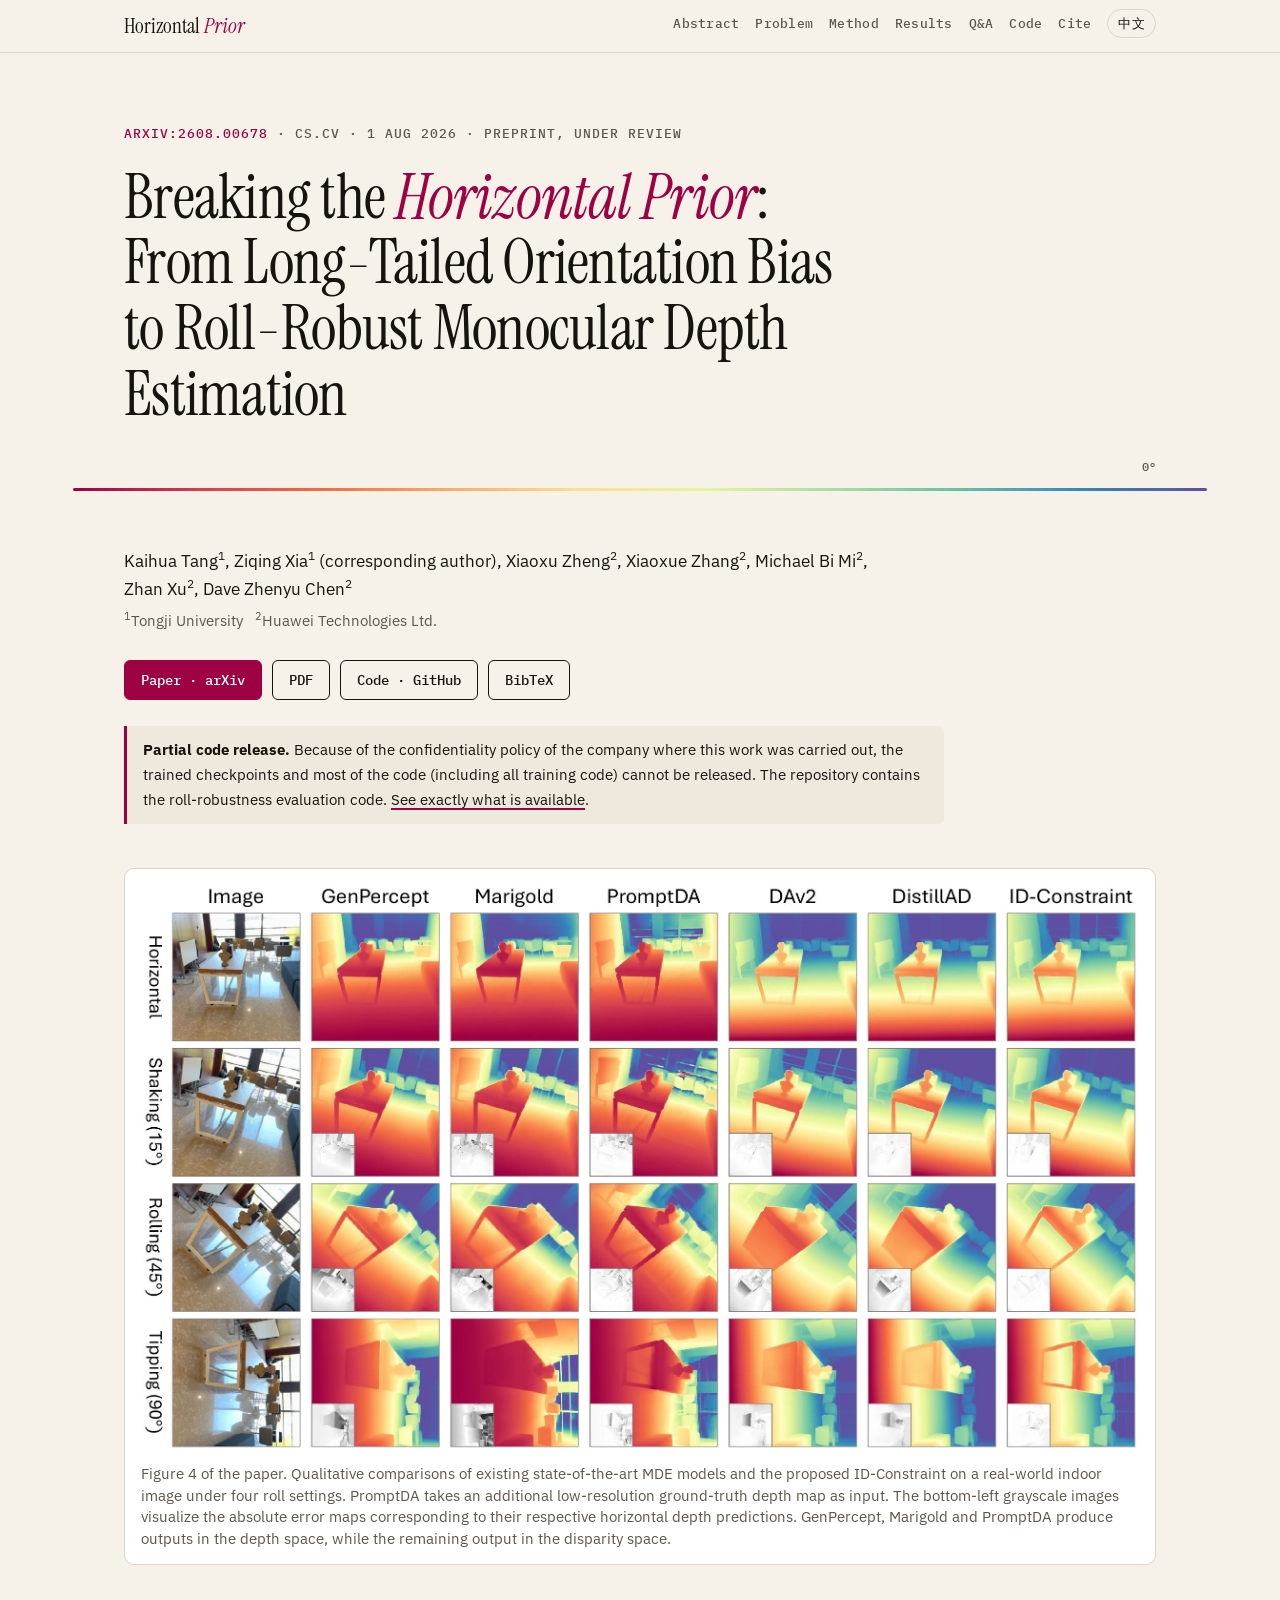
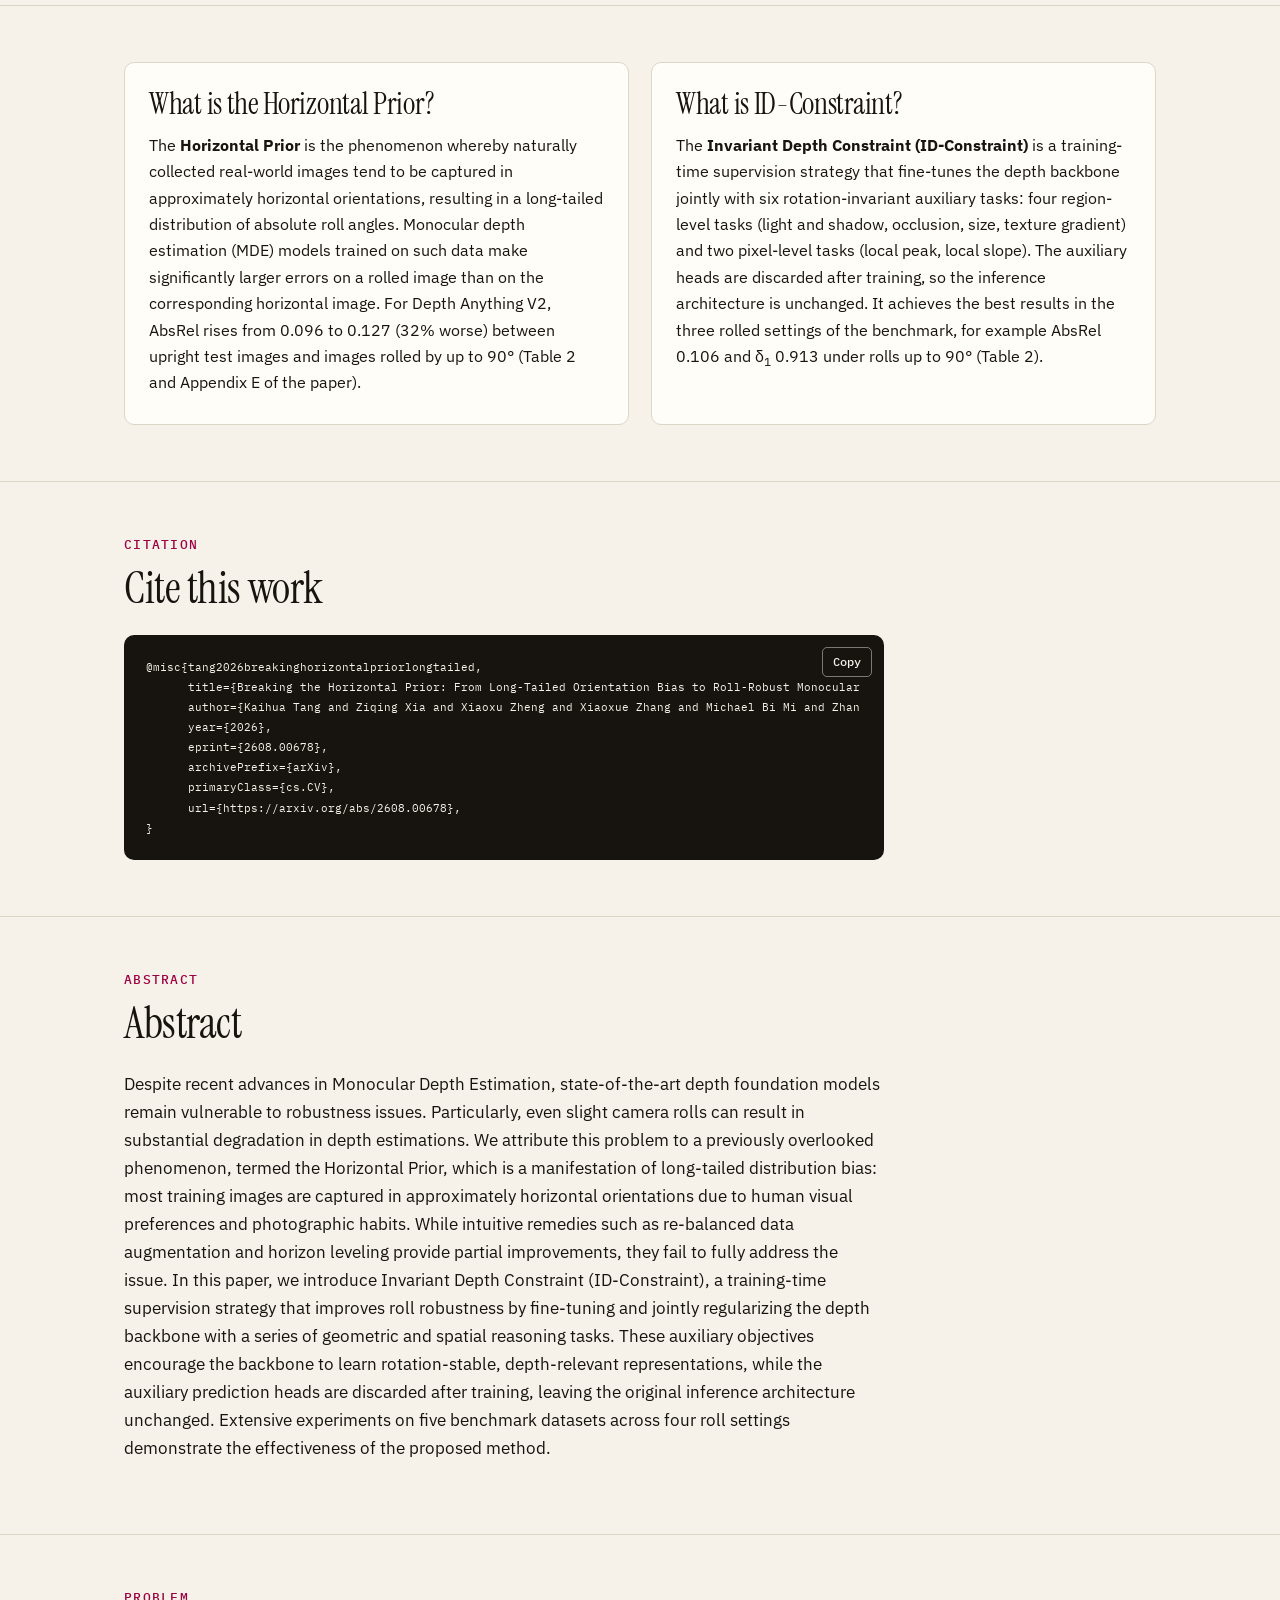
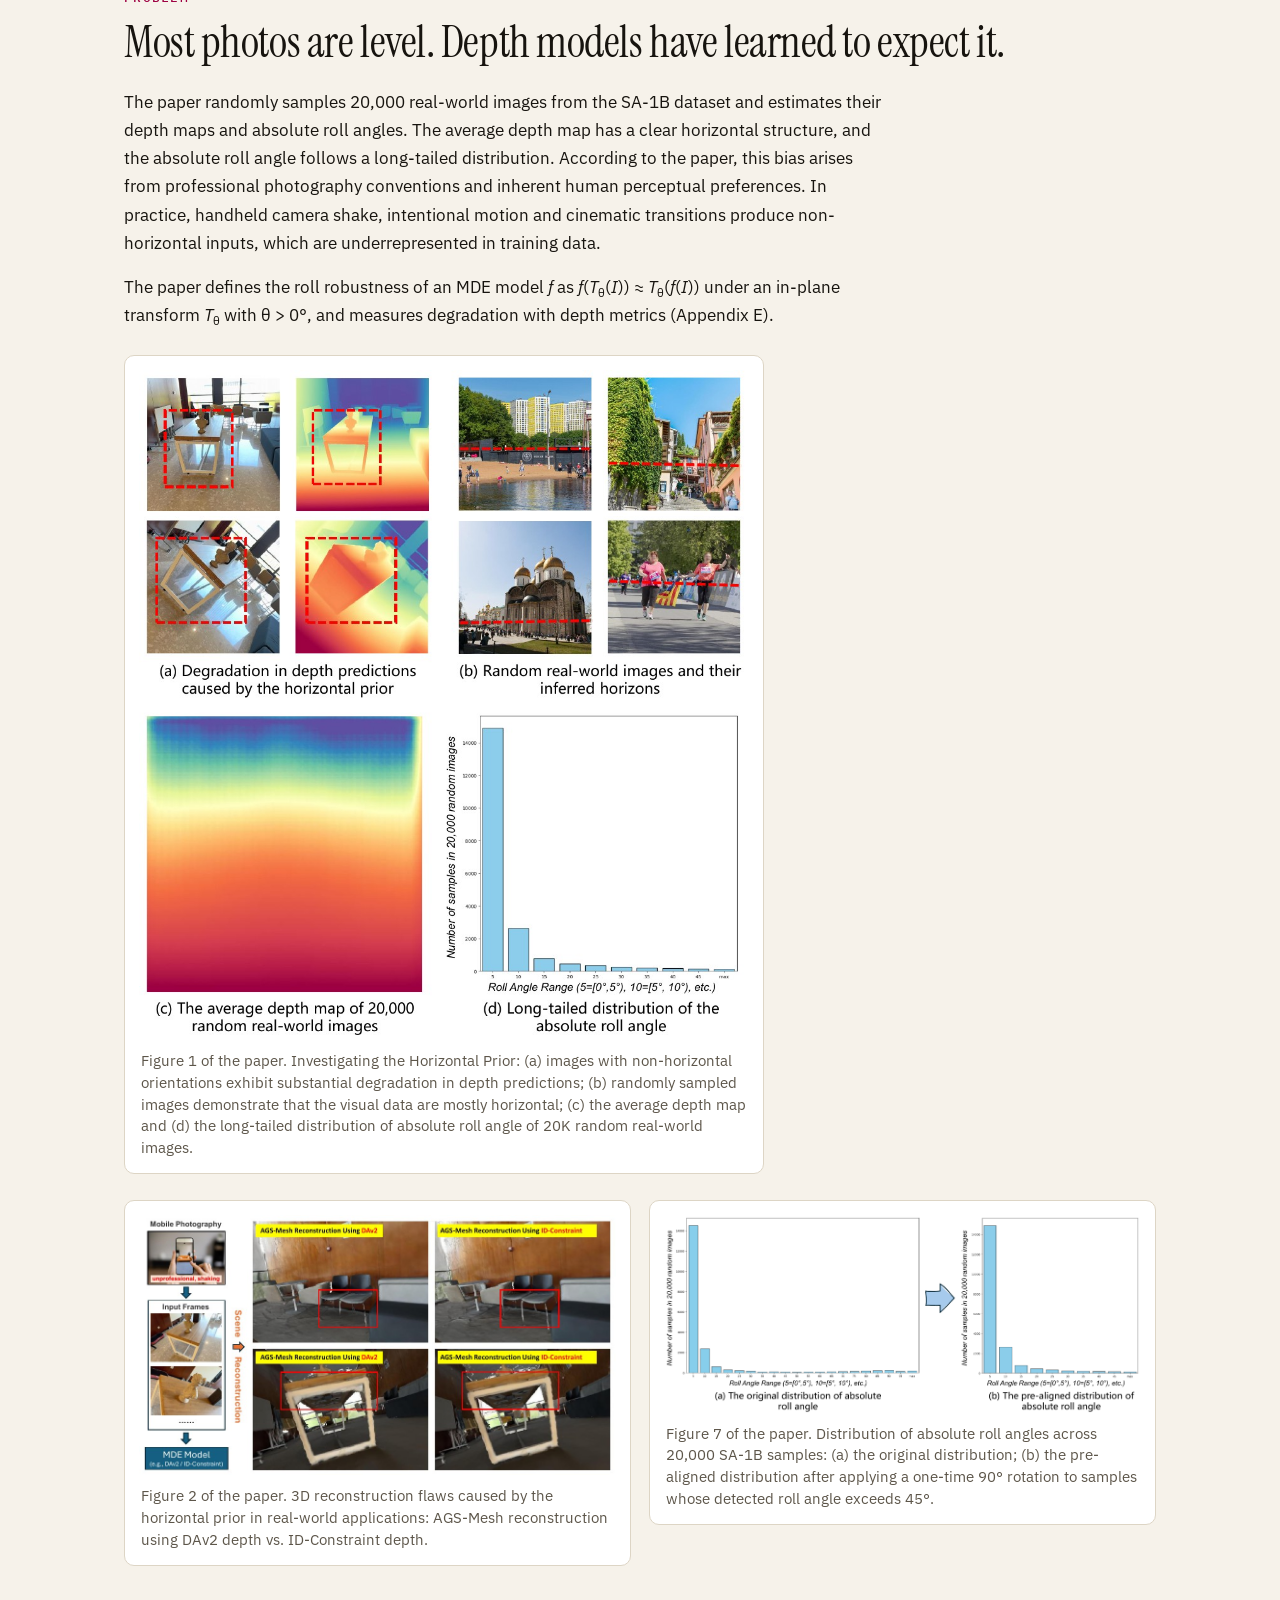
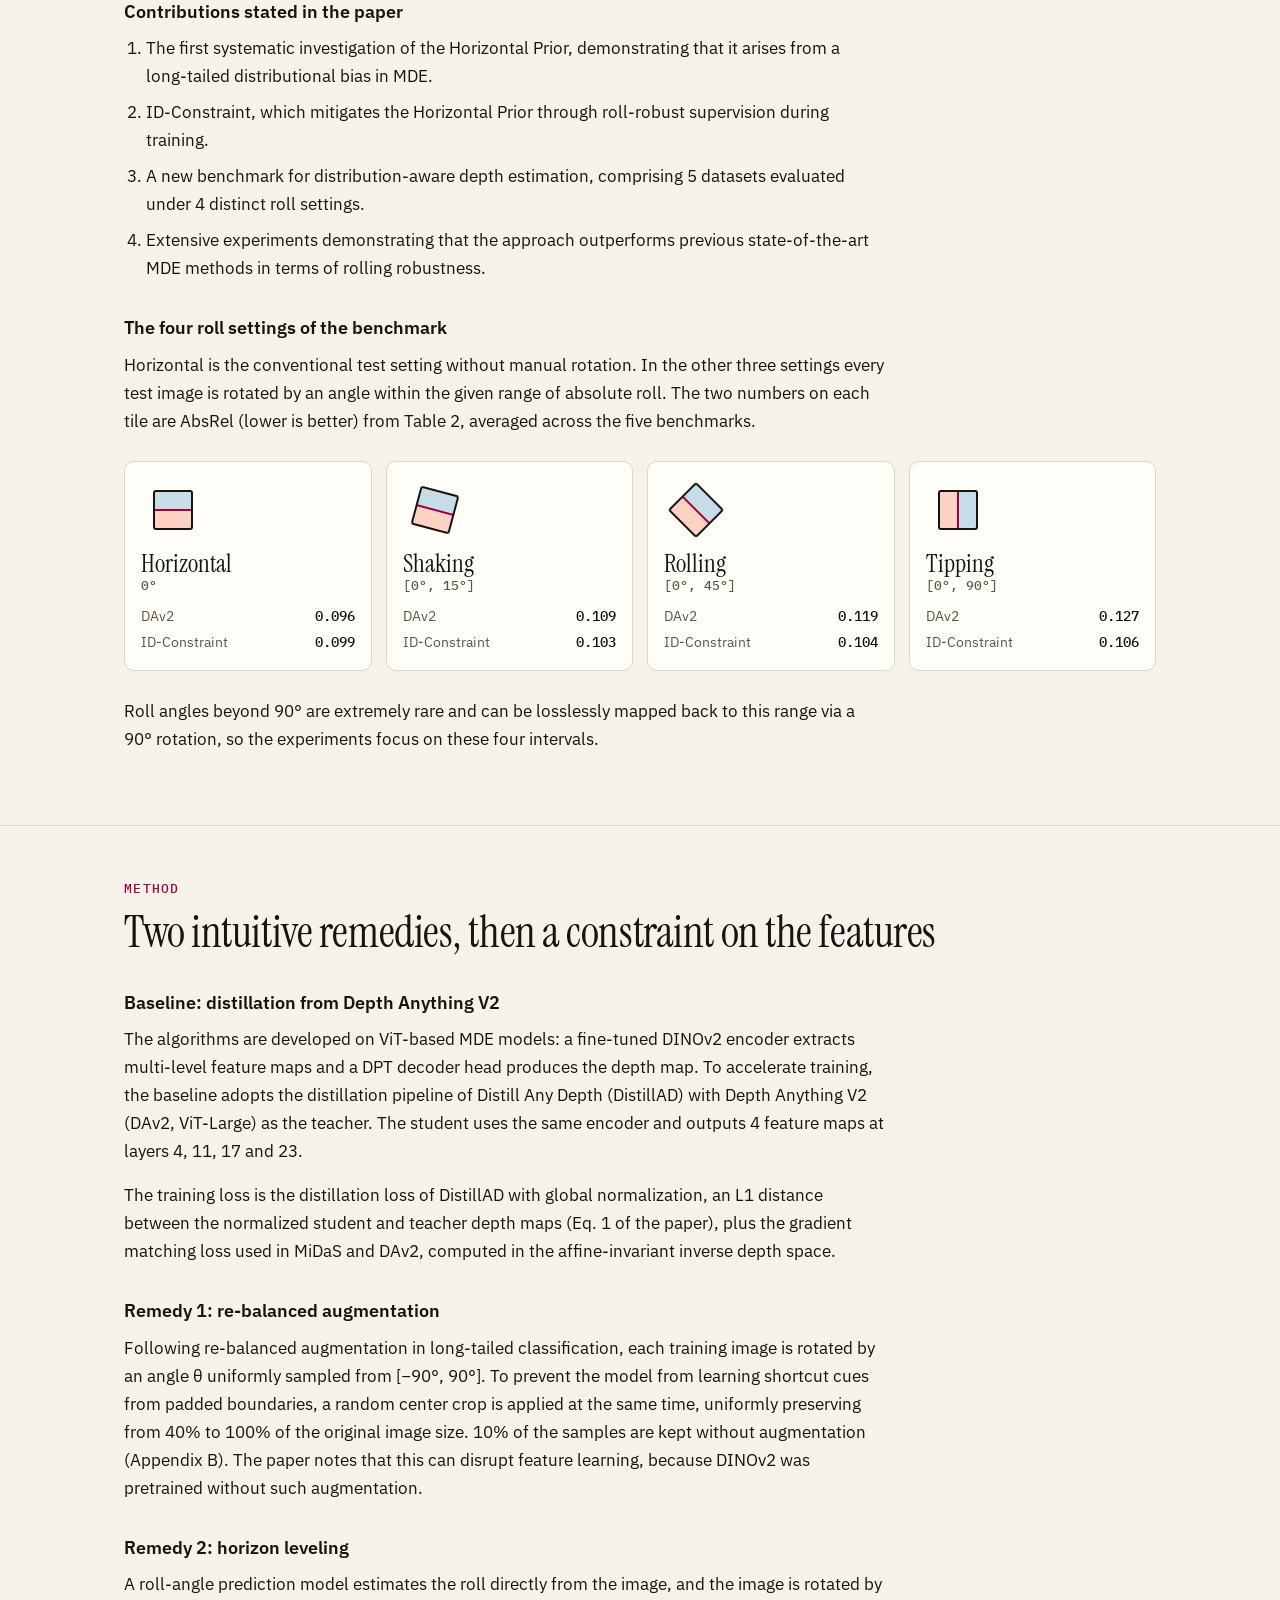
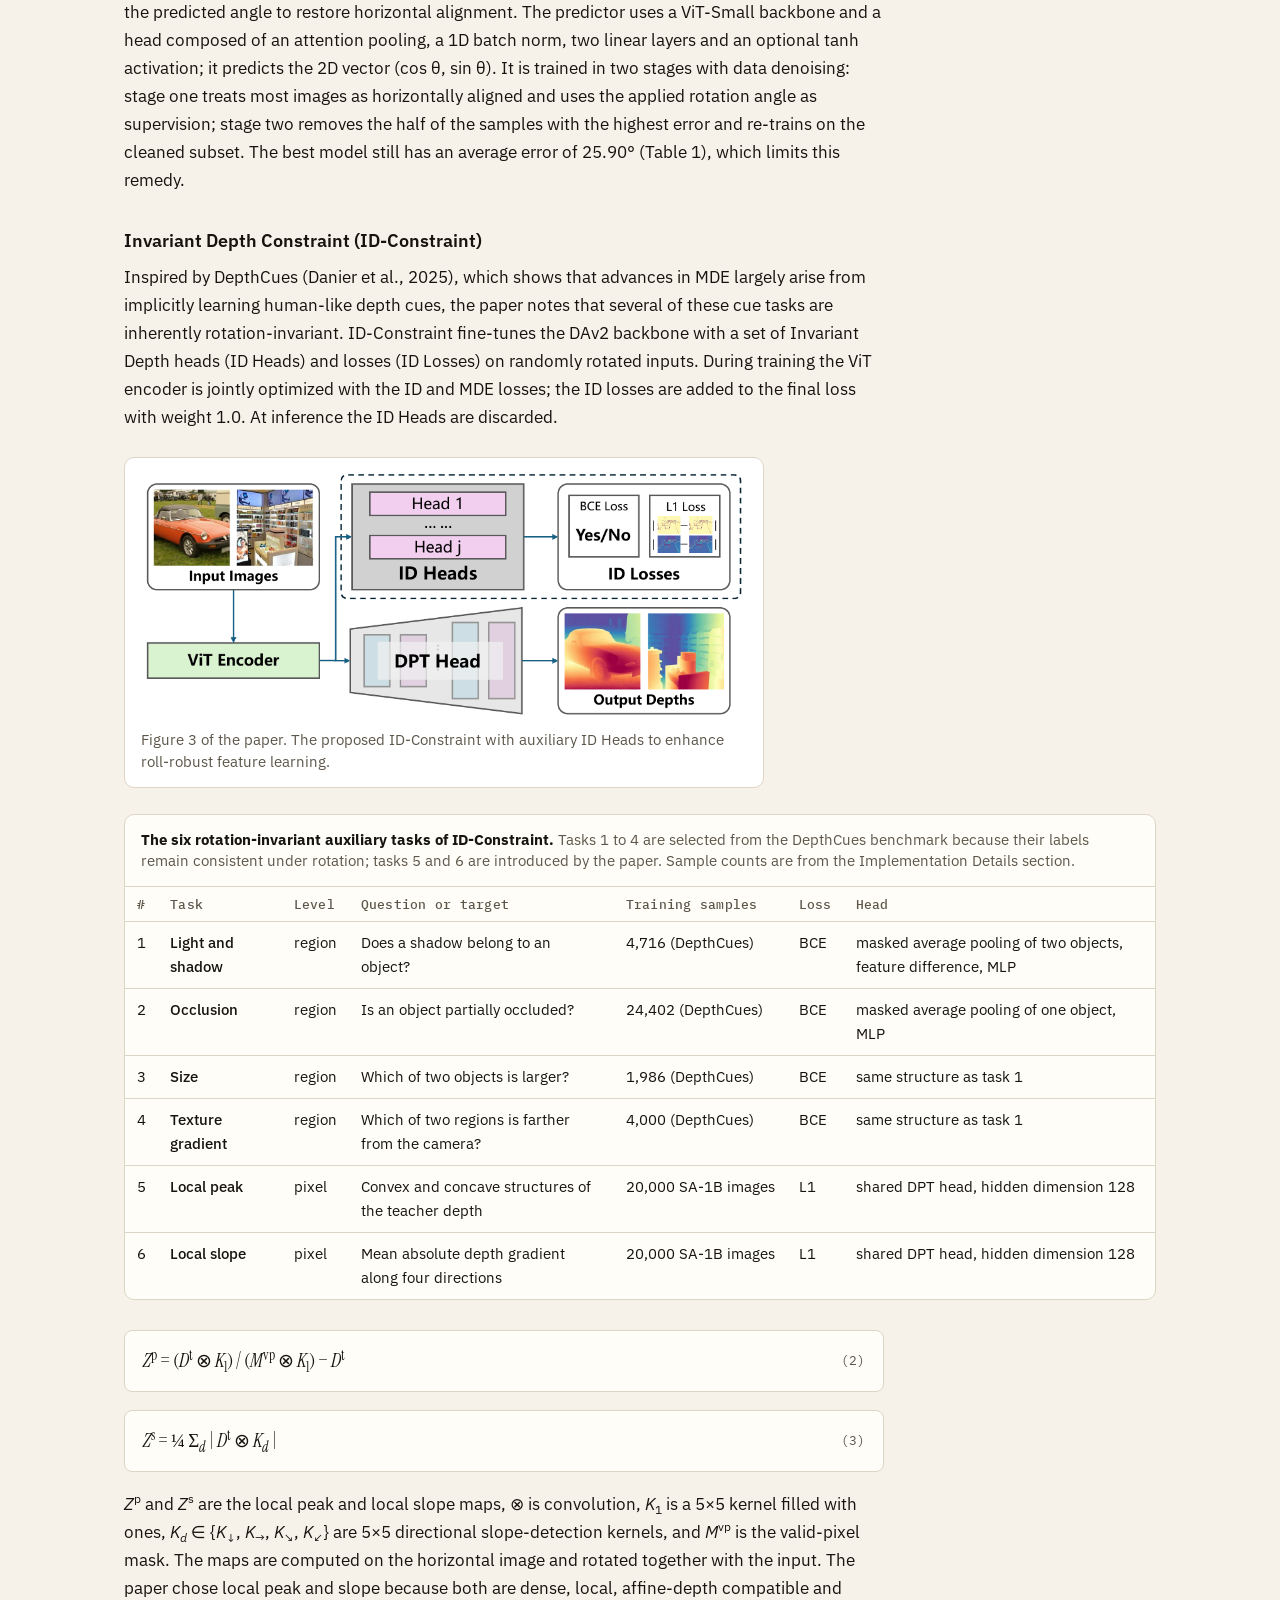
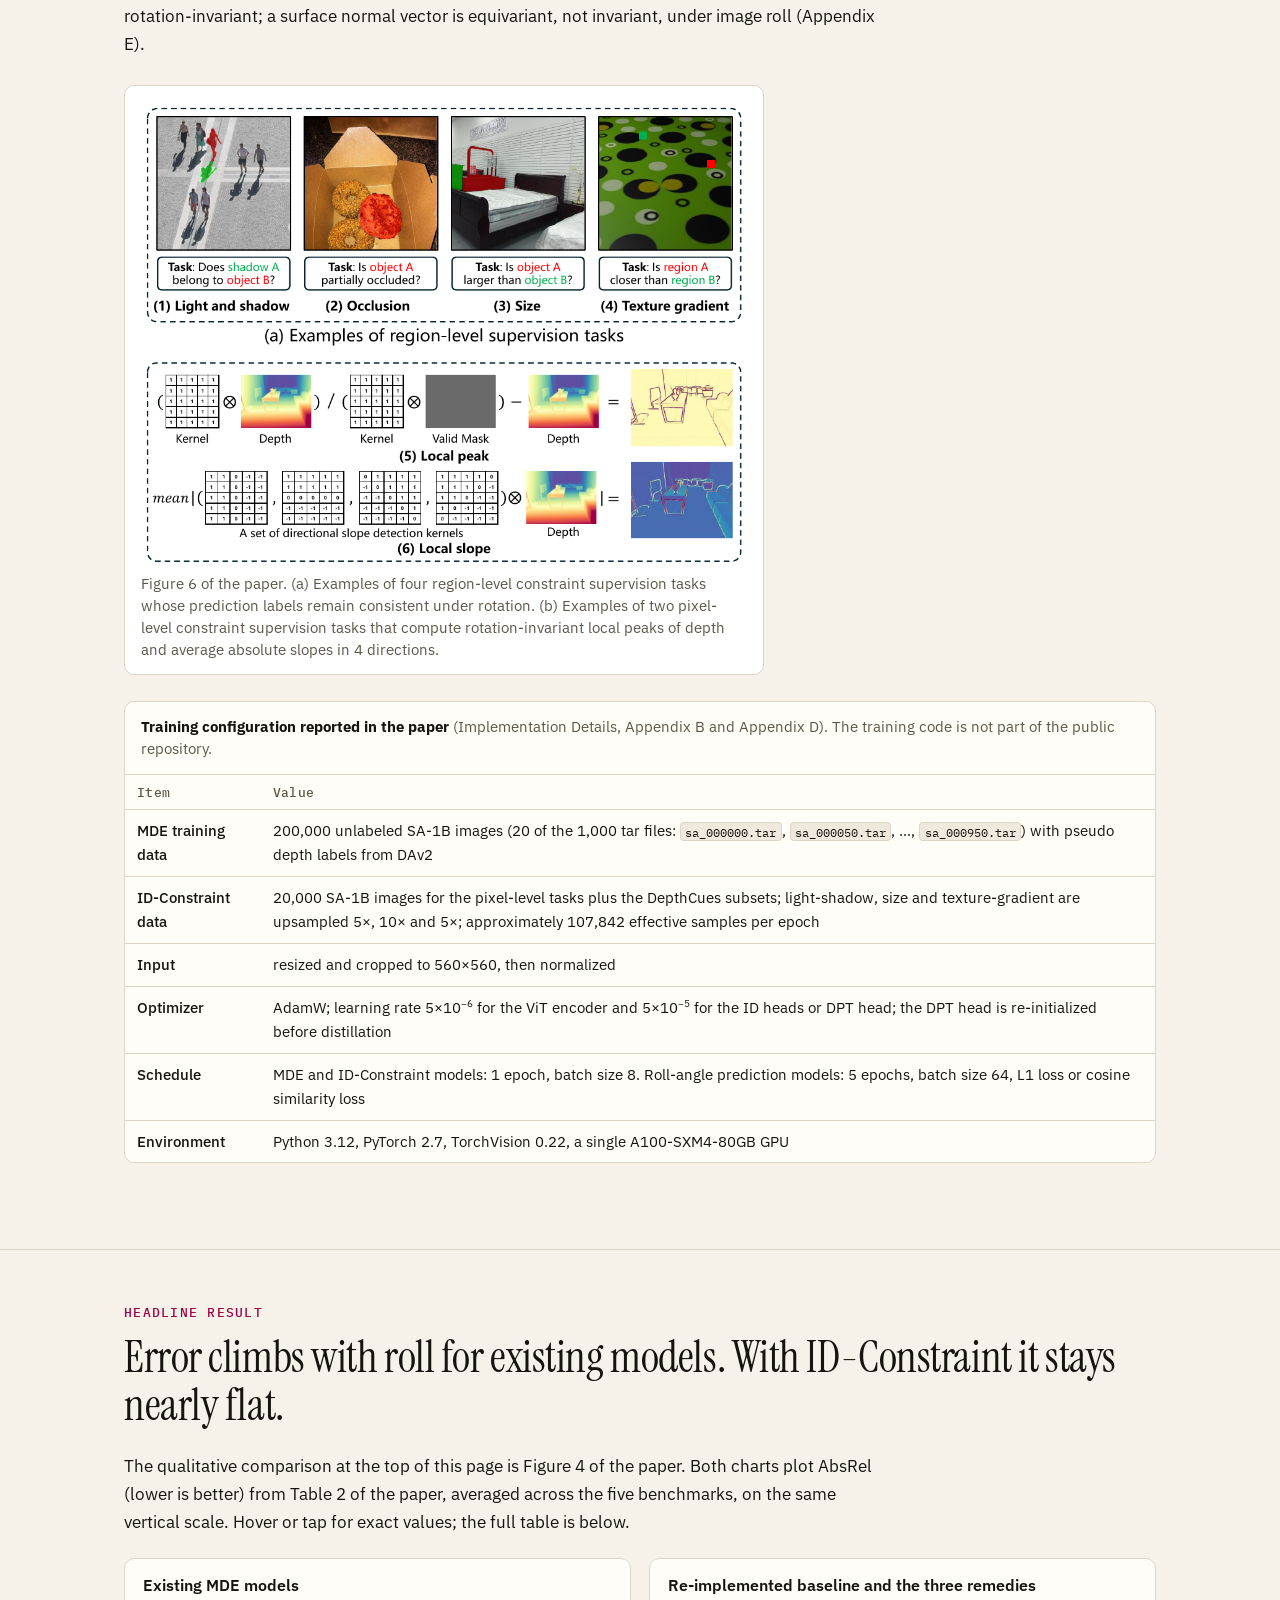
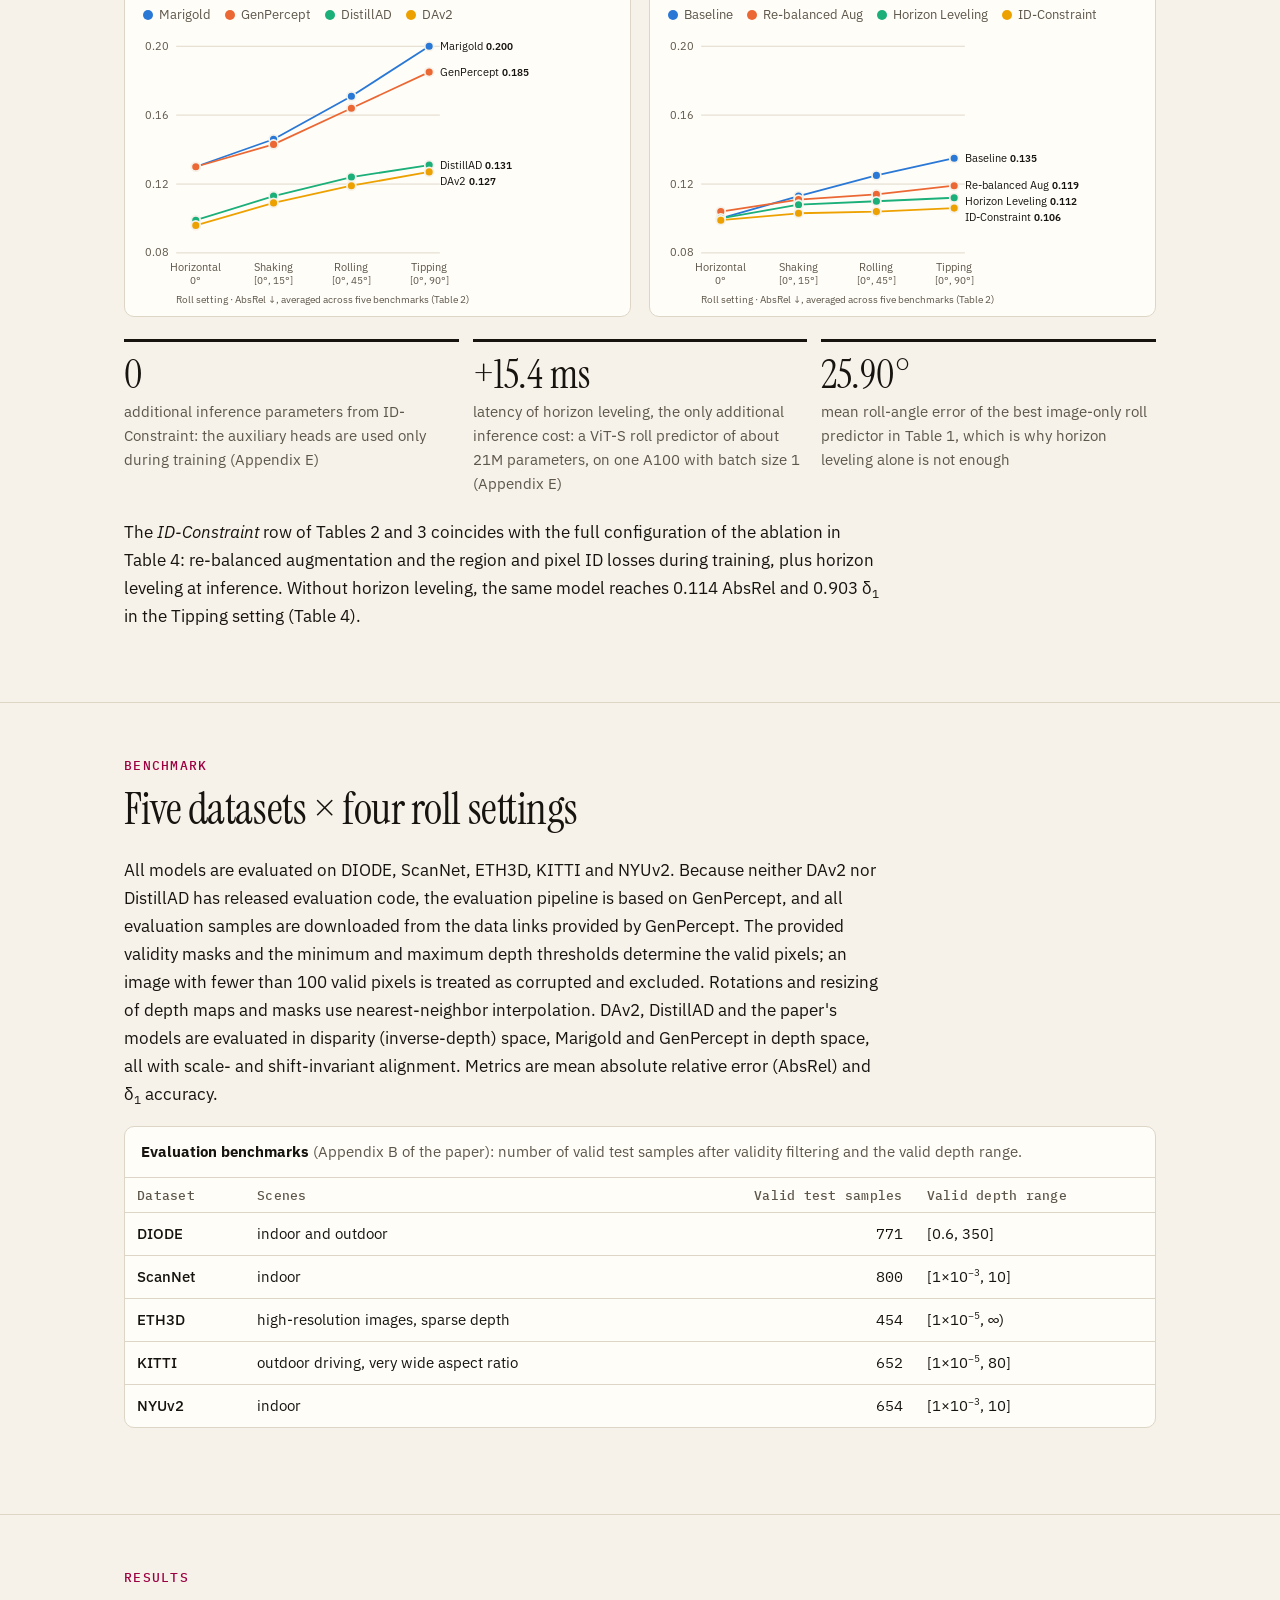
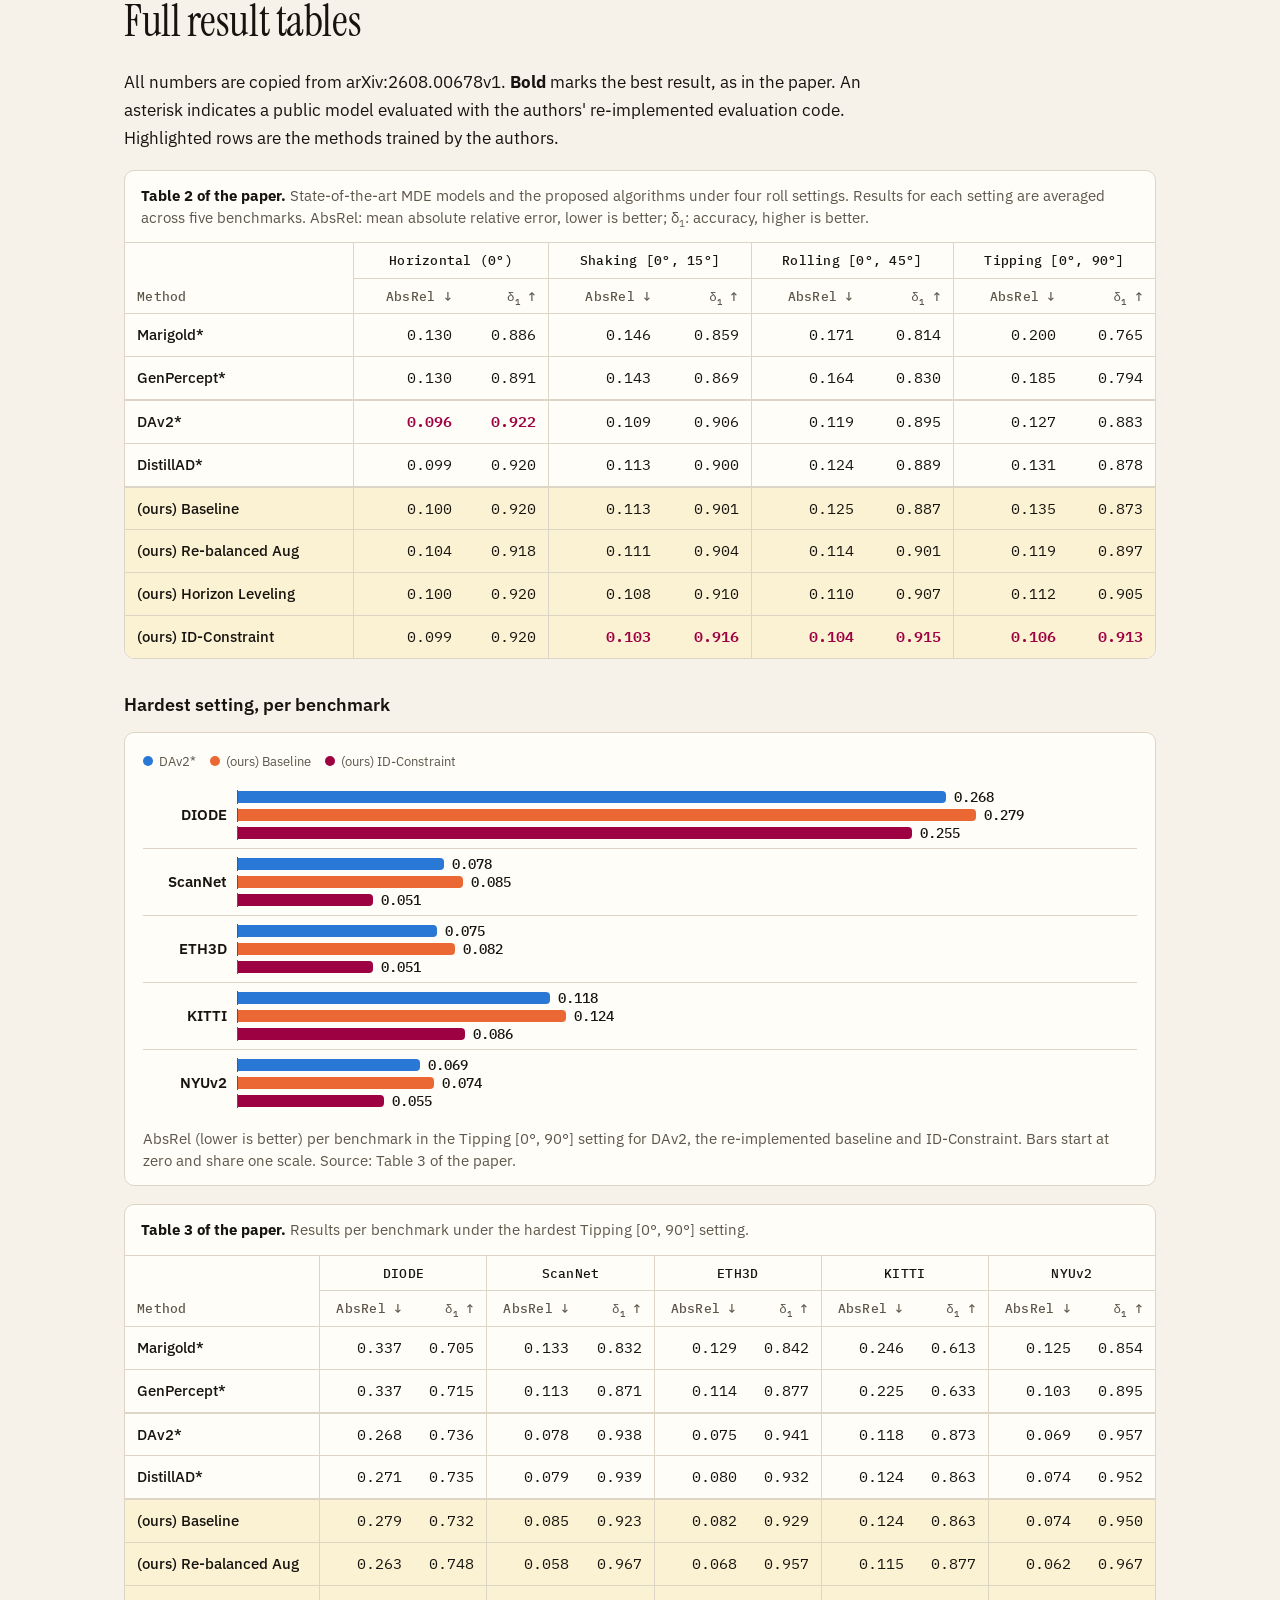
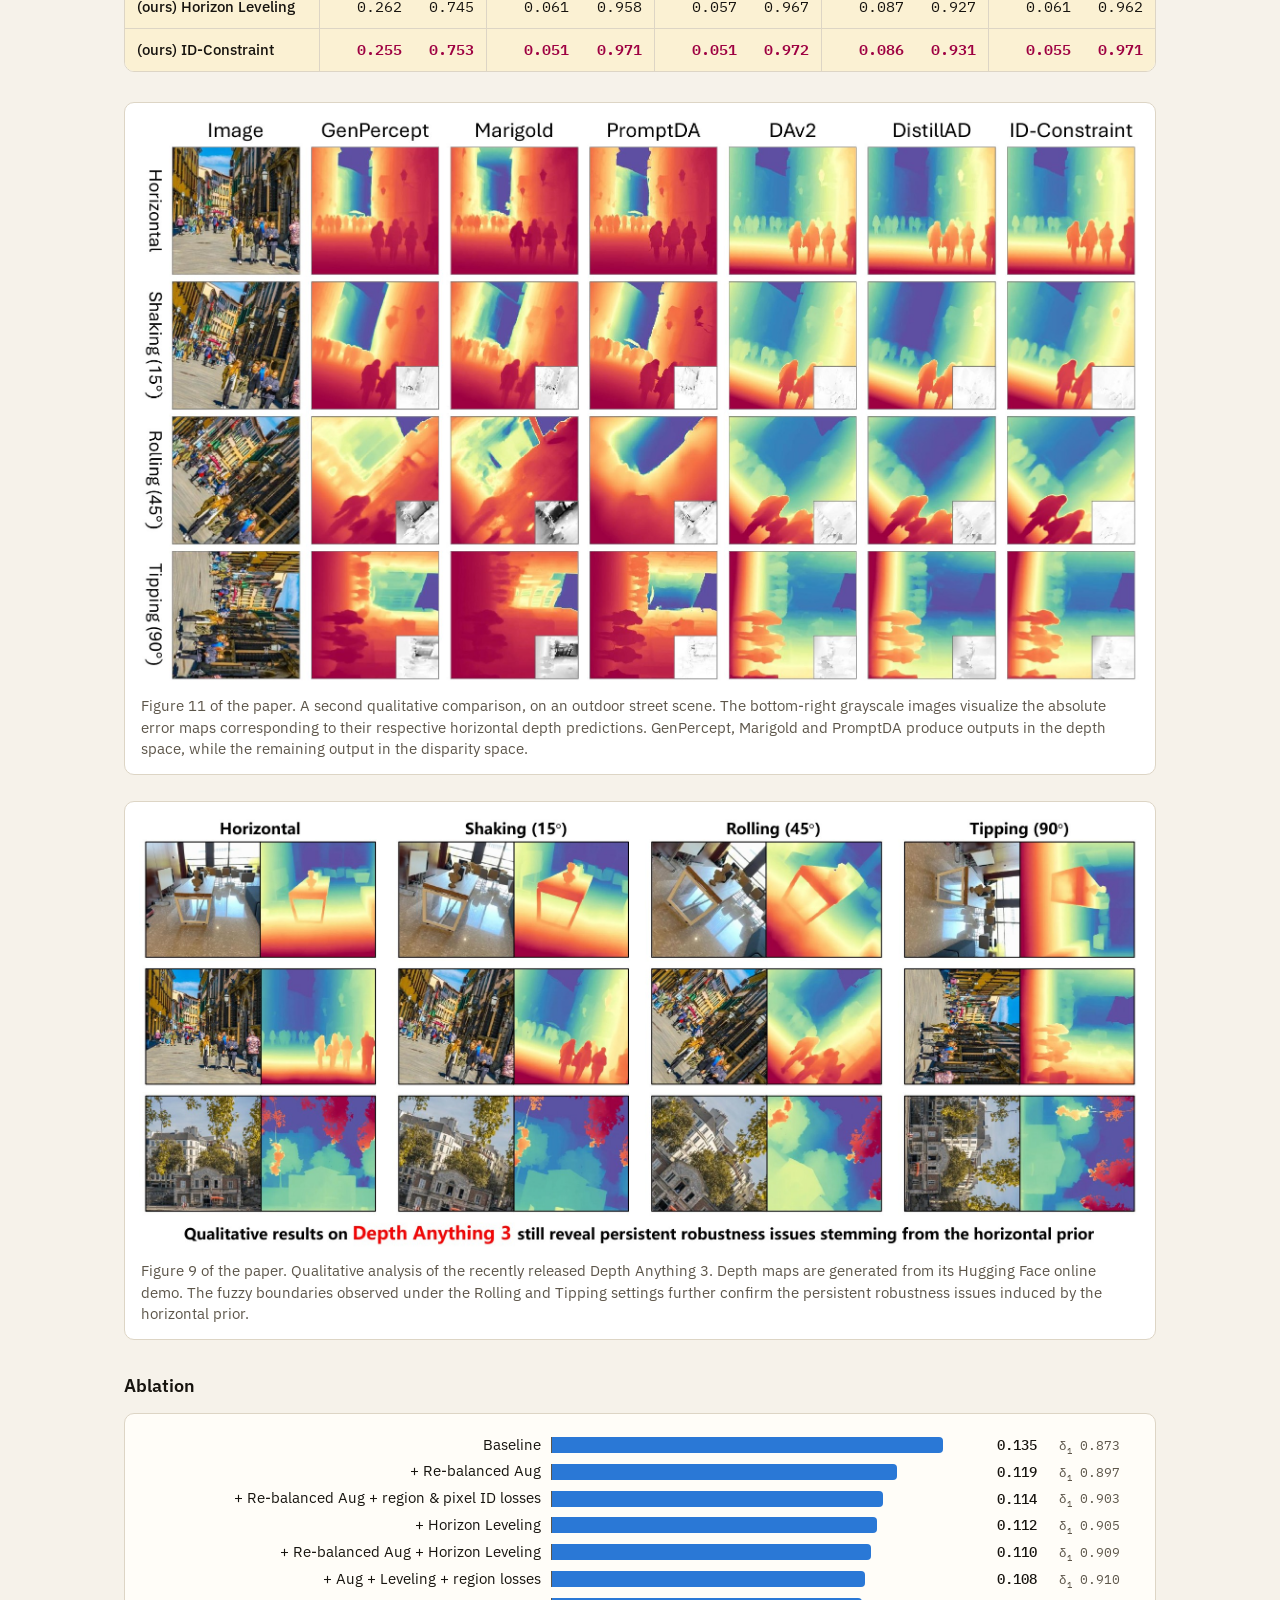
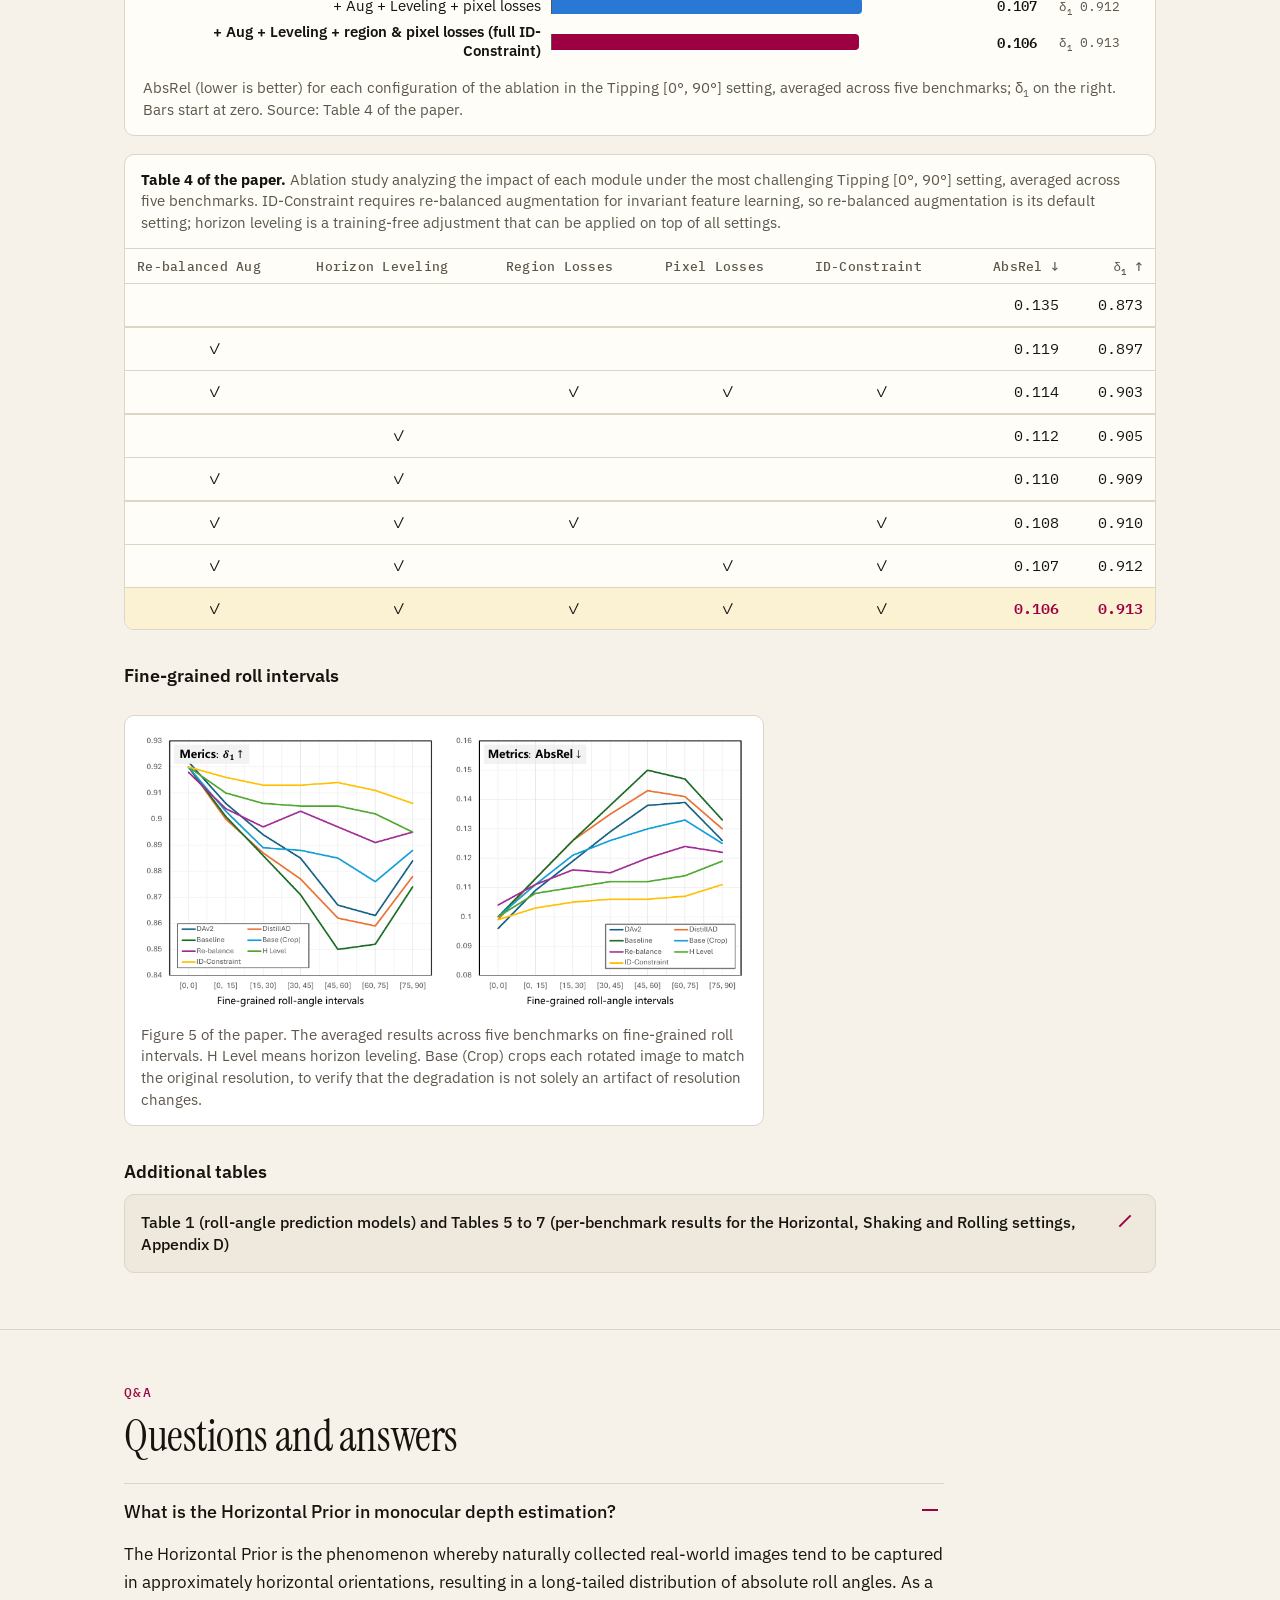
<file: site/index.html>
<!doctype html>
<html lang="en">
<head>
<meta charset="utf-8">
<meta name="viewport" content="width=device-width, initial-scale=1">
<title>Breaking the Horizontal Prior: Roll-Robust Monocular Depth Estimation with ID-Constraint | arXiv 2026</title>
<meta name="description" content="The Horizontal Prior is the long-tailed bias of real-world images toward horizontal camera orientation, which makes monocular depth estimation models degrade under camera roll. ID-Constraint fine-tunes the depth backbone with six rotation-invariant auxiliary tasks and adds no inference parameters.">
<meta name="keywords" content="monocular depth estimation, horizontal prior, camera roll robustness, long-tailed distribution bias, Invariant Depth Constraint, ID-Constraint, horizon leveling, re-balanced augmentation, Depth Anything V2, DINOv2, DepthCues, rotation-invariant auxiliary tasks">
<meta name="author" content="Kaihua Tang, Ziqing Xia, Xiaoxu Zheng, Xiaoxue Zhang, Michael Bi Mi, Zhan Xu, Dave Zhenyu Chen">
<link rel="canonical" href="https://kaihuatang.github.io/Horizontal-Prior/">
<link rel="alternate" hreflang="en" href="https://kaihuatang.github.io/Horizontal-Prior/">
<link rel="alternate" hreflang="zh-CN" href="https://kaihuatang.github.io/Horizontal-Prior/zh/">
<link rel="alternate" hreflang="x-default" href="https://kaihuatang.github.io/Horizontal-Prior/">
<link rel="alternate" type="text/markdown" title="LLM-readable summary" href="llms.txt">

<meta name="citation_title" content="Breaking the Horizontal Prior: From Long-Tailed Orientation Bias to Roll-Robust Monocular Depth Estimation">
<meta name="citation_author" content="Tang, Kaihua">
<meta name="citation_author" content="Xia, Ziqing">
<meta name="citation_author" content="Zheng, Xiaoxu">
<meta name="citation_author" content="Zhang, Xiaoxue">
<meta name="citation_author" content="Mi, Michael Bi">
<meta name="citation_author" content="Xu, Zhan">
<meta name="citation_author" content="Chen, Dave Zhenyu">
<meta name="citation_publication_date" content="2026/08/01">
<meta name="citation_arxiv_id" content="2608.00678">
<meta name="citation_pdf_url" content="https://arxiv.org/pdf/2608.00678">
<meta name="citation_abstract_html_url" content="https://arxiv.org/abs/2608.00678">

<meta property="og:type" content="article">
<meta property="og:title" content="Breaking the Horizontal Prior: Roll-Robust Monocular Depth Estimation">
<meta property="og:description" content="Depth foundation models degrade when the camera rolls. The paper traces this to a long-tailed orientation bias, the Horizontal Prior, and proposes the Invariant Depth Constraint (ID-Constraint).">
<meta property="og:url" content="https://kaihuatang.github.io/Horizontal-Prior/">
<meta property="og:image" content="https://kaihuatang.github.io/Horizontal-Prior/assets/og-image.jpg">
<meta name="twitter:card" content="summary_large_image">

<link rel="preconnect" href="https://fonts.googleapis.com">
<link rel="preconnect" href="https://fonts.gstatic.com" crossorigin>
<link href="https://fonts.googleapis.com/css2?family=IBM+Plex+Mono:wght@400;500&family=IBM+Plex+Sans:ital,wght@0,400;0,500;0,600;1,400&family=Instrument+Serif:ital@0;1&display=swap" rel="stylesheet">
<link rel="stylesheet" href="style.css">

<script type="application/ld+json">
{
 "@context": "https://schema.org",
 "@graph": [
  {
   "@type": "ScholarlyArticle",
   "@id": "https://arxiv.org/abs/2608.00678",
   "headline": "Breaking the Horizontal Prior: From Long-Tailed Orientation Bias to Roll-Robust Monocular Depth Estimation",
   "name": "Breaking the Horizontal Prior: From Long-Tailed Orientation Bias to Roll-Robust Monocular Depth Estimation",
   "author": [
    {
     "@type": "Person",
     "name": "Kaihua Tang",
     "affiliation": {
      "@type": "Organization",
      "name": "Tongji University"
     }
    },
    {
     "@type": "Person",
     "name": "Ziqing Xia",
     "affiliation": {
      "@type": "Organization",
      "name": "Tongji University"
     }
    },
    {
     "@type": "Person",
     "name": "Xiaoxu Zheng",
     "affiliation": {
      "@type": "Organization",
      "name": "Huawei Technologies Ltd."
     }
    },
    {
     "@type": "Person",
     "name": "Xiaoxue Zhang",
     "affiliation": {
      "@type": "Organization",
      "name": "Huawei Technologies Ltd."
     }
    },
    {
     "@type": "Person",
     "name": "Michael Bi Mi",
     "affiliation": {
      "@type": "Organization",
      "name": "Huawei Technologies Ltd."
     }
    },
    {
     "@type": "Person",
     "name": "Zhan Xu",
     "affiliation": {
      "@type": "Organization",
      "name": "Huawei Technologies Ltd."
     }
    },
    {
     "@type": "Person",
     "name": "Dave Zhenyu Chen",
     "affiliation": {
      "@type": "Organization",
      "name": "Huawei Technologies Ltd."
     }
    }
   ],
   "datePublished": "2026-08-01",
   "dateModified": "2026-08-01",
   "inLanguage": "en",
   "url": "https://arxiv.org/abs/2608.00678",
   "sameAs": [
    "https://arxiv.org/pdf/2608.00678",
    "https://kaihuatang.github.io/Horizontal-Prior/"
   ],
   "identifier": {
    "@type": "PropertyValue",
    "propertyID": "arXiv",
    "value": "2608.00678"
   },
   "keywords": "monocular depth estimation, horizontal prior, camera roll robustness, long-tailed distribution bias, Invariant Depth Constraint, ID-Constraint, horizon leveling, Depth Anything V2",
   "abstract": "Despite recent advances in Monocular Depth Estimation, state-of-the-art depth foundation models remain vulnerable to robustness issues. Particularly, even slight camera rolls can result in substantial degradation in depth estimations. We attribute this problem to a previously overlooked phenomenon, termed the Horizontal Prior, which is a manifestation of long-tailed distribution bias: most training images are captured in approximately horizontal orientations due to human visual preferences and photographic habits. While intuitive remedies such as re-balanced data augmentation and horizon leveling provide partial improvements, they fail to fully address the issue. In this paper, we introduce Invariant Depth Constraint (ID-Constraint), a training-time supervision strategy that improves roll robustness by fine-tuning and jointly regularizing the depth backbone with a series of geometric and spatial reasoning tasks. These auxiliary objectives encourage the backbone to learn rotation-stable, depth-relevant representations, while the auxiliary prediction heads are discarded after training, leaving the original inference architecture unchanged. Extensive experiments on five benchmark datasets across four roll settings demonstrate the effectiveness of the proposed method."
  },
  {
   "@type": "SoftwareSourceCode",
   "name": "Horizontal-Prior",
   "description": "Evaluation code for roll-robust monocular depth estimation: DIODE, ScanNet, ETH3D, KITTI and NYUv2 under four roll settings (Horizontal, Shaking, Rolling, Tipping) for Depth Anything V2 architecture checkpoints, with optional horizon leveling, in PyTorch. Trained checkpoints and training code are not released.",
   "codeRepository": "https://github.com/KaihuaTang/Horizontal-Prior",
   "programmingLanguage": "Python",
   "license": "https://www.apache.org/licenses/LICENSE-2.0",
   "citation": {
    "@id": "https://arxiv.org/abs/2608.00678"
   }
  },
  {
   "@type": "FAQPage",
   "inLanguage": "en",
   "url": "https://kaihuatang.github.io/Horizontal-Prior/",
   "mainEntity": [
    {
     "@type": "Question",
     "name": "Table 1 (roll-angle prediction models) and Tables 5 to 7 (per-benchmark results for the Horizontal, Shaking and Rolling settings, Appendix D)\n    \n      \n        Table 1 of the paper. Roll-angle prediction models under different configurations: training stage, output activation and training loss. Angle error is the mean error in degrees on the five benchmark datasets under the Tipping scenario.\n        StageActivationL1 lossCOS lossAngle error (°)\n        \n          Stage-1tanh✓45.69\n          Stage-1tanh✓47.94\n          Stage-2none✓✓28.53\n          Stage-2none✓40.41\n          Stage-2none✓46.32\n          Stage-2tanh✓✓29.49\n          Stage-2tanh✓31.99\n          Stage-2tanh✓25.90\n        \n      \n    \n    Table 5 of the paper. Results per benchmark under the Horizontal (0°) setting, the conventional test setting without manual rotation.MethodDIODEScanNetETH3DKITTINYUv2AbsRel ↓δ1 ↑AbsRel ↓δ1 ↑AbsRel ↓δ1 ↑AbsRel ↓δ1 ↑AbsRel ↓δ1 ↑Marigold*0.2790.7760.0720.9460.0680.9560.1370.8210.0610.958GenPercept*0.2970.7640.0620.9590.0730.9510.1300.8410.0580.963DAv2*0.2450.7620.0420.9790.0430.9830.0770.9440.0440.979DistillAD*0.2460.7580.0460.9780.0500.9770.0740.9430.0470.977(ours) Baseline0.2520.7560.0460.9770.0450.9810.0770.9430.0470.977(ours) Re-balanced Aug0.2510.7580.0490.9770.0580.9730.0830.9370.0510.977(ours) Horizon Leveling0.2520.7560.0460.9770.0450.9810.0770.9430.0470.977(ours) ID-Constraint0.2510.7570.0450.9770.0430.9810.0770.9440.0470.977\n    Table 6 of the paper. Results per benchmark under the Shaking [0°, 15°] setting.MethodDIODEScanNetETH3DKITTINYUv2AbsRel ↓δ1 ↑AbsRel ↓δ1 ↑AbsRel ↓δ1 ↑AbsRel ↓δ1 ↑AbsRel ↓δ1 ↑Marigold*0.2940.7580.0890.9170.0800.9390.1610.7580.0690.950GenPercept*0.3060.7520.0810.9290.0800.9440.1490.7930.0640.956DAv2*0.2500.7550.0490.9720.0510.9760.1150.8810.0490.977DistillAD*0.2520.7500.0530.9700.0590.9690.1220.8710.0530.974(ours) Baseline0.2560.7510.0530.9680.0550.9710.1180.8740.0510.975(ours) Re-balanced Aug0.2530.7570.0470.9770.0560.9730.1190.8660.0520.976(ours) Horizon Leveling0.2590.7480.0590.9590.0560.9690.0800.9390.0530.970(ours) ID-Constraint0.2540.7540.0490.9720.0490.9750.0800.9410.0490.974\n    Table 7 of the paper. Results per benchmark under the Rolling [0°, 45°] setting.MethodDIODEScanNetETH3DKITTINYUv2AbsRel ↓δ1 ↑AbsRel ↓δ1 ↑AbsRel ↓δ1 ↑AbsRel ↓δ1 ↑AbsRel ↓δ1 ↑Marigold*0.3190.7290.1100.8780.1080.8890.1980.6820.0910.918GenPercept*0.3260.7250.0940.9080.0950.9150.1900.6970.0810.933DAv2*0.2570.7480.0640.9560.0650.9580.1180.8770.0600.969DistillAD*0.2610.7440.0680.9530.0730.9510.1250.8660.0660.963(ours) Baseline0.2670.7420.0710.9450.0730.9480.1210.8690.0640.964(ours) Re-balanced Aug0.2580.7530.0510.9730.0620.9640.1150.8750.0570.972(ours) Horizon Leveling0.2620.7450.0600.9570.0560.9680.0840.9340.0560.966(ours) ID-Constraint0.2550.7540.0510.9710.0500.9730.0840.9350.0510.973\n    \n  \n\n\n\n  \n    Q&A\n    Questions and answers\n\n    \n      What is the Horizontal Prior in monocular depth estimation?",
     "acceptedAnswer": {
      "@type": "Answer",
      "text": "The Horizontal Prior is the phenomenon whereby naturally collected real-world images tend to be captured in approximately horizontal orientations, resulting in a long-tailed distribution of absolute roll angles. As a consequence, the depth estimation error for an image with roll angle θ > 0° is significantly larger than for the corresponding horizontal image. The paper presents it as a new source of long-tailed bias in monocular depth estimation and supports it with three pieces of evidence: natural photographic data and the averaged depth map of 20,000 SA-1B images, the degradation of multiple MDE models when controlled roll increases, and a fine-grained roll analysis in which model behavior correlates with the roll distribution."
     }
    },
    {
     "@type": "Question",
     "name": "How much do depth models such as Depth Anything V2 degrade when the camera rolls?",
     "acceptedAnswer": {
      "@type": "Answer",
      "text": "Averaged over five benchmarks, the AbsRel of Depth Anything V2 rises from 0.096 to 0.127 (32% worse) and δ1 falls from 0.922 to 0.883 (3.9 points) between the Horizontal and Tipping [0°, 90°] settings. For the single image of Figure 1(a) rolled by 45°, AbsRel degrades by 45.7% (0.138 to 0.201) and δ1 by 8.7 points (0.869 to 0.782). Marigold goes from 0.130 to 0.200 AbsRel, GenPercept from 0.130 to 0.185 and Distill Any Depth from 0.099 to 0.131 (Table 2 and Appendix E)."
     }
    },
    {
     "@type": "Question",
     "name": "Why is rotation augmentation alone not enough?",
     "acceptedAnswer": {
      "@type": "Answer",
      "text": "Re-balanced augmentation, which rotates training images by an angle uniformly sampled from [−90°, 90°], improves the Tipping setting from 0.135 to 0.119 AbsRel, but it is slightly worse than the baseline on upright images (0.104 vs. 0.100 AbsRel in the Horizontal setting, Table 2). The paper explains that it can disrupt feature learning: DINOv2 was pretrained without such augmentation, so it may enlarge the domain gap between pretraining and fine-tuning data."
     }
    },
    {
     "@type": "Question",
     "name": "Why not simply level the horizon before predicting depth?",
     "acceptedAnswer": {
      "@type": "Answer",
      "text": "Horizon leveling needs the roll angle. Commercial solutions typically rely on hardware sensors such as an IMU, which are unavailable for image datasets, and estimating roll from a single image is inaccurate: the best roll-angle predictor in the paper has a mean error of 25.90° (Table 1), and adapting PerspectiveFields improves it to 18.7° on the same test data (Appendix E). Since even mild rotations of [0°, 15°] already cause substantial degradation, horizon leveling alone reaches 0.112 AbsRel in the Tipping setting, compared with 0.106 for ID-Constraint (Table 2)."
     }
    },
    {
     "@type": "Question",
     "name": "Does ID-Constraint make inference slower or the model larger?",
     "acceptedAnswer": {
      "@type": "Answer",
      "text": "No. ID-Constraint adds zero inference parameters, because the auxiliary ID Heads are used only during training and are discarded afterwards. The only additional inference cost in the reported configuration is horizon leveling, which uses a ViT-S roll-angle predictor of about 21M parameters and adds 15.4 ms latency on one A100 with batch size 1 (Appendix E)."
     }
    },
    {
     "@type": "Question",
     "name": "Why local peak and local slope instead of surface normals?",
     "acceptedAnswer": {
      "@type": "Answer",
      "text": "The paper chose local peak and local slope because both are dense, local, compatible with affine-invariant depth, and rotation-invariant. Surface normals also have potential but are not a direct replacement: a normal vector is equivariant, not invariant, under image roll, because its components rotate with the image coordinate system (Appendix E)."
     }
    },
    {
     "@type": "Question",
     "name": "Does ID-Constraint hurt accuracy on ordinary upright images?",
     "acceptedAnswer": {
      "@type": "Answer",
      "text": "In the Horizontal setting ID-Constraint obtains 0.099 AbsRel and 0.920 δ1, compared with 0.100 and 0.920 for the re-implemented baseline trained under the same conditions (Table 2). Depth Anything V2 is slightly better in this setting (0.096 and 0.922); the paper attributes this to the weaker performance of the re-implemented baseline, since the training code of DAv2 is not public."
     }
    },
    {
     "@type": "Question",
     "name": "Are the improvements statistically reliable?",
     "acceptedAnswer": {
      "@type": "Answer",
      "text": "The paper reports paired bootstrap confidence intervals with 1K per-image resamples in the Tipping setting. ID-Constraint versus re-balanced augmentation plus horizon leveling gives Δδ1 = +0.004 with a 95% CI of [0.0026, 0.0052] and ΔAbsRel = −0.004 with a 95% CI of [−0.0047, −0.0031] (Appendix E). The script used for this analysis, paired_bootstrap.py, is in the repository."
     }
    },
    {
     "@type": "Question",
     "name": "Why does performance rebound near 90° of roll?",
     "acceptedAnswer": {
      "@type": "Answer",
      "text": "In the fine-grained analysis (Figure 5), performance degrades gradually within [0°, 60°] and improves unexpectedly near 90°. The paper explains that a small portion of photos taken by cameras or smartphones fail to undergo horizontal correction, so the training distribution itself has a local peak near 90° (Figure 7). Methods that incorporate horizon leveling show an almost monotonic trend instead (Appendix C)."
     }
    },
    {
     "@type": "Question",
     "name": "Is the degradation just an artifact of the resolution change caused by rotation?",
     "acceptedAnswer": {
      "@type": "Answer",
      "text": "No. Rotating an image toward 45° increases its effective resolution, which by itself makes prediction harder for a ViT with a fixed input size. The paper therefore adds a Base (Crop) setting in which each rotated image is cropped to match the original resolution. Performance improves slightly with cropping, but the overall downward trend remains consistent with the baseline (Figure 5 and Appendix D)."
     }
    },
    {
     "@type": "Question",
     "name": "Are newer or stronger models such as Depth Anything 3 or PromptDA also affected?",
     "acceptedAnswer": {
      "@type": "Answer",
      "text": "Qualitatively, yes. Using the online demo of Depth Anything 3, the paper shows blurred boundaries around table legs and human shapes under the Rolling and Tipping settings (Figure 9). PromptDA, a depth super-resolution model that takes a low-resolution ground-truth depth map as input, still produces noticeably blurred edges under Tipping (Figure 4). The paper reports no quantitative results for these two models."
     }
    },
    {
     "@type": "Question",
     "name": "How does this work relate to long-tailed classification?",
     "acceptedAnswer": {
      "@type": "Answer",
      "text": "The paper maps the two intuitive remedies onto the two families of long-tailed classification methods: re-balanced augmentation corresponds to re-balanced training, and horizon leveling corresponds to training-free adjustment at inference. ID-Constraint instead targets feature learning, encouraging the backbone to rely on rotation-invariant depth cues."
     }
    },
    {
     "@type": "Question",
     "name": "Are the trained checkpoints and the training code available?",
     "acceptedAnswer": {
      "@type": "Answer",
      "text": "No. Because of the confidentiality policy of the company where the work was carried out, and because the author who maintains the repository has left that company, all trained checkpoints and most of the code, including all training code, cannot be released. The public repository contains the evaluation code for the four roll settings on five datasets, the inference-time model definitions, the paired bootstrap script and the SA-1B data-list scripts. The evaluation of public Depth Anything V2 and Distill Any Depth checkpoints can be run with it."
     }
    }
   ]
  }
 ]
}
</script>
</head>
<body>

<nav class="nav" aria-label="Sections">
  <div class="wrap">
    <a class="brand" href="#top">Horizontal <i>Prior</i></a>
    <ul>
      <li><a href="#abstract">Abstract</a></li>
      <li><a href="#problem">Problem</a></li>
      <li><a href="#method">Method</a></li>
      <li><a href="#results">Results</a></li>
      <li><a href="#qa">Q&amp;A</a></li>
      <li><a href="#code">Code</a></li>
      <li><a href="#cite">Cite</a></li>
      <li><a class="lang" href="zh/" hreflang="zh-CN" lang="zh-CN">中文</a></li>
    </ul>
  </div>
</nav>

<header class="hero" id="top">
  <div class="wrap">
    <p class="tag"><b>arXiv:2608.00678</b> · cs.CV · 1 Aug 2026 · preprint, under review</p>
    <h1>Breaking the <em>Horizontal Prior</em>: From Long-Tailed Orientation Bias to Roll-Robust Monocular Depth Estimation</h1>
    <div class="horizon" aria-hidden="true"></div>
    <p class="authors">
      <span>Kaihua Tang<sup>1</sup>,</span> <span>Ziqing Xia<sup>1</sup> (corresponding author),</span> <span>Xiaoxu Zheng<sup>2</sup>,</span> <span>Xiaoxue Zhang<sup>2</sup>,</span> <span>Michael Bi Mi<sup>2</sup>,</span> <span>Zhan Xu<sup>2</sup>,</span> <span>Dave Zhenyu Chen<sup>2</sup></span>
    </p>
    <p class="affil"><sup>1</sup>Tongji University &nbsp; <sup>2</sup>Huawei Technologies Ltd.</p>
    <div class="btns">
      <a class="btn primary" href="https://arxiv.org/abs/2608.00678">Paper · arXiv</a>
      <a class="btn" href="https://arxiv.org/pdf/2608.00678">PDF</a>
      <a class="btn" href="https://github.com/KaihuaTang/Horizontal-Prior">Code · GitHub</a>
      <a class="btn" href="#cite">BibTeX</a>
    </div>
    <p class="notice"><strong>Partial code release.</strong> Because of the confidentiality policy of the company where this work was carried out, the trained checkpoints and most of the code (including all training code) cannot be released. The repository contains the roll-robustness evaluation code. <a href="#code">See exactly what is available</a>.</p>
  </div>
</header>

<main>

<section id="teaser" aria-label="Qualitative comparison" class="flush">
  <div class="wrap">
    <figure class="paper-fig teaser">
      <img src="assets/fig4-qualitative.jpg" width="2103" height="1195" alt="Figure 4 of the paper: a real-world indoor image of a table under the Horizontal, Shaking (15°), Rolling (45°) and Tipping (90°) settings, with depth predictions from GenPercept, Marigold, PromptDA, DAv2, DistillAD and ID-Constraint and small grayscale error maps. The table legs blur or vanish for existing models as roll increases.">
      <figcaption>Figure 4 of the paper. Qualitative comparisons of existing state-of-the-art MDE models and the proposed ID-Constraint on a real-world indoor image under four roll settings. PromptDA takes an additional low-resolution ground-truth depth map as input. The bottom-left grayscale images visualize the absolute error maps corresponding to their respective horizontal depth predictions. GenPercept, Marigold and PromptDA produce outputs in the depth space, while the remaining output in the disparity space.</figcaption>
    </figure>
  </div>
</section>

<section id="intro" aria-label="Definitions">
  <div class="wrap defs">
    <div class="def">
      <h2>What is the Horizontal Prior?</h2>
      <p>The <strong>Horizontal Prior</strong> is the phenomenon whereby naturally collected real-world images tend to be captured in approximately horizontal orientations, resulting in a long-tailed distribution of absolute roll angles. Monocular depth estimation (MDE) models trained on such data make significantly larger errors on a rolled image than on the corresponding horizontal image. For Depth Anything V2, AbsRel rises from 0.096 to 0.127 (32% worse) between upright test images and images rolled by up to 90° (Table 2 and Appendix E of the paper).</p>
    </div>
    <div class="def">
      <h2>What is ID-Constraint?</h2>
      <p>The <strong>Invariant Depth Constraint (ID-Constraint)</strong> is a training-time supervision strategy that fine-tunes the depth backbone jointly with six rotation-invariant auxiliary tasks: four region-level tasks (light and shadow, occlusion, size, texture gradient) and two pixel-level tasks (local peak, local slope). The auxiliary heads are discarded after training, so the inference architecture is unchanged. It achieves the best results in the three rolled settings of the benchmark, for example AbsRel 0.106 and δ<sub>1</sub> 0.913 under rolls up to 90° (Table 2).</p>
    </div>
  </div>
</section>

<section id="cite">
  <div class="wrap">
    <p class="eyebrow">Citation</p>
    <h2>Cite this work</h2>
    <div class="cite prose">
      <button class="copy" type="button" data-copy="bibtex">Copy</button>
<pre id="bibtex"><code>@misc{tang2026breakinghorizontalpriorlongtailed,
      title={Breaking the Horizontal Prior: From Long-Tailed Orientation Bias to Roll-Robust Monocular Depth Estimation},
      author={Kaihua Tang and Ziqing Xia and Xiaoxu Zheng and Xiaoxue Zhang and Michael Bi Mi and Zhan Xu and Dave Zhenyu Chen},
      year={2026},
      eprint={2608.00678},
      archivePrefix={arXiv},
      primaryClass={cs.CV},
      url={https://arxiv.org/abs/2608.00678},
}</code></pre>
    </div>
  </div>
</section>

<section id="abstract">
  <div class="wrap">
    <p class="eyebrow">Abstract</p>
    <h2>Abstract</h2>
    <p class="prose">Despite recent advances in Monocular Depth Estimation, state-of-the-art depth foundation models remain vulnerable to robustness issues. Particularly, even slight camera rolls can result in substantial degradation in depth estimations. We attribute this problem to a previously overlooked phenomenon, termed the Horizontal Prior, which is a manifestation of long-tailed distribution bias: most training images are captured in approximately horizontal orientations due to human visual preferences and photographic habits. While intuitive remedies such as re-balanced data augmentation and horizon leveling provide partial improvements, they fail to fully address the issue. In this paper, we introduce Invariant Depth Constraint (ID-Constraint), a training-time supervision strategy that improves roll robustness by fine-tuning and jointly regularizing the depth backbone with a series of geometric and spatial reasoning tasks. These auxiliary objectives encourage the backbone to learn rotation-stable, depth-relevant representations, while the auxiliary prediction heads are discarded after training, leaving the original inference architecture unchanged. Extensive experiments on five benchmark datasets across four roll settings demonstrate the effectiveness of the proposed method.</p>
  </div>
</section>

<section id="problem">
  <div class="wrap">
    <p class="eyebrow">Problem</p>
    <h2>Most photos are level. Depth models have learned to expect it.</h2>
    <div class="prose">
      <p>The paper randomly samples 20,000 real-world images from the SA-1B dataset and estimates their depth maps and absolute roll angles. The average depth map has a clear horizontal structure, and the absolute roll angle follows a long-tailed distribution. According to the paper, this bias arises from professional photography conventions and inherent human perceptual preferences. In practice, handheld camera shake, intentional motion and cinematic transitions produce non-horizontal inputs, which are underrepresented in training data.</p>
      <p>The paper defines the roll robustness of an MDE model <i>f</i> as <i>f</i>(<i>T</i><sub>θ</sub>(<i>I</i>)) ≈ <i>T</i><sub>θ</sub>(<i>f</i>(<i>I</i>)) under an in-plane transform <i>T</i><sub>θ</sub> with θ &gt; 0°, and measures degradation with depth metrics (Appendix E).</p>
    </div>
    <figure class="paper-fig narrow">
      <img src="assets/fig1-horizontal-prior.jpg" width="968" height="1064" loading="lazy" alt="Figure 1 of the paper: (a) a depth prediction that degrades when the same indoor scene is rolled, (b) random real-world images with approximately horizontal inferred horizons, (c) the average depth map of 20,000 random real-world images, (d) a long-tailed histogram of absolute roll angle over 20,000 random images.">
      <figcaption>Figure 1 of the paper. Investigating the Horizontal Prior: (a) images with non-horizontal orientations exhibit substantial degradation in depth predictions; (b) randomly sampled images demonstrate that the visual data are mostly horizontal; (c) the average depth map and (d) the long-tailed distribution of absolute roll angle of 20K random real-world images.</figcaption>
    </figure>

    <div class="figrow">
      <figure class="paper-fig">
        <img src="assets/fig2-reconstruction.jpg" width="989" height="540" loading="lazy" alt="Figure 2 of the paper: casually captured mobile frames are fed to an MDE model and then to AGS-Mesh scene reconstruction; reconstructions using DAv2 depth show blurred chair legs and table edges, reconstructions using ID-Constraint depth are cleaner.">
        <figcaption>Figure 2 of the paper. 3D reconstruction flaws caused by the horizontal prior in real-world applications: AGS-Mesh reconstruction using DAv2 depth vs. ID-Constraint depth.</figcaption>
      </figure>
      <figure class="paper-fig">
        <img src="assets/fig7-roll-distribution.png" width="2083" height="863" loading="lazy" alt="Figure 7 of the paper: two histograms of absolute roll angle over 20,000 SA-1B samples. The original distribution has a small second peak near 90 degrees; after a one-time 90 degree rotation of samples whose detected roll exceeds 45 degrees, the distribution is a clean long tail.">
        <figcaption>Figure 7 of the paper. Distribution of absolute roll angles across 20,000 SA-1B samples: (a) the original distribution; (b) the pre-aligned distribution after applying a one-time 90° rotation to samples whose detected roll angle exceeds 45°.</figcaption>
      </figure>
    </div>

    <h3>Contributions stated in the paper</h3>
    <ol class="prose">
      <li>The first systematic investigation of the Horizontal Prior, demonstrating that it arises from a long-tailed distributional bias in MDE.</li>
      <li>ID-Constraint, which mitigates the Horizontal Prior through roll-robust supervision during training.</li>
      <li>A new benchmark for distribution-aware depth estimation, comprising 5 datasets evaluated under 4 distinct roll settings.</li>
      <li>Extensive experiments demonstrating that the approach outperforms previous state-of-the-art MDE methods in terms of rolling robustness.</li>
    </ol>

    <h3>The four roll settings of the benchmark</h3>
    <p class="prose">Horizontal is the conventional test setting without manual rotation. In the other three settings every test image is rotated by an angle within the given range of absolute roll. The two numbers on each tile are AbsRel (lower is better) from Table 2, averaged across the five benchmarks.</p>
    <div class="rolls">
      <div class="roll">
        <div class="ico" aria-hidden="true"><div class="frame" style="transform:rotate(0deg)"></div></div>
        <div class="name">Horizontal</div><div class="range">0°</div>
        <dl><dt>DAv2</dt><dd>0.096</dd><dt>ID-Constraint</dt><dd>0.099</dd></dl>
      </div>
      <div class="roll">
        <div class="ico" aria-hidden="true"><div class="frame" style="transform:rotate(15deg)"></div></div>
        <div class="name">Shaking</div><div class="range">[0°, 15°]</div>
        <dl><dt>DAv2</dt><dd>0.109</dd><dt>ID-Constraint</dt><dd>0.103</dd></dl>
      </div>
      <div class="roll">
        <div class="ico" aria-hidden="true"><div class="frame" style="transform:rotate(45deg)"></div></div>
        <div class="name">Rolling</div><div class="range">[0°, 45°]</div>
        <dl><dt>DAv2</dt><dd>0.119</dd><dt>ID-Constraint</dt><dd>0.104</dd></dl>
      </div>
      <div class="roll">
        <div class="ico" aria-hidden="true"><div class="frame" style="transform:rotate(90deg)"></div></div>
        <div class="name">Tipping</div><div class="range">[0°, 90°]</div>
        <dl><dt>DAv2</dt><dd>0.127</dd><dt>ID-Constraint</dt><dd>0.106</dd></dl>
      </div>
    </div>
    <p class="prose">Roll angles beyond 90° are extremely rare and can be losslessly mapped back to this range via a 90° rotation, so the experiments focus on these four intervals.</p>
  </div>
</section>

<section id="method">
  <div class="wrap">
    <p class="eyebrow">Method</p>
    <h2>Two intuitive remedies, then a constraint on the features</h2>

    <div class="prose">
      <h3>Baseline: distillation from Depth Anything V2</h3>
      <p>The algorithms are developed on ViT-based MDE models: a fine-tuned DINOv2 encoder extracts multi-level feature maps and a DPT decoder head produces the depth map. To accelerate training, the baseline adopts the distillation pipeline of Distill Any Depth (DistillAD) with Depth Anything V2 (DAv2, ViT-Large) as the teacher. The student uses the same encoder and outputs 4 feature maps at layers 4, 11, 17 and 23.</p>
      <p>The training loss is the distillation loss of DistillAD with global normalization, an L1 distance between the normalized student and teacher depth maps (Eq. 1 of the paper), plus the gradient matching loss used in MiDaS and DAv2, computed in the affine-invariant inverse depth space.</p>

      <h3>Remedy 1: re-balanced augmentation</h3>
      <p>Following re-balanced augmentation in long-tailed classification, each training image is rotated by an angle θ uniformly sampled from [−90°, 90°]. To prevent the model from learning shortcut cues from padded boundaries, a random center crop is applied at the same time, uniformly preserving from 40% to 100% of the original image size. 10% of the samples are kept without augmentation (Appendix B). The paper notes that this can disrupt feature learning, because DINOv2 was pretrained without such augmentation.</p>

      <h3>Remedy 2: horizon leveling</h3>
      <p>A roll-angle prediction model estimates the roll directly from the image, and the image is rotated by the predicted angle to restore horizontal alignment. The predictor uses a ViT-Small backbone and a head composed of an attention pooling, a 1D batch norm, two linear layers and an optional tanh activation; it predicts the 2D vector (cos θ, sin θ). It is trained in two stages with data denoising: stage one treats most images as horizontally aligned and uses the applied rotation angle as supervision; stage two removes the half of the samples with the highest error and re-trains on the cleaned subset. The best model still has an average error of 25.90° (Table 1), which limits this remedy.</p>

      <h3>Invariant Depth Constraint (ID-Constraint)</h3>
      <p>Inspired by DepthCues (Danier et al., 2025), which shows that advances in MDE largely arise from implicitly learning human-like depth cues, the paper notes that several of these cue tasks are inherently rotation-invariant. ID-Constraint fine-tunes the DAv2 backbone with a set of Invariant Depth heads (ID Heads) and losses (ID Losses) on randomly rotated inputs. During training the ViT encoder is jointly optimized with the ID and MDE losses; the ID losses are added to the final loss with weight 1.0. At inference the ID Heads are discarded.</p>
    </div>

    <figure class="paper-fig narrow">
      <img src="assets/fig3-id-constraint.png" width="970" height="393" loading="lazy" alt="Figure 3 of the paper: input images go through a ViT encoder; a DPT head outputs depth maps, while auxiliary ID Heads feed ID Losses (a BCE loss for yes/no region tasks and an L1 loss for pixel-level maps).">
      <figcaption>Figure 3 of the paper. The proposed ID-Constraint with auxiliary ID Heads to enhance roll-robust feature learning.</figcaption>
    </figure>

    <div class="table-wrap">
      <table class="wraptext">
        <caption><b>The six rotation-invariant auxiliary tasks of ID-Constraint.</b> Tasks 1 to 4 are selected from the DepthCues benchmark because their labels remain consistent under rotation; tasks 5 and 6 are introduced by the paper. Sample counts are from the Implementation Details section.</caption>
        <thead><tr><th>#</th><th>Task</th><th>Level</th><th>Question or target</th><th>Training samples</th><th>Loss</th><th>Head</th></tr></thead>
        <tbody>
          <tr><td>1</td><th>Light and shadow</th><td>region</td><td>Does a shadow belong to an object?</td><td class="nw">4,716 (DepthCues)</td><td>BCE</td><td>masked average pooling of two objects, feature difference, MLP</td></tr>
          <tr><td>2</td><th>Occlusion</th><td>region</td><td>Is an object partially occluded?</td><td class="nw">24,402 (DepthCues)</td><td>BCE</td><td>masked average pooling of one object, MLP</td></tr>
          <tr><td>3</td><th>Size</th><td>region</td><td>Which of two objects is larger?</td><td class="nw">1,986 (DepthCues)</td><td>BCE</td><td>same structure as task 1</td></tr>
          <tr><td>4</td><th>Texture gradient</th><td>region</td><td>Which of two regions is farther from the camera?</td><td class="nw">4,000 (DepthCues)</td><td>BCE</td><td>same structure as task 1</td></tr>
          <tr><td>5</td><th>Local peak</th><td>pixel</td><td>Convex and concave structures of the teacher depth</td><td class="nw">20,000 SA-1B images</td><td>L1</td><td>shared DPT head, hidden dimension 128</td></tr>
          <tr><td>6</td><th>Local slope</th><td>pixel</td><td>Mean absolute depth gradient along four directions</td><td class="nw">20,000 SA-1B images</td><td>L1</td><td>shared DPT head, hidden dimension 128</td></tr>
        </tbody>
      </table>
    </div>

    <div class="formula prose"><span class="no">(2)</span><i>Z</i><sup>p</sup> = (<i>D</i><sup>t</sup> ⊗ <i>K</i><sub>1</sub>) / (<i>M</i><sup>vp</sup> ⊗ <i>K</i><sub>1</sub>) − <i>D</i><sup>t</sup></div>
    <div class="formula prose"><span class="no">(3)</span><i>Z</i><sup>s</sup> = ¼ Σ<sub><i>d</i></sub> | <i>D</i><sup>t</sup> ⊗ <i>K</i><sub><i>d</i></sub> |</div>
    <div class="prose">
      <p><i>Z</i><sup>p</sup> and <i>Z</i><sup>s</sup> are the local peak and local slope maps, ⊗ is convolution, <i>K</i><sub>1</sub> is a 5×5 kernel filled with ones, <i>K</i><sub><i>d</i></sub> ∈ {<i>K</i><sub>↓</sub>, <i>K</i><sub>→</sub>, <i>K</i><sub>↘</sub>, <i>K</i><sub>↙</sub>} are 5×5 directional slope-detection kernels, and <i>M</i><sup>vp</sup> is the valid-pixel mask. The maps are computed on the horizontal image and rotated together with the input. The paper chose local peak and slope because both are dense, local, affine-depth compatible and rotation-invariant; a surface normal vector is equivariant, not invariant, under image roll (Appendix E).</p>
    </div>

    <figure class="paper-fig narrow">
      <img src="assets/fig6-id-tasks.png" width="986" height="750" loading="lazy" alt="Figure 6 of the paper: (a) examples of the four region-level tasks with coloured object masks: light and shadow, occlusion, size, texture gradient; (b) how the local peak map is computed with a 5 by 5 ones kernel and a valid mask, and how the local slope map is the mean absolute response of four directional 5 by 5 kernels.">
      <figcaption>Figure 6 of the paper. (a) Examples of four region-level constraint supervision tasks whose prediction labels remain consistent under rotation. (b) Examples of two pixel-level constraint supervision tasks that compute rotation-invariant local peaks of depth and average absolute slopes in 4 directions.</figcaption>
    </figure>

    <div class="table-wrap">
      <table class="wraptext">
        <caption><b>Training configuration reported in the paper</b> (Implementation Details, Appendix B and Appendix D). The training code is not part of the public repository.</caption>
        <thead><tr><th>Item</th><th>Value</th></tr></thead>
        <tbody>
          <tr><th>MDE training data</th><td>200,000 unlabeled SA-1B images (20 of the 1,000 tar files: <code>sa_000000.tar</code>, <code>sa_000050.tar</code>, …, <code>sa_000950.tar</code>) with pseudo depth labels from DAv2</td></tr>
          <tr><th>ID-Constraint data</th><td>20,000 SA-1B images for the pixel-level tasks plus the DepthCues subsets; light-shadow, size and texture-gradient are upsampled 5×, 10× and 5×; approximately 107,842 effective samples per epoch</td></tr>
          <tr><th>Input</th><td>resized and cropped to 560×560, then normalized</td></tr>
          <tr><th>Optimizer</th><td>AdamW; learning rate 5×10<sup>−6</sup> for the ViT encoder and 5×10<sup>−5</sup> for the ID heads or DPT head; the DPT head is re-initialized before distillation</td></tr>
          <tr><th>Schedule</th><td>MDE and ID-Constraint models: 1 epoch, batch size 8. Roll-angle prediction models: 5 epochs, batch size 64, L1 loss or cosine similarity loss</td></tr>
          <tr><th>Environment</th><td>Python 3.12, PyTorch 2.7, TorchVision 0.22, a single A100-SXM4-80GB GPU</td></tr>
        </tbody>
      </table>
    </div>
  </div>
</section>

<section id="headline">
  <div class="wrap">
    <p class="eyebrow">Headline result</p>
    <h2>Error climbs with roll for existing models. With ID-Constraint it stays nearly flat.</h2>
    <p class="prose">The qualitative comparison at the top of this page is Figure 4 of the paper. Both charts plot AbsRel (lower is better) from Table 2 of the paper, averaged across the five benchmarks, on the same vertical scale. Hover or tap for exact values; the full table is below.</p>
    <div class="charts">
      <figure class="chart">
        <h3>Existing MDE models</h3>
        <ul class="legend"><li><i style="background:var(--s1)"></i>Marigold</li><li><i style="background:var(--s2)"></i>GenPercept</li><li><i style="background:var(--s3)"></i>DistillAD</li><li><i style="background:var(--s4)"></i>DAv2</li></ul>
        <svg class="llc" viewBox="0 0 540 310" role="img" aria-label="AbsRel of four existing monocular depth estimation models under the four roll settings (Table 2 of the paper); lower is better, all four get worse as the roll range widens" data-chart='{"x": ["Horizontal|0°", "Shaking|[0°, 15°]", "Rolling|[0°, 45°]", "Tipping|[0°, 90°]"], "series": [{"name": "Marigold", "color": "var(--s1,#2a78d6)", "v": ["0.130", "0.146", "0.171", "0.200"]}, {"name": "GenPercept", "color": "var(--s2,#eb6834)", "v": ["0.130", "0.143", "0.164", "0.185"]}, {"name": "DistillAD", "color": "var(--s3,#1baf7a)", "v": ["0.099", "0.113", "0.124", "0.131"]}, {"name": "DAv2", "color": "var(--s4,#eda100)", "v": ["0.096", "0.109", "0.119", "0.127"]}]}'><style>.llc text{font:12px system-ui,sans-serif;font-family:inherit;fill:var(--ink-2,#5a544a)}.llc .v{fill:var(--ink,#16130f);font-weight:600;font-size:11.5px}.llc .nm{fill:var(--ink,#16130f)}.llc .grid{stroke:var(--rule,#d9d2c3);stroke-width:1}.llc .line{fill:none;stroke-width:2;stroke-linejoin:round;stroke-linecap:round}.llc .dot{stroke:var(--paper,#fff);stroke-width:2}.llc .cross{stroke:var(--ink-2,#888);stroke-width:1;stroke-dasharray:3 3;visibility:hidden}</style><line class="grid" x1="44" x2="340" y1="248.0" y2="248.0"/><text x="36" y="252.0" text-anchor="end">0.08</text><line class="grid" x1="44" x2="340" y1="170.7" y2="170.7"/><text x="36" y="174.7" text-anchor="end">0.12</text><line class="grid" x1="44" x2="340" y1="93.3" y2="93.3"/><text x="36" y="97.3" text-anchor="end">0.16</text><line class="grid" x1="44" x2="340" y1="16.0" y2="16.0"/><text x="36" y="20.0" text-anchor="end">0.20</text><text x="66.0" y="268" text-anchor="middle">Horizontal</text><text x="66.0" y="283" text-anchor="middle" style="font-size:11px">0°</text><text x="153.3" y="268" text-anchor="middle">Shaking</text><text x="153.3" y="283" text-anchor="middle" style="font-size:11px">[0°, 15°]</text><text x="240.7" y="268" text-anchor="middle">Rolling</text><text x="240.7" y="283" text-anchor="middle" style="font-size:11px">[0°, 45°]</text><text x="328.0" y="268" text-anchor="middle">Tipping</text><text x="328.0" y="283" text-anchor="middle" style="font-size:11px">[0°, 90°]</text><text x="44" y="304" text-anchor="start" style="font-size:11px">Roll setting · AbsRel ↓, averaged across five benchmarks (Table 2)</text><line class="cross" x1="0" x2="0" y1="16" y2="248"/><polyline class="line" stroke="var(--s1,#2a78d6)" points="66.0,151.3 153.3,120.4 240.7,72.1 328.0,16.0"/><polyline class="line" stroke="var(--s2,#eb6834)" points="66.0,151.3 153.3,126.2 240.7,85.6 328.0,45.0"/><polyline class="line" stroke="var(--s3,#1baf7a)" points="66.0,211.3 153.3,184.2 240.7,162.9 328.0,149.4"/><polyline class="line" stroke="var(--s4,#eda100)" points="66.0,217.1 153.3,191.9 240.7,172.6 328.0,157.1"/><circle class="dot" cx="66.0" cy="151.3" r="5" fill="var(--s1,#2a78d6)"/><circle class="dot" cx="153.3" cy="120.4" r="5" fill="var(--s1,#2a78d6)"/><circle class="dot" cx="240.7" cy="72.1" r="5" fill="var(--s1,#2a78d6)"/><circle class="dot" cx="328.0" cy="16.0" r="5" fill="var(--s1,#2a78d6)"/><text class="nm" x="340.0" y="20.0">Marigold <tspan class="v">0.200</tspan></text><circle class="dot" cx="66.0" cy="151.3" r="5" fill="var(--s2,#eb6834)"/><circle class="dot" cx="153.3" cy="126.2" r="5" fill="var(--s2,#eb6834)"/><circle class="dot" cx="240.7" cy="85.6" r="5" fill="var(--s2,#eb6834)"/><circle class="dot" cx="328.0" cy="45.0" r="5" fill="var(--s2,#eb6834)"/><text class="nm" x="340.0" y="49.0">GenPercept <tspan class="v">0.185</tspan></text><circle class="dot" cx="66.0" cy="211.3" r="5" fill="var(--s3,#1baf7a)"/><circle class="dot" cx="153.3" cy="184.2" r="5" fill="var(--s3,#1baf7a)"/><circle class="dot" cx="240.7" cy="162.9" r="5" fill="var(--s3,#1baf7a)"/><circle class="dot" cx="328.0" cy="149.4" r="5" fill="var(--s3,#1baf7a)"/><text class="nm" x="340.0" y="153.4">DistillAD <tspan class="v">0.131</tspan></text><circle class="dot" cx="66.0" cy="217.1" r="5" fill="var(--s4,#eda100)"/><circle class="dot" cx="153.3" cy="191.9" r="5" fill="var(--s4,#eda100)"/><circle class="dot" cx="240.7" cy="172.6" r="5" fill="var(--s4,#eda100)"/><circle class="dot" cx="328.0" cy="157.1" r="5" fill="var(--s4,#eda100)"/><text class="nm" x="340.0" y="171.4">DAv2 <tspan class="v">0.127</tspan></text><rect class="hit" data-i="0" x="22.3" y="16" width="87.3" height="232" fill="transparent"/><rect class="hit" data-i="1" x="109.7" y="16" width="87.3" height="232" fill="transparent"/><rect class="hit" data-i="2" x="197.0" y="16" width="87.3" height="232" fill="transparent"/><rect class="hit" data-i="3" x="284.3" y="16" width="87.3" height="232" fill="transparent"/></svg>
        <div class="tip"></div>
      </figure>
      <figure class="chart">
        <h3>Re-implemented baseline and the three remedies</h3>
        <ul class="legend"><li><i style="background:var(--s1)"></i>Baseline</li><li><i style="background:var(--s2)"></i>Re-balanced Aug</li><li><i style="background:var(--s3)"></i>Horizon Leveling</li><li><i style="background:var(--s4)"></i>ID-Constraint</li></ul>
        <svg class="llc" viewBox="0 0 540 310" role="img" aria-label="AbsRel of the re-implemented baseline, re-balanced augmentation, horizon leveling and ID-Constraint under the four roll settings (Table 2 of the paper); lower is better, ID-Constraint stays nearly flat" data-chart='{"x": ["Horizontal|0°", "Shaking|[0°, 15°]", "Rolling|[0°, 45°]", "Tipping|[0°, 90°]"], "series": [{"name": "Baseline", "color": "var(--s1,#2a78d6)", "v": ["0.100", "0.113", "0.125", "0.135"]}, {"name": "Re-balanced Aug", "color": "var(--s2,#eb6834)", "v": ["0.104", "0.111", "0.114", "0.119"]}, {"name": "Horizon Leveling", "color": "var(--s3,#1baf7a)", "v": ["0.100", "0.108", "0.110", "0.112"]}, {"name": "ID-Constraint", "color": "var(--s4,#eda100)", "v": ["0.099", "0.103", "0.104", "0.106"]}]}'><style>.llc text{font:12px system-ui,sans-serif;font-family:inherit;fill:var(--ink-2,#5a544a)}.llc .v{fill:var(--ink,#16130f);font-weight:600;font-size:11.5px}.llc .nm{fill:var(--ink,#16130f)}.llc .grid{stroke:var(--rule,#d9d2c3);stroke-width:1}.llc .line{fill:none;stroke-width:2;stroke-linejoin:round;stroke-linecap:round}.llc .dot{stroke:var(--paper,#fff);stroke-width:2}.llc .cross{stroke:var(--ink-2,#888);stroke-width:1;stroke-dasharray:3 3;visibility:hidden}</style><line class="grid" x1="44" x2="340" y1="248.0" y2="248.0"/><text x="36" y="252.0" text-anchor="end">0.08</text><line class="grid" x1="44" x2="340" y1="170.7" y2="170.7"/><text x="36" y="174.7" text-anchor="end">0.12</text><line class="grid" x1="44" x2="340" y1="93.3" y2="93.3"/><text x="36" y="97.3" text-anchor="end">0.16</text><line class="grid" x1="44" x2="340" y1="16.0" y2="16.0"/><text x="36" y="20.0" text-anchor="end">0.20</text><text x="66.0" y="268" text-anchor="middle">Horizontal</text><text x="66.0" y="283" text-anchor="middle" style="font-size:11px">0°</text><text x="153.3" y="268" text-anchor="middle">Shaking</text><text x="153.3" y="283" text-anchor="middle" style="font-size:11px">[0°, 15°]</text><text x="240.7" y="268" text-anchor="middle">Rolling</text><text x="240.7" y="283" text-anchor="middle" style="font-size:11px">[0°, 45°]</text><text x="328.0" y="268" text-anchor="middle">Tipping</text><text x="328.0" y="283" text-anchor="middle" style="font-size:11px">[0°, 90°]</text><text x="44" y="304" text-anchor="start" style="font-size:11px">Roll setting · AbsRel ↓, averaged across five benchmarks (Table 2)</text><line class="cross" x1="0" x2="0" y1="16" y2="248"/><polyline class="line" stroke="var(--s1,#2a78d6)" points="66.0,209.3 153.3,184.2 240.7,161.0 328.0,141.7"/><polyline class="line" stroke="var(--s2,#eb6834)" points="66.0,201.6 153.3,188.1 240.7,182.3 328.0,172.6"/><polyline class="line" stroke="var(--s3,#1baf7a)" points="66.0,209.3 153.3,193.9 240.7,190.0 328.0,186.1"/><polyline class="line" stroke="var(--s4,#eda100)" points="66.0,211.3 153.3,203.5 240.7,201.6 328.0,197.7"/><circle class="dot" cx="66.0" cy="209.3" r="5" fill="var(--s1,#2a78d6)"/><circle class="dot" cx="153.3" cy="184.2" r="5" fill="var(--s1,#2a78d6)"/><circle class="dot" cx="240.7" cy="161.0" r="5" fill="var(--s1,#2a78d6)"/><circle class="dot" cx="328.0" cy="141.7" r="5" fill="var(--s1,#2a78d6)"/><text class="nm" x="340.0" y="145.7">Baseline <tspan class="v">0.135</tspan></text><circle class="dot" cx="66.0" cy="201.6" r="5" fill="var(--s2,#eb6834)"/><circle class="dot" cx="153.3" cy="188.1" r="5" fill="var(--s2,#eb6834)"/><circle class="dot" cx="240.7" cy="182.3" r="5" fill="var(--s2,#eb6834)"/><circle class="dot" cx="328.0" cy="172.6" r="5" fill="var(--s2,#eb6834)"/><text class="nm" x="340.0" y="176.6">Re-balanced Aug <tspan class="v">0.119</tspan></text><circle class="dot" cx="66.0" cy="209.3" r="5" fill="var(--s3,#1baf7a)"/><circle class="dot" cx="153.3" cy="193.9" r="5" fill="var(--s3,#1baf7a)"/><circle class="dot" cx="240.7" cy="190.0" r="5" fill="var(--s3,#1baf7a)"/><circle class="dot" cx="328.0" cy="186.1" r="5" fill="var(--s3,#1baf7a)"/><text class="nm" x="340.0" y="194.6">Horizon Leveling <tspan class="v">0.112</tspan></text><circle class="dot" cx="66.0" cy="211.3" r="5" fill="var(--s4,#eda100)"/><circle class="dot" cx="153.3" cy="203.5" r="5" fill="var(--s4,#eda100)"/><circle class="dot" cx="240.7" cy="201.6" r="5" fill="var(--s4,#eda100)"/><circle class="dot" cx="328.0" cy="197.7" r="5" fill="var(--s4,#eda100)"/><text class="nm" x="340.0" y="212.6">ID-Constraint <tspan class="v">0.106</tspan></text><rect class="hit" data-i="0" x="22.3" y="16" width="87.3" height="232" fill="transparent"/><rect class="hit" data-i="1" x="109.7" y="16" width="87.3" height="232" fill="transparent"/><rect class="hit" data-i="2" x="197.0" y="16" width="87.3" height="232" fill="transparent"/><rect class="hit" data-i="3" x="284.3" y="16" width="87.3" height="232" fill="transparent"/></svg>
        <div class="tip"></div>
      </figure>
    </div>

    <div class="stats">
      <div class="stat"><div class="num">0</div><div class="lbl">additional inference parameters from ID-Constraint: the auxiliary heads are used only during training (Appendix E)</div></div>
      <div class="stat"><div class="num">+15.4 ms</div><div class="lbl">latency of horizon leveling, the only additional inference cost: a ViT-S roll predictor of about 21M parameters, on one A100 with batch size 1 (Appendix E)</div></div>
      <div class="stat"><div class="num">25.90°</div><div class="lbl">mean roll-angle error of the best image-only roll predictor in Table 1, which is why horizon leveling alone is not enough</div></div>
    </div>
    <p class="prose">The <i>ID-Constraint</i> row of Tables 2 and 3 coincides with the full configuration of the ablation in Table 4: re-balanced augmentation and the region and pixel ID losses during training, plus horizon leveling at inference. Without horizon leveling, the same model reaches 0.114 AbsRel and 0.903 δ<sub>1</sub> in the Tipping setting (Table 4).</p>
  </div>
</section>

<section id="benchmark">
  <div class="wrap">
    <p class="eyebrow">Benchmark</p>
    <h2>Five datasets × four roll settings</h2>
    <div class="prose">
      <p>All models are evaluated on DIODE, ScanNet, ETH3D, KITTI and NYUv2. Because neither DAv2 nor DistillAD has released evaluation code, the evaluation pipeline is based on GenPercept, and all evaluation samples are downloaded from the data links provided by GenPercept. The provided validity masks and the minimum and maximum depth thresholds determine the valid pixels; an image with fewer than 100 valid pixels is treated as corrupted and excluded. Rotations and resizing of depth maps and masks use nearest-neighbor interpolation. DAv2, DistillAD and the paper's models are evaluated in disparity (inverse-depth) space, Marigold and GenPercept in depth space, all with scale- and shift-invariant alignment. Metrics are mean absolute relative error (AbsRel) and δ<sub>1</sub> accuracy.</p>
    </div>
    <div class="table-wrap">
      <table>
        <caption><b>Evaluation benchmarks</b> (Appendix B of the paper): number of valid test samples after validity filtering and the valid depth range.</caption>
        <thead><tr><th>Dataset</th><th>Scenes</th><th class="n">Valid test samples</th><th>Valid depth range</th></tr></thead>
        <tbody>
          <tr><th>DIODE</th><td>indoor and outdoor</td><td class="n">771</td><td>[0.6, 350]</td></tr>
          <tr><th>ScanNet</th><td>indoor</td><td class="n">800</td><td>[1×10<sup>−3</sup>, 10]</td></tr>
          <tr><th>ETH3D</th><td>high-resolution images, sparse depth</td><td class="n">454</td><td>[1×10<sup>−5</sup>, ∞)</td></tr>
          <tr><th>KITTI</th><td>outdoor driving, very wide aspect ratio</td><td class="n">652</td><td>[1×10<sup>−5</sup>, 80]</td></tr>
          <tr><th>NYUv2</th><td>indoor</td><td class="n">654</td><td>[1×10<sup>−3</sup>, 10]</td></tr>
        </tbody>
      </table>
    </div>
  </div>
</section>

<section id="results">
  <div class="wrap">
    <p class="eyebrow">Results</p>
    <h2>Full result tables</h2>
    <p class="prose">All numbers are copied from arXiv:2608.00678v1. <b>Bold</b> marks the best result, as in the paper. An asterisk indicates a public model evaluated with the authors' re-implemented evaluation code. Highlighted rows are the methods trained by the authors.</p>

    <div class="table-wrap"><table><caption><b>Table 2 of the paper.</b> State-of-the-art MDE models and the proposed algorithms under four roll settings. Results for each setting are averaged across five benchmarks. AbsRel: mean absolute relative error, lower is better; δ<sub>1</sub>: accuracy, higher is better.</caption><thead><tr><th rowspan="2">Method</th><th class="grp" colspan="2">Horizontal (0°)</th><th class="grp" colspan="2">Shaking [0°, 15°]</th><th class="grp" colspan="2">Rolling [0°, 45°]</th><th class="grp" colspan="2">Tipping [0°, 90°]</th></tr><tr><th class="n g">AbsRel ↓</th><th class="n">δ<sub>1</sub> ↑</th><th class="n g">AbsRel ↓</th><th class="n">δ<sub>1</sub> ↑</th><th class="n g">AbsRel ↓</th><th class="n">δ<sub>1</sub> ↑</th><th class="n g">AbsRel ↓</th><th class="n">δ<sub>1</sub> ↑</th></tr></thead><tbody><tr><th>Marigold*</th><td class="n g">0.130</td><td class="n">0.886</td><td class="n g">0.146</td><td class="n">0.859</td><td class="n g">0.171</td><td class="n">0.814</td><td class="n g">0.200</td><td class="n">0.765</td></tr><tr><th>GenPercept*</th><td class="n g">0.130</td><td class="n">0.891</td><td class="n g">0.143</td><td class="n">0.869</td><td class="n g">0.164</td><td class="n">0.830</td><td class="n g">0.185</td><td class="n">0.794</td></tr><tr class="sep"><th>DAv2*</th><td class="n g"><b>0.096</b></td><td class="n"><b>0.922</b></td><td class="n g">0.109</td><td class="n">0.906</td><td class="n g">0.119</td><td class="n">0.895</td><td class="n g">0.127</td><td class="n">0.883</td></tr><tr><th>DistillAD*</th><td class="n g">0.099</td><td class="n">0.920</td><td class="n g">0.113</td><td class="n">0.900</td><td class="n g">0.124</td><td class="n">0.889</td><td class="n g">0.131</td><td class="n">0.878</td></tr><tr class="ours sep"><th>(ours) Baseline</th><td class="n g">0.100</td><td class="n">0.920</td><td class="n g">0.113</td><td class="n">0.901</td><td class="n g">0.125</td><td class="n">0.887</td><td class="n g">0.135</td><td class="n">0.873</td></tr><tr class="ours"><th>(ours) Re-balanced Aug</th><td class="n g">0.104</td><td class="n">0.918</td><td class="n g">0.111</td><td class="n">0.904</td><td class="n g">0.114</td><td class="n">0.901</td><td class="n g">0.119</td><td class="n">0.897</td></tr><tr class="ours"><th>(ours) Horizon Leveling</th><td class="n g">0.100</td><td class="n">0.920</td><td class="n g">0.108</td><td class="n">0.910</td><td class="n g">0.110</td><td class="n">0.907</td><td class="n g">0.112</td><td class="n">0.905</td></tr><tr class="ours"><th>(ours) ID-Constraint</th><td class="n g">0.099</td><td class="n">0.920</td><td class="n g"><b>0.103</b></td><td class="n"><b>0.916</b></td><td class="n g"><b>0.104</b></td><td class="n"><b>0.915</b></td><td class="n g"><b>0.106</b></td><td class="n"><b>0.913</b></td></tr></tbody></table></div>

    <h3>Hardest setting, per benchmark</h3>
    <figure class="bars bench"><ul class="legend"><li><i class="s1"></i>DAv2*</li><li><i class="s2"></i>(ours) Baseline</li><li><i class="acc"></i>(ours) ID-Constraint</li></ul><div class="bar-group"><span class="bg">DIODE</span><div><div class="bar-row"><span class="bt"><i class="s1" style="width:78.8%" title="DAv2*"></i><span class="bv">0.268</span></span></div><div class="bar-row"><span class="bt"><i class="s2" style="width:82.1%" title="(ours) Baseline"></i><span class="bv">0.279</span></span></div><div class="bar-row"><span class="bt"><i class="acc" style="width:75.0%" title="(ours) ID-Constraint"></i><span class="bv">0.255</span></span></div></div></div><div class="bar-group"><span class="bg">ScanNet</span><div><div class="bar-row"><span class="bt"><i class="s1" style="width:22.9%" title="DAv2*"></i><span class="bv">0.078</span></span></div><div class="bar-row"><span class="bt"><i class="s2" style="width:25.0%" title="(ours) Baseline"></i><span class="bv">0.085</span></span></div><div class="bar-row"><span class="bt"><i class="acc" style="width:15.0%" title="(ours) ID-Constraint"></i><span class="bv">0.051</span></span></div></div></div><div class="bar-group"><span class="bg">ETH3D</span><div><div class="bar-row"><span class="bt"><i class="s1" style="width:22.1%" title="DAv2*"></i><span class="bv">0.075</span></span></div><div class="bar-row"><span class="bt"><i class="s2" style="width:24.1%" title="(ours) Baseline"></i><span class="bv">0.082</span></span></div><div class="bar-row"><span class="bt"><i class="acc" style="width:15.0%" title="(ours) ID-Constraint"></i><span class="bv">0.051</span></span></div></div></div><div class="bar-group"><span class="bg">KITTI</span><div><div class="bar-row"><span class="bt"><i class="s1" style="width:34.7%" title="DAv2*"></i><span class="bv">0.118</span></span></div><div class="bar-row"><span class="bt"><i class="s2" style="width:36.5%" title="(ours) Baseline"></i><span class="bv">0.124</span></span></div><div class="bar-row"><span class="bt"><i class="acc" style="width:25.3%" title="(ours) ID-Constraint"></i><span class="bv">0.086</span></span></div></div></div><div class="bar-group"><span class="bg">NYUv2</span><div><div class="bar-row"><span class="bt"><i class="s1" style="width:20.3%" title="DAv2*"></i><span class="bv">0.069</span></span></div><div class="bar-row"><span class="bt"><i class="s2" style="width:21.8%" title="(ours) Baseline"></i><span class="bv">0.074</span></span></div><div class="bar-row"><span class="bt"><i class="acc" style="width:16.2%" title="(ours) ID-Constraint"></i><span class="bv">0.055</span></span></div></div></div><figcaption>AbsRel (lower is better) per benchmark in the Tipping [0°, 90°] setting for DAv2, the re-implemented baseline and ID-Constraint. Bars start at zero and share one scale. Source: Table 3 of the paper.</figcaption></figure>
    <div class="table-wrap"><table><caption><b>Table 3 of the paper.</b> Results per benchmark under the hardest Tipping [0°, 90°] setting.</caption><thead><tr><th rowspan="2">Method</th><th class="grp" colspan="2">DIODE</th><th class="grp" colspan="2">ScanNet</th><th class="grp" colspan="2">ETH3D</th><th class="grp" colspan="2">KITTI</th><th class="grp" colspan="2">NYUv2</th></tr><tr><th class="n g">AbsRel ↓</th><th class="n">δ<sub>1</sub> ↑</th><th class="n g">AbsRel ↓</th><th class="n">δ<sub>1</sub> ↑</th><th class="n g">AbsRel ↓</th><th class="n">δ<sub>1</sub> ↑</th><th class="n g">AbsRel ↓</th><th class="n">δ<sub>1</sub> ↑</th><th class="n g">AbsRel ↓</th><th class="n">δ<sub>1</sub> ↑</th></tr></thead><tbody><tr><th>Marigold*</th><td class="n g">0.337</td><td class="n">0.705</td><td class="n g">0.133</td><td class="n">0.832</td><td class="n g">0.129</td><td class="n">0.842</td><td class="n g">0.246</td><td class="n">0.613</td><td class="n g">0.125</td><td class="n">0.854</td></tr><tr><th>GenPercept*</th><td class="n g">0.337</td><td class="n">0.715</td><td class="n g">0.113</td><td class="n">0.871</td><td class="n g">0.114</td><td class="n">0.877</td><td class="n g">0.225</td><td class="n">0.633</td><td class="n g">0.103</td><td class="n">0.895</td></tr><tr class="sep"><th>DAv2*</th><td class="n g">0.268</td><td class="n">0.736</td><td class="n g">0.078</td><td class="n">0.938</td><td class="n g">0.075</td><td class="n">0.941</td><td class="n g">0.118</td><td class="n">0.873</td><td class="n g">0.069</td><td class="n">0.957</td></tr><tr><th>DistillAD*</th><td class="n g">0.271</td><td class="n">0.735</td><td class="n g">0.079</td><td class="n">0.939</td><td class="n g">0.080</td><td class="n">0.932</td><td class="n g">0.124</td><td class="n">0.863</td><td class="n g">0.074</td><td class="n">0.952</td></tr><tr class="ours sep"><th>(ours) Baseline</th><td class="n g">0.279</td><td class="n">0.732</td><td class="n g">0.085</td><td class="n">0.923</td><td class="n g">0.082</td><td class="n">0.929</td><td class="n g">0.124</td><td class="n">0.863</td><td class="n g">0.074</td><td class="n">0.950</td></tr><tr class="ours"><th>(ours) Re-balanced Aug</th><td class="n g">0.263</td><td class="n">0.748</td><td class="n g">0.058</td><td class="n">0.967</td><td class="n g">0.068</td><td class="n">0.957</td><td class="n g">0.115</td><td class="n">0.877</td><td class="n g">0.062</td><td class="n">0.967</td></tr><tr class="ours"><th>(ours) Horizon Leveling</th><td class="n g">0.262</td><td class="n">0.745</td><td class="n g">0.061</td><td class="n">0.958</td><td class="n g">0.057</td><td class="n">0.967</td><td class="n g">0.087</td><td class="n">0.927</td><td class="n g">0.061</td><td class="n">0.962</td></tr><tr class="ours"><th>(ours) ID-Constraint</th><td class="n g"><b>0.255</b></td><td class="n"><b>0.753</b></td><td class="n g"><b>0.051</b></td><td class="n"><b>0.971</b></td><td class="n g"><b>0.051</b></td><td class="n"><b>0.972</b></td><td class="n g"><b>0.086</b></td><td class="n"><b>0.931</b></td><td class="n g"><b>0.055</b></td><td class="n"><b>0.971</b></td></tr></tbody></table></div>

    <figure class="paper-fig">
      <img src="assets/fig11-qualitative-street.jpg" width="2109" height="1195" loading="lazy" alt="Figure 11 of the paper: a street scene with pedestrians under the Horizontal, Shaking (15°), Rolling (45°) and Tipping (90°) settings, with depth predictions from GenPercept, Marigold, PromptDA, DAv2, DistillAD and ID-Constraint and small grayscale error maps.">
      <figcaption>Figure 11 of the paper. A second qualitative comparison, on an outdoor street scene. The bottom-right grayscale images visualize the absolute error maps corresponding to their respective horizontal depth predictions. GenPercept, Marigold and PromptDA produce outputs in the depth space, while the remaining output in the disparity space.</figcaption>
    </figure>
    <figure class="paper-fig">
      <img src="assets/fig9-depth-anything-3.jpg" width="2090" height="905" loading="lazy" alt="Figure 9 of the paper: Depth Anything 3 depth maps for an indoor table scene, a street with pedestrians and a building with trees under the Horizontal, Shaking (15°), Rolling (45°) and Tipping (90°) settings; boundaries become fuzzy under Rolling and Tipping.">
      <figcaption>Figure 9 of the paper. Qualitative analysis of the recently released Depth Anything 3. Depth maps are generated from its Hugging Face online demo. The fuzzy boundaries observed under the Rolling and Tipping settings further confirm the persistent robustness issues induced by the horizontal prior.</figcaption>
    </figure>

    <h3>Ablation</h3>
    <figure class="bars"><div class="bar-row"><span class="bl">Baseline</span><span class="bt"><i style="width:90.0%"></i></span><span class="bv">0.135</span><span class="bd">δ<sub>1</sub> 0.873</span></div><div class="bar-row"><span class="bl">+ Re-balanced Aug</span><span class="bt"><i style="width:79.3%"></i></span><span class="bv">0.119</span><span class="bd">δ<sub>1</sub> 0.897</span></div><div class="bar-row"><span class="bl">+ Re-balanced Aug + region &amp; pixel ID losses</span><span class="bt"><i style="width:76.0%"></i></span><span class="bv">0.114</span><span class="bd">δ<sub>1</sub> 0.903</span></div><div class="bar-row"><span class="bl">+ Horizon Leveling</span><span class="bt"><i style="width:74.7%"></i></span><span class="bv">0.112</span><span class="bd">δ<sub>1</sub> 0.905</span></div><div class="bar-row"><span class="bl">+ Re-balanced Aug + Horizon Leveling</span><span class="bt"><i style="width:73.3%"></i></span><span class="bv">0.110</span><span class="bd">δ<sub>1</sub> 0.909</span></div><div class="bar-row"><span class="bl">+ Aug + Leveling + region losses</span><span class="bt"><i style="width:72.0%"></i></span><span class="bv">0.108</span><span class="bd">δ<sub>1</sub> 0.910</span></div><div class="bar-row"><span class="bl">+ Aug + Leveling + pixel losses</span><span class="bt"><i style="width:71.3%"></i></span><span class="bv">0.107</span><span class="bd">δ<sub>1</sub> 0.912</span></div><div class="bar-row hl"><span class="bl">+ Aug + Leveling + region &amp; pixel losses (full ID-Constraint)</span><span class="bt"><i style="width:70.7%"></i></span><span class="bv">0.106</span><span class="bd">δ<sub>1</sub> 0.913</span></div><figcaption>AbsRel (lower is better) for each configuration of the ablation in the Tipping [0°, 90°] setting, averaged across five benchmarks; δ<sub>1</sub> on the right. Bars start at zero. Source: Table 4 of the paper.</figcaption></figure>
    <div class="table-wrap">
      <table>
        <caption><b>Table 4 of the paper.</b> Ablation study analyzing the impact of each module under the most challenging Tipping [0°, 90°] setting, averaged across five benchmarks. ID-Constraint requires re-balanced augmentation for invariant feature learning, so re-balanced augmentation is its default setting; horizon leveling is a training-free adjustment that can be applied on top of all settings.</caption>
        <thead><tr><th class="c">Re-balanced Aug</th><th class="c">Horizon Leveling</th><th class="c">Region Losses</th><th class="c">Pixel Losses</th><th class="c">ID-Constraint</th><th class="n">AbsRel ↓</th><th class="n">δ<sub>1</sub> ↑</th></tr></thead>
        <tbody>
          <tr><td class="c"></td><td class="c"></td><td class="c"></td><td class="c"></td><td class="c"></td><td class="n">0.135</td><td class="n">0.873</td></tr>
          <tr class="sep"><td class="c">✓</td><td class="c"></td><td class="c"></td><td class="c"></td><td class="c"></td><td class="n">0.119</td><td class="n">0.897</td></tr>
          <tr><td class="c">✓</td><td class="c"></td><td class="c">✓</td><td class="c">✓</td><td class="c">✓</td><td class="n">0.114</td><td class="n">0.903</td></tr>
          <tr class="sep"><td class="c"></td><td class="c">✓</td><td class="c"></td><td class="c"></td><td class="c"></td><td class="n">0.112</td><td class="n">0.905</td></tr>
          <tr><td class="c">✓</td><td class="c">✓</td><td class="c"></td><td class="c"></td><td class="c"></td><td class="n">0.110</td><td class="n">0.909</td></tr>
          <tr class="sep"><td class="c">✓</td><td class="c">✓</td><td class="c">✓</td><td class="c"></td><td class="c">✓</td><td class="n">0.108</td><td class="n">0.910</td></tr>
          <tr><td class="c">✓</td><td class="c">✓</td><td class="c"></td><td class="c">✓</td><td class="c">✓</td><td class="n">0.107</td><td class="n">0.912</td></tr>
          <tr class="ours"><td class="c">✓</td><td class="c">✓</td><td class="c">✓</td><td class="c">✓</td><td class="c">✓</td><td class="n"><b>0.106</b></td><td class="n"><b>0.913</b></td></tr>
        </tbody>
      </table>
    </div>


    <h3>Fine-grained roll intervals</h3>
    <figure class="paper-fig narrow">
      <img src="assets/fig5-fine-grained-roll.png" width="984" height="458" loading="lazy" alt="Figure 5 of the paper: two line plots of delta-1 and AbsRel over seven roll-angle intervals from [0, 0] to [75, 90] for DAv2, DistillAD, Baseline, Base (Crop), Re-balance, H Level and ID-Constraint. Most methods degrade up to about 60 degrees and rebound near 90 degrees; ID-Constraint changes the least.">
      <figcaption>Figure 5 of the paper. The averaged results across five benchmarks on fine-grained roll intervals. H Level means horizon leveling. Base (Crop) crops each rotated image to match the original resolution, to verify that the degradation is not solely an artifact of resolution changes.</figcaption>
    </figure>

    <h3>Additional tables</h3>
    <details class="more">
      <summary>Table 1 (roll-angle prediction models) and Tables 5 to 7 (per-benchmark results for the Horizontal, Shaking and Rolling settings, Appendix D)</summary>
    <div class="table-wrap">
      <table>
        <caption><b>Table 1 of the paper.</b> Roll-angle prediction models under different configurations: training stage, output activation and training loss. Angle error is the mean error in degrees on the five benchmark datasets under the Tipping scenario.</caption>
        <thead><tr><th>Stage</th><th>Activation</th><th class="c">L1 loss</th><th class="c">COS loss</th><th class="n">Angle error (°)</th></tr></thead>
        <tbody>
          <tr><td>Stage-1</td><td>tanh</td><td class="c">✓</td><td class="c"></td><td class="n">45.69</td></tr>
          <tr><td>Stage-1</td><td>tanh</td><td class="c"></td><td class="c">✓</td><td class="n">47.94</td></tr>
          <tr class="sep"><td>Stage-2</td><td>none</td><td class="c">✓</td><td class="c">✓</td><td class="n">28.53</td></tr>
          <tr><td>Stage-2</td><td>none</td><td class="c"></td><td class="c">✓</td><td class="n">40.41</td></tr>
          <tr><td>Stage-2</td><td>none</td><td class="c">✓</td><td class="c"></td><td class="n">46.32</td></tr>
          <tr><td>Stage-2</td><td>tanh</td><td class="c">✓</td><td class="c">✓</td><td class="n">29.49</td></tr>
          <tr><td>Stage-2</td><td>tanh</td><td class="c"></td><td class="c">✓</td><td class="n">31.99</td></tr>
          <tr><td>Stage-2</td><td>tanh</td><td class="c">✓</td><td class="c"></td><td class="n"><b>25.90</b></td></tr>
        </tbody>
      </table>
    </div>
    <div class="table-wrap"><table><caption><b>Table 5 of the paper.</b> Results per benchmark under the Horizontal (0°) setting, the conventional test setting without manual rotation.</caption><thead><tr><th rowspan="2">Method</th><th class="grp" colspan="2">DIODE</th><th class="grp" colspan="2">ScanNet</th><th class="grp" colspan="2">ETH3D</th><th class="grp" colspan="2">KITTI</th><th class="grp" colspan="2">NYUv2</th></tr><tr><th class="n g">AbsRel ↓</th><th class="n">δ<sub>1</sub> ↑</th><th class="n g">AbsRel ↓</th><th class="n">δ<sub>1</sub> ↑</th><th class="n g">AbsRel ↓</th><th class="n">δ<sub>1</sub> ↑</th><th class="n g">AbsRel ↓</th><th class="n">δ<sub>1</sub> ↑</th><th class="n g">AbsRel ↓</th><th class="n">δ<sub>1</sub> ↑</th></tr></thead><tbody><tr><th>Marigold*</th><td class="n g">0.279</td><td class="n"><b>0.776</b></td><td class="n g">0.072</td><td class="n">0.946</td><td class="n g">0.068</td><td class="n">0.956</td><td class="n g">0.137</td><td class="n">0.821</td><td class="n g">0.061</td><td class="n">0.958</td></tr><tr><th>GenPercept*</th><td class="n g">0.297</td><td class="n">0.764</td><td class="n g">0.062</td><td class="n">0.959</td><td class="n g">0.073</td><td class="n">0.951</td><td class="n g">0.130</td><td class="n">0.841</td><td class="n g">0.058</td><td class="n">0.963</td></tr><tr class="sep"><th>DAv2*</th><td class="n g"><b>0.245</b></td><td class="n">0.762</td><td class="n g"><b>0.042</b></td><td class="n"><b>0.979</b></td><td class="n g"><b>0.043</b></td><td class="n"><b>0.983</b></td><td class="n g">0.077</td><td class="n"><b>0.944</b></td><td class="n g"><b>0.044</b></td><td class="n"><b>0.979</b></td></tr><tr><th>DistillAD*</th><td class="n g">0.246</td><td class="n">0.758</td><td class="n g">0.046</td><td class="n">0.978</td><td class="n g">0.050</td><td class="n">0.977</td><td class="n g"><b>0.074</b></td><td class="n">0.943</td><td class="n g">0.047</td><td class="n">0.977</td></tr><tr class="ours sep"><th>(ours) Baseline</th><td class="n g">0.252</td><td class="n">0.756</td><td class="n g">0.046</td><td class="n">0.977</td><td class="n g">0.045</td><td class="n">0.981</td><td class="n g">0.077</td><td class="n">0.943</td><td class="n g">0.047</td><td class="n">0.977</td></tr><tr class="ours"><th>(ours) Re-balanced Aug</th><td class="n g">0.251</td><td class="n">0.758</td><td class="n g">0.049</td><td class="n">0.977</td><td class="n g">0.058</td><td class="n">0.973</td><td class="n g">0.083</td><td class="n">0.937</td><td class="n g">0.051</td><td class="n">0.977</td></tr><tr class="ours"><th>(ours) Horizon Leveling</th><td class="n g">0.252</td><td class="n">0.756</td><td class="n g">0.046</td><td class="n">0.977</td><td class="n g">0.045</td><td class="n">0.981</td><td class="n g">0.077</td><td class="n">0.943</td><td class="n g">0.047</td><td class="n">0.977</td></tr><tr class="ours"><th>(ours) ID-Constraint</th><td class="n g">0.251</td><td class="n">0.757</td><td class="n g">0.045</td><td class="n">0.977</td><td class="n g"><b>0.043</b></td><td class="n">0.981</td><td class="n g">0.077</td><td class="n"><b>0.944</b></td><td class="n g">0.047</td><td class="n">0.977</td></tr></tbody></table></div>
    <div class="table-wrap"><table><caption><b>Table 6 of the paper.</b> Results per benchmark under the Shaking [0°, 15°] setting.</caption><thead><tr><th rowspan="2">Method</th><th class="grp" colspan="2">DIODE</th><th class="grp" colspan="2">ScanNet</th><th class="grp" colspan="2">ETH3D</th><th class="grp" colspan="2">KITTI</th><th class="grp" colspan="2">NYUv2</th></tr><tr><th class="n g">AbsRel ↓</th><th class="n">δ<sub>1</sub> ↑</th><th class="n g">AbsRel ↓</th><th class="n">δ<sub>1</sub> ↑</th><th class="n g">AbsRel ↓</th><th class="n">δ<sub>1</sub> ↑</th><th class="n g">AbsRel ↓</th><th class="n">δ<sub>1</sub> ↑</th><th class="n g">AbsRel ↓</th><th class="n">δ<sub>1</sub> ↑</th></tr></thead><tbody><tr><th>Marigold*</th><td class="n g">0.294</td><td class="n"><b>0.758</b></td><td class="n g">0.089</td><td class="n">0.917</td><td class="n g">0.080</td><td class="n">0.939</td><td class="n g">0.161</td><td class="n">0.758</td><td class="n g">0.069</td><td class="n">0.950</td></tr><tr><th>GenPercept*</th><td class="n g">0.306</td><td class="n">0.752</td><td class="n g">0.081</td><td class="n">0.929</td><td class="n g">0.080</td><td class="n">0.944</td><td class="n g">0.149</td><td class="n">0.793</td><td class="n g">0.064</td><td class="n">0.956</td></tr><tr class="sep"><th>DAv2*</th><td class="n g"><b>0.250</b></td><td class="n">0.755</td><td class="n g">0.049</td><td class="n">0.972</td><td class="n g">0.051</td><td class="n"><b>0.976</b></td><td class="n g">0.115</td><td class="n">0.881</td><td class="n g"><b>0.049</b></td><td class="n"><b>0.977</b></td></tr><tr><th>DistillAD*</th><td class="n g">0.252</td><td class="n">0.750</td><td class="n g">0.053</td><td class="n">0.970</td><td class="n g">0.059</td><td class="n">0.969</td><td class="n g">0.122</td><td class="n">0.871</td><td class="n g">0.053</td><td class="n">0.974</td></tr><tr class="ours sep"><th>(ours) Baseline</th><td class="n g">0.256</td><td class="n">0.751</td><td class="n g">0.053</td><td class="n">0.968</td><td class="n g">0.055</td><td class="n">0.971</td><td class="n g">0.118</td><td class="n">0.874</td><td class="n g">0.051</td><td class="n">0.975</td></tr><tr class="ours"><th>(ours) Re-balanced Aug</th><td class="n g">0.253</td><td class="n">0.757</td><td class="n g"><b>0.047</b></td><td class="n"><b>0.977</b></td><td class="n g">0.056</td><td class="n">0.973</td><td class="n g">0.119</td><td class="n">0.866</td><td class="n g">0.052</td><td class="n">0.976</td></tr><tr class="ours"><th>(ours) Horizon Leveling</th><td class="n g">0.259</td><td class="n">0.748</td><td class="n g">0.059</td><td class="n">0.959</td><td class="n g">0.056</td><td class="n">0.969</td><td class="n g"><b>0.080</b></td><td class="n">0.939</td><td class="n g">0.053</td><td class="n">0.970</td></tr><tr class="ours"><th>(ours) ID-Constraint</th><td class="n g">0.254</td><td class="n">0.754</td><td class="n g">0.049</td><td class="n">0.972</td><td class="n g"><b>0.049</b></td><td class="n">0.975</td><td class="n g"><b>0.080</b></td><td class="n"><b>0.941</b></td><td class="n g"><b>0.049</b></td><td class="n">0.974</td></tr></tbody></table></div>
    <div class="table-wrap"><table><caption><b>Table 7 of the paper.</b> Results per benchmark under the Rolling [0°, 45°] setting.</caption><thead><tr><th rowspan="2">Method</th><th class="grp" colspan="2">DIODE</th><th class="grp" colspan="2">ScanNet</th><th class="grp" colspan="2">ETH3D</th><th class="grp" colspan="2">KITTI</th><th class="grp" colspan="2">NYUv2</th></tr><tr><th class="n g">AbsRel ↓</th><th class="n">δ<sub>1</sub> ↑</th><th class="n g">AbsRel ↓</th><th class="n">δ<sub>1</sub> ↑</th><th class="n g">AbsRel ↓</th><th class="n">δ<sub>1</sub> ↑</th><th class="n g">AbsRel ↓</th><th class="n">δ<sub>1</sub> ↑</th><th class="n g">AbsRel ↓</th><th class="n">δ<sub>1</sub> ↑</th></tr></thead><tbody><tr><th>Marigold*</th><td class="n g">0.319</td><td class="n">0.729</td><td class="n g">0.110</td><td class="n">0.878</td><td class="n g">0.108</td><td class="n">0.889</td><td class="n g">0.198</td><td class="n">0.682</td><td class="n g">0.091</td><td class="n">0.918</td></tr><tr><th>GenPercept*</th><td class="n g">0.326</td><td class="n">0.725</td><td class="n g">0.094</td><td class="n">0.908</td><td class="n g">0.095</td><td class="n">0.915</td><td class="n g">0.190</td><td class="n">0.697</td><td class="n g">0.081</td><td class="n">0.933</td></tr><tr class="sep"><th>DAv2*</th><td class="n g">0.257</td><td class="n">0.748</td><td class="n g">0.064</td><td class="n">0.956</td><td class="n g">0.065</td><td class="n">0.958</td><td class="n g">0.118</td><td class="n">0.877</td><td class="n g">0.060</td><td class="n">0.969</td></tr><tr><th>DistillAD*</th><td class="n g">0.261</td><td class="n">0.744</td><td class="n g">0.068</td><td class="n">0.953</td><td class="n g">0.073</td><td class="n">0.951</td><td class="n g">0.125</td><td class="n">0.866</td><td class="n g">0.066</td><td class="n">0.963</td></tr><tr class="ours sep"><th>(ours) Baseline</th><td class="n g">0.267</td><td class="n">0.742</td><td class="n g">0.071</td><td class="n">0.945</td><td class="n g">0.073</td><td class="n">0.948</td><td class="n g">0.121</td><td class="n">0.869</td><td class="n g">0.064</td><td class="n">0.964</td></tr><tr class="ours"><th>(ours) Re-balanced Aug</th><td class="n g">0.258</td><td class="n">0.753</td><td class="n g"><b>0.051</b></td><td class="n"><b>0.973</b></td><td class="n g">0.062</td><td class="n">0.964</td><td class="n g">0.115</td><td class="n">0.875</td><td class="n g">0.057</td><td class="n">0.972</td></tr><tr class="ours"><th>(ours) Horizon Leveling</th><td class="n g">0.262</td><td class="n">0.745</td><td class="n g">0.060</td><td class="n">0.957</td><td class="n g">0.056</td><td class="n">0.968</td><td class="n g"><b>0.084</b></td><td class="n">0.934</td><td class="n g">0.056</td><td class="n">0.966</td></tr><tr class="ours"><th>(ours) ID-Constraint</th><td class="n g"><b>0.255</b></td><td class="n"><b>0.754</b></td><td class="n g"><b>0.051</b></td><td class="n">0.971</td><td class="n g"><b>0.050</b></td><td class="n"><b>0.973</b></td><td class="n g"><b>0.084</b></td><td class="n"><b>0.935</b></td><td class="n g"><b>0.051</b></td><td class="n"><b>0.973</b></td></tr></tbody></table></div>
    </details>
  </div>
</section>

<section id="qa">
  <div class="wrap">
    <p class="eyebrow">Q&amp;A</p>
    <h2>Questions and answers</h2>

    <details open>
      <summary>What is the Horizontal Prior in monocular depth estimation?</summary>
      <p>The Horizontal Prior is the phenomenon whereby naturally collected real-world images tend to be captured in approximately horizontal orientations, resulting in a long-tailed distribution of absolute roll angles. As a consequence, the depth estimation error for an image with roll angle θ &gt; 0° is significantly larger than for the corresponding horizontal image. The paper presents it as a new source of long-tailed bias in monocular depth estimation and supports it with three pieces of evidence: natural photographic data and the averaged depth map of 20,000 SA-1B images, the degradation of multiple MDE models when controlled roll increases, and a fine-grained roll analysis in which model behavior correlates with the roll distribution.</p>
    </details>
    <details>
      <summary>How much do depth models such as Depth Anything V2 degrade when the camera rolls?</summary>
      <p>Averaged over five benchmarks, the AbsRel of Depth Anything V2 rises from 0.096 to 0.127 (32% worse) and δ1 falls from 0.922 to 0.883 (3.9 points) between the Horizontal and Tipping [0°, 90°] settings. For the single image of Figure 1(a) rolled by 45°, AbsRel degrades by 45.7% (0.138 to 0.201) and δ1 by 8.7 points (0.869 to 0.782). Marigold goes from 0.130 to 0.200 AbsRel, GenPercept from 0.130 to 0.185 and Distill Any Depth from 0.099 to 0.131 (Table 2 and Appendix E).</p>
    </details>
    <details>
      <summary>Why is rotation augmentation alone not enough?</summary>
      <p>Re-balanced augmentation, which rotates training images by an angle uniformly sampled from [−90°, 90°], improves the Tipping setting from 0.135 to 0.119 AbsRel, but it is slightly worse than the baseline on upright images (0.104 vs. 0.100 AbsRel in the Horizontal setting, Table 2). The paper explains that it can disrupt feature learning: DINOv2 was pretrained without such augmentation, so it may enlarge the domain gap between pretraining and fine-tuning data.</p>
    </details>
    <details>
      <summary>Why not simply level the horizon before predicting depth?</summary>
      <p>Horizon leveling needs the roll angle. Commercial solutions typically rely on hardware sensors such as an IMU, which are unavailable for image datasets, and estimating roll from a single image is inaccurate: the best roll-angle predictor in the paper has a mean error of 25.90° (Table 1), and adapting PerspectiveFields improves it to 18.7° on the same test data (Appendix E). Since even mild rotations of [0°, 15°] already cause substantial degradation, horizon leveling alone reaches 0.112 AbsRel in the Tipping setting, compared with 0.106 for ID-Constraint (Table 2).</p>
    </details>
    <details>
      <summary>Does ID-Constraint make inference slower or the model larger?</summary>
      <p>No. ID-Constraint adds zero inference parameters, because the auxiliary ID Heads are used only during training and are discarded afterwards. The only additional inference cost in the reported configuration is horizon leveling, which uses a ViT-S roll-angle predictor of about 21M parameters and adds 15.4 ms latency on one A100 with batch size 1 (Appendix E).</p>
    </details>
    <details>
      <summary>Why local peak and local slope instead of surface normals?</summary>
      <p>The paper chose local peak and local slope because both are dense, local, compatible with affine-invariant depth, and rotation-invariant. Surface normals also have potential but are not a direct replacement: a normal vector is equivariant, not invariant, under image roll, because its components rotate with the image coordinate system (Appendix E).</p>
    </details>
    <details>
      <summary>Does ID-Constraint hurt accuracy on ordinary upright images?</summary>
      <p>In the Horizontal setting ID-Constraint obtains 0.099 AbsRel and 0.920 δ1, compared with 0.100 and 0.920 for the re-implemented baseline trained under the same conditions (Table 2). Depth Anything V2 is slightly better in this setting (0.096 and 0.922); the paper attributes this to the weaker performance of the re-implemented baseline, since the training code of DAv2 is not public.</p>
    </details>
    <details>
      <summary>Are the improvements statistically reliable?</summary>
      <p>The paper reports paired bootstrap confidence intervals with 1K per-image resamples in the Tipping setting. ID-Constraint versus re-balanced augmentation plus horizon leveling gives Δδ1 = +0.004 with a 95% CI of [0.0026, 0.0052] and ΔAbsRel = −0.004 with a 95% CI of [−0.0047, −0.0031] (Appendix E). The script used for this analysis, paired_bootstrap.py, is in the repository.</p>
    </details>
    <details>
      <summary>Why does performance rebound near 90° of roll?</summary>
      <p>In the fine-grained analysis (Figure 5), performance degrades gradually within [0°, 60°] and improves unexpectedly near 90°. The paper explains that a small portion of photos taken by cameras or smartphones fail to undergo horizontal correction, so the training distribution itself has a local peak near 90° (Figure 7). Methods that incorporate horizon leveling show an almost monotonic trend instead (Appendix C).</p>
    </details>
    <details>
      <summary>Is the degradation just an artifact of the resolution change caused by rotation?</summary>
      <p>No. Rotating an image toward 45° increases its effective resolution, which by itself makes prediction harder for a ViT with a fixed input size. The paper therefore adds a Base (Crop) setting in which each rotated image is cropped to match the original resolution. Performance improves slightly with cropping, but the overall downward trend remains consistent with the baseline (Figure 5 and Appendix D).</p>
    </details>
    <details>
      <summary>Are newer or stronger models such as Depth Anything 3 or PromptDA also affected?</summary>
      <p>Qualitatively, yes. Using the online demo of Depth Anything 3, the paper shows blurred boundaries around table legs and human shapes under the Rolling and Tipping settings (Figure 9). PromptDA, a depth super-resolution model that takes a low-resolution ground-truth depth map as input, still produces noticeably blurred edges under Tipping (Figure 4). The paper reports no quantitative results for these two models.</p>
    </details>
    <details>
      <summary>How does this work relate to long-tailed classification?</summary>
      <p>The paper maps the two intuitive remedies onto the two families of long-tailed classification methods: re-balanced augmentation corresponds to re-balanced training, and horizon leveling corresponds to training-free adjustment at inference. ID-Constraint instead targets feature learning, encouraging the backbone to rely on rotation-invariant depth cues.</p>
    </details>
    <details>
      <summary>Are the trained checkpoints and the training code available?</summary>
      <p>No. Because of the confidentiality policy of the company where the work was carried out, and because the author who maintains the repository has left that company, all trained checkpoints and most of the code, including all training code, cannot be released. The public repository contains the evaluation code for the four roll settings on five datasets, the inference-time model definitions, the paired bootstrap script and the SA-1B data-list scripts. The evaluation of public Depth Anything V2 and Distill Any Depth checkpoints can be run with it.</p>
    </details>
  </div>
</section>

<section id="code">
  <div class="wrap">
    <p class="eyebrow">Code &amp; release status</p>
    <h2>What the repository contains, stated plainly</h2>
    <p class="prose">The work was motivated by a real-world commercial application (mobile-captured indoor scene reconstruction, Figure 2 of the paper), and the company's confidentiality policy applies to its code and models. The author who maintains the repository has since left the company and no longer has access to the unreleased parts.</p>
    <div class="two">
      <div class="box yes">
        <h3>Released</h3>
        <ul>
          <li><code>test.py</code>: evaluation of DAv2-architecture checkpoints on DIODE, ScanNet, ETH3D, KITTI and NYUv2 under the four roll settings; runs with public Depth Anything V2 and Distill Any Depth checkpoints.</li>
          <li><code>test_hl.py</code>: the same evaluation with horizon leveling.</li>
          <li><code>datasets/</code>: roll-rotated evaluation dataloaders, sample lists, SA-1B download and list scripts.</li>
          <li><code>models/</code>: inference-time definitions of the depth model, the roll-angle predictor and the region-level ID heads.</li>
          <li><code>paired_bootstrap.py</code>: paired stratified bootstrap confidence intervals.</li>
          <li><code>_eval_others/</code>: the roll evaluation ported into GenPercept and Marigold; visualization scripts for PromptDA and MoGe.</li>
        </ul>
      </div>
      <div class="box no">
        <h3>Not released</h3>
        <ul>
          <li>All trained checkpoints: the re-implemented baseline, the re-balanced augmentation model, the ID-Constraint model and the roll-angle predictor.</li>
          <li>All training code: distillation training, ID losses, local peak and local slope target generation, the DepthCues training dataloader, and the two-stage training of the roll-angle predictor.</li>
        </ul>
        <p>The scripts that evaluate these checkpoints are kept in <code>scripts/</code> as a record of the protocol.</p>
      </div>
    </div>

    <div class="steps prose">
      <h3>Run the roll-robustness evaluation on Depth Anything V2</h3>
      <p>1. Create the environment.</p>
<pre><code>conda create -n idcue -y python=3.10
conda activate idcue
pip install -r requirements.txt</code></pre>
      <p>2. Download the five evaluation datasets from the GenPercept evaluation data on Hugging Face, and edit the dataset root paths that are hard-coded in <code>test.py</code>.</p>
      <p>3. Put the public Depth-Anything-V2-Large checkpoint in <code>./checkpoints</code> and run:</p>
<pre><code>bash ./scripts/test_dav2.sh</code></pre>
      <p>Each run evaluates the four roll settings and writes logs and per-image CSV files. The <a href="https://github.com/KaihuaTang/Horizontal-Prior#readme">README</a> has the complete instructions, the paper-to-code map and all result tables.</p>
    </div>
  </div>
</section>

</main>

<footer>
  <div class="wrap">
    <p>Acknowledgement from the paper: this work was supported by the Fundamental Research Funds for the Central Universities at Tongji University under Grant No. 22120260376.</p>
    <p>All numbers and figures on this page are taken from the paper (arXiv:2608.00678v1). Code in the repository is released under the Apache License 2.0; third-party code under <code>_eval_others/</code> keeps its original licenses.</p>
    <p><a href="llms.txt">llms.txt</a> · <a href="https://github.com/KaihuaTang/Horizontal-Prior">GitHub</a> · <a href="https://arxiv.org/abs/2608.00678">arXiv</a> · <a href="zh/" hreflang="zh-CN" lang="zh-CN">中文版</a></p>
  </div>
</footer>

<script src="main.js" defer></script>
</body>
</html>
</file>
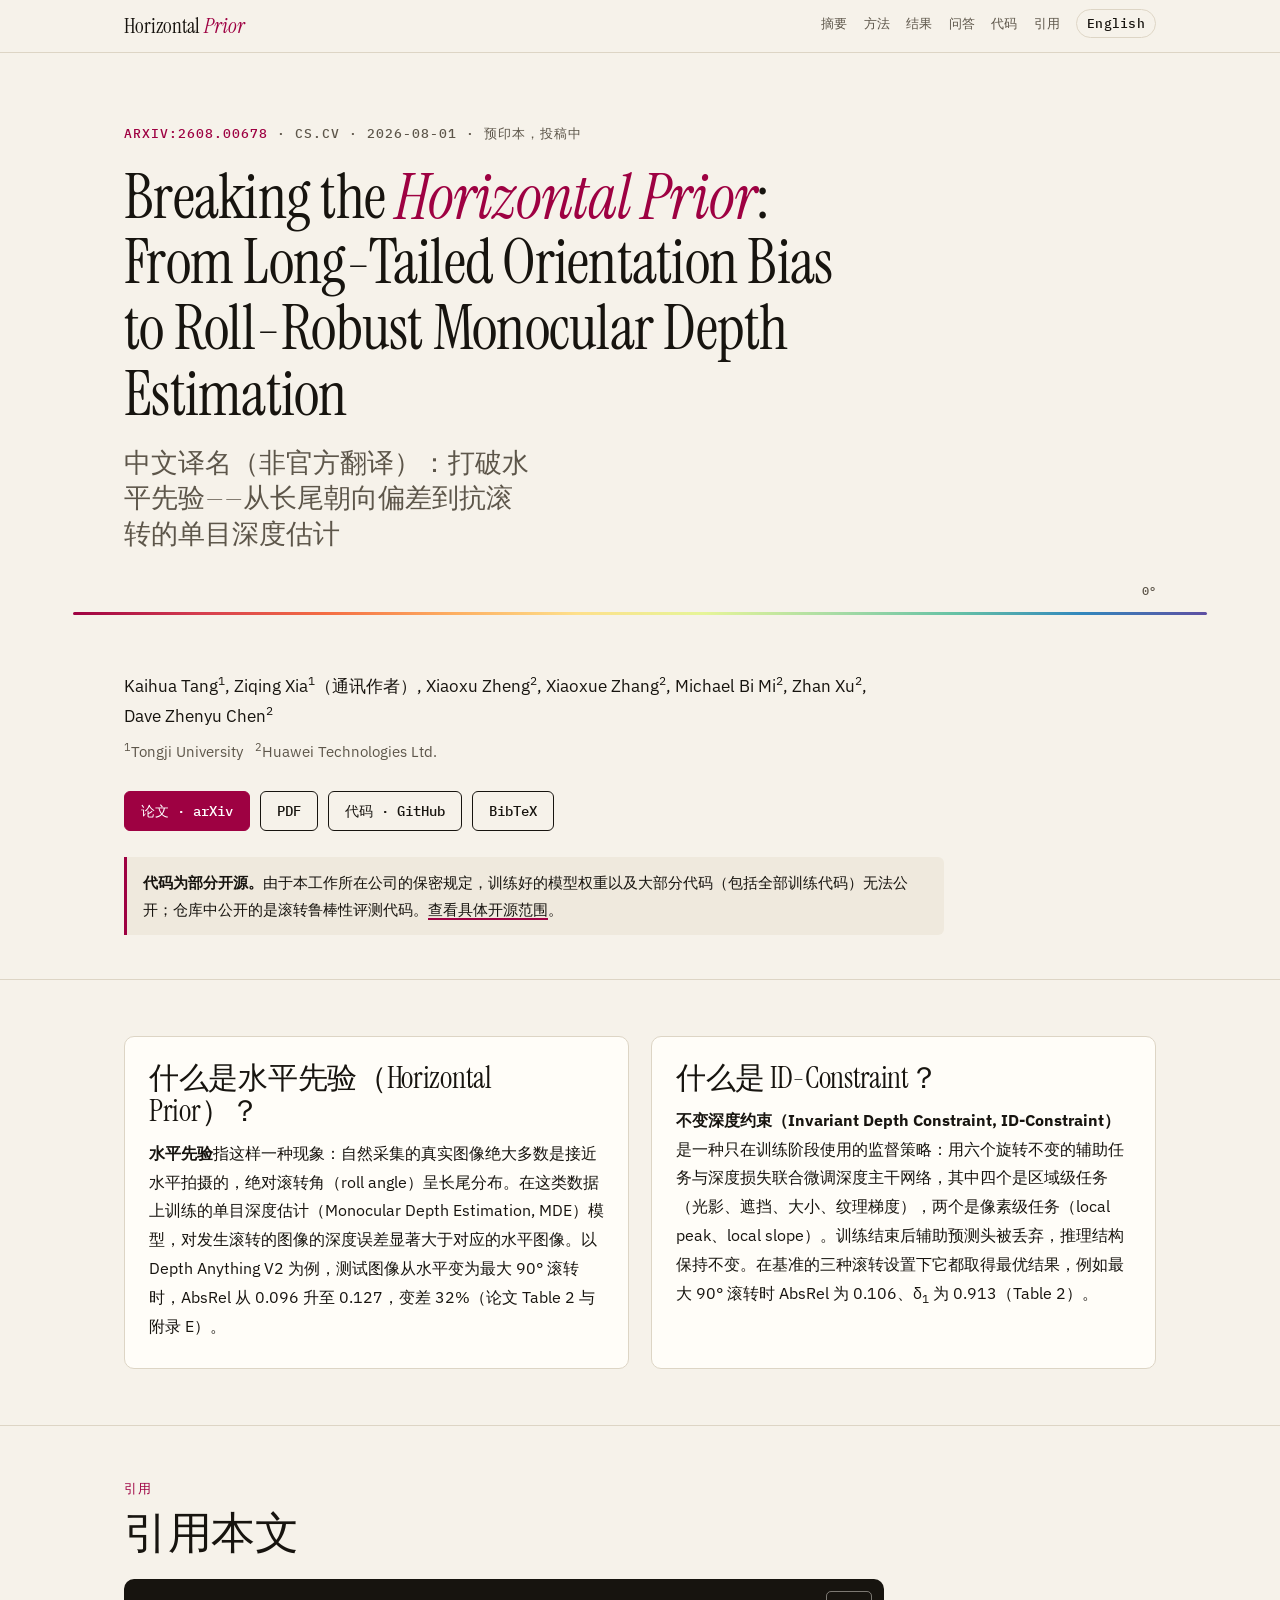
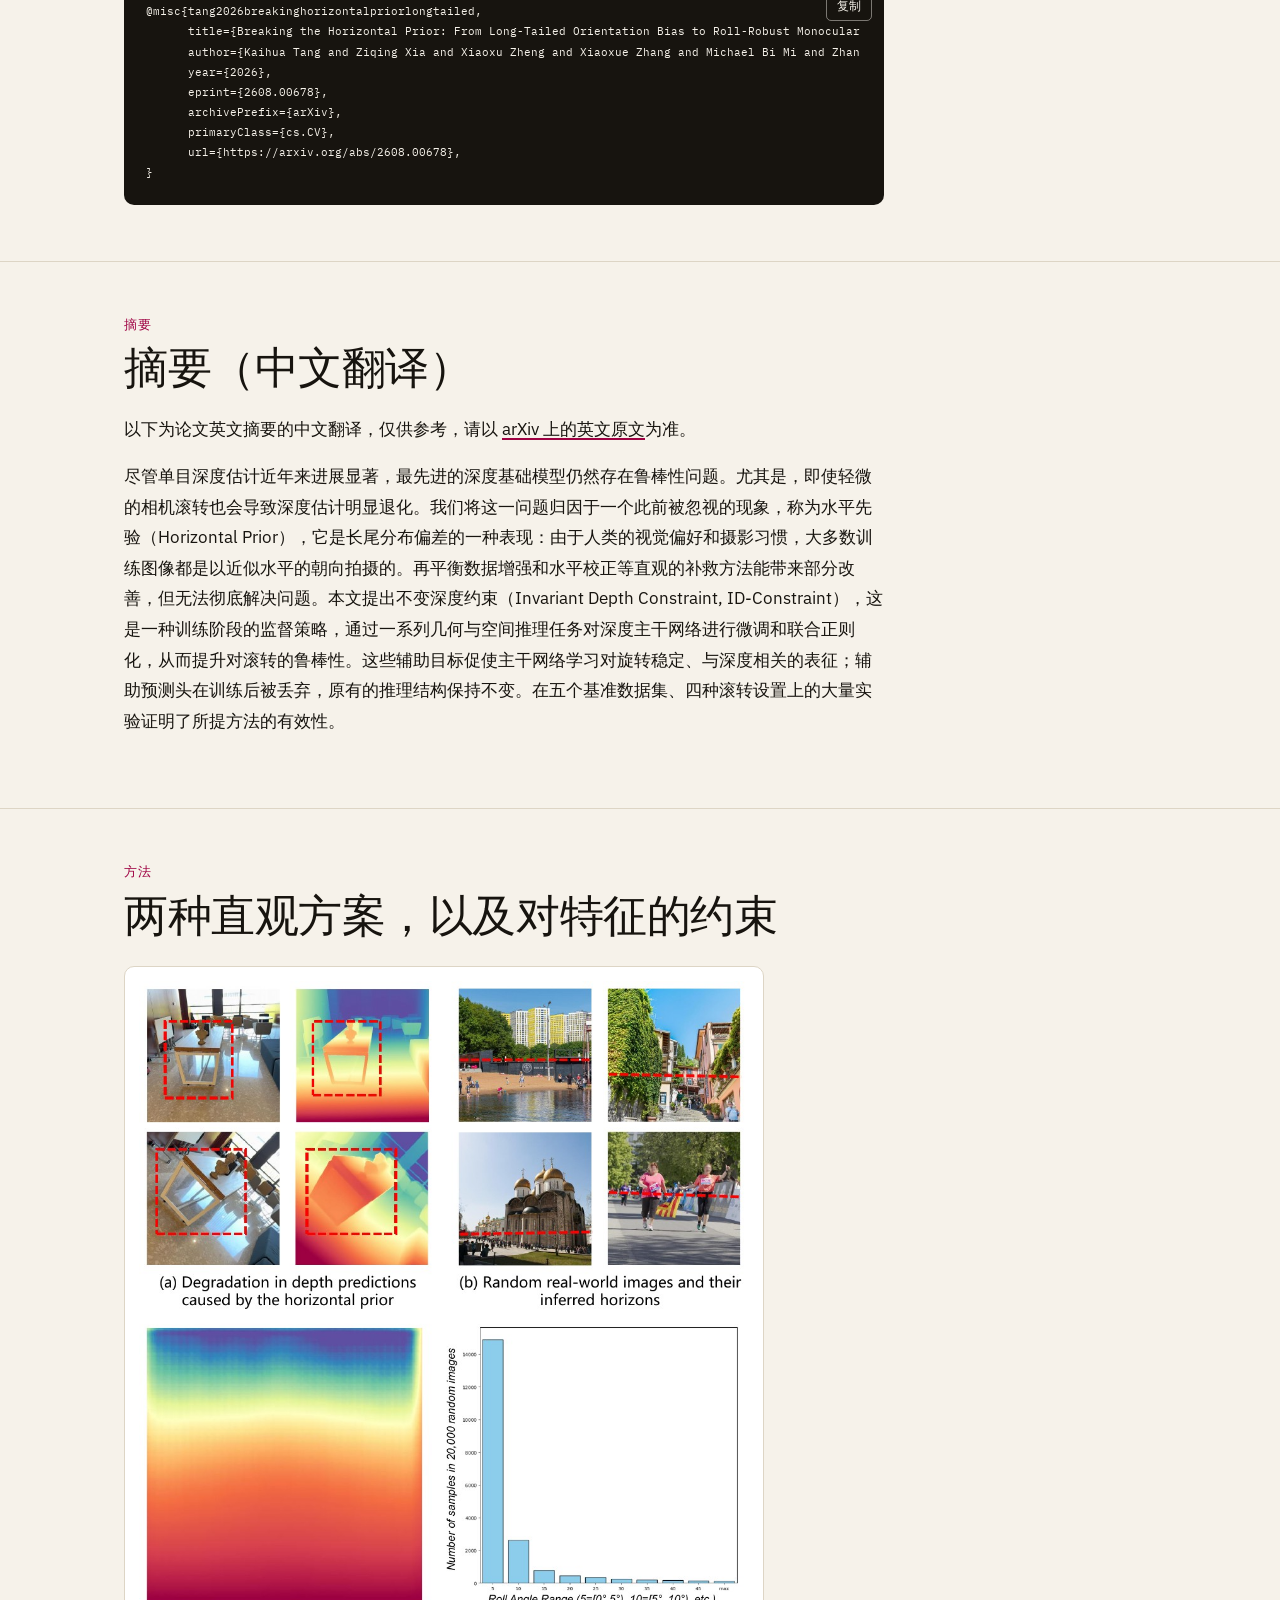
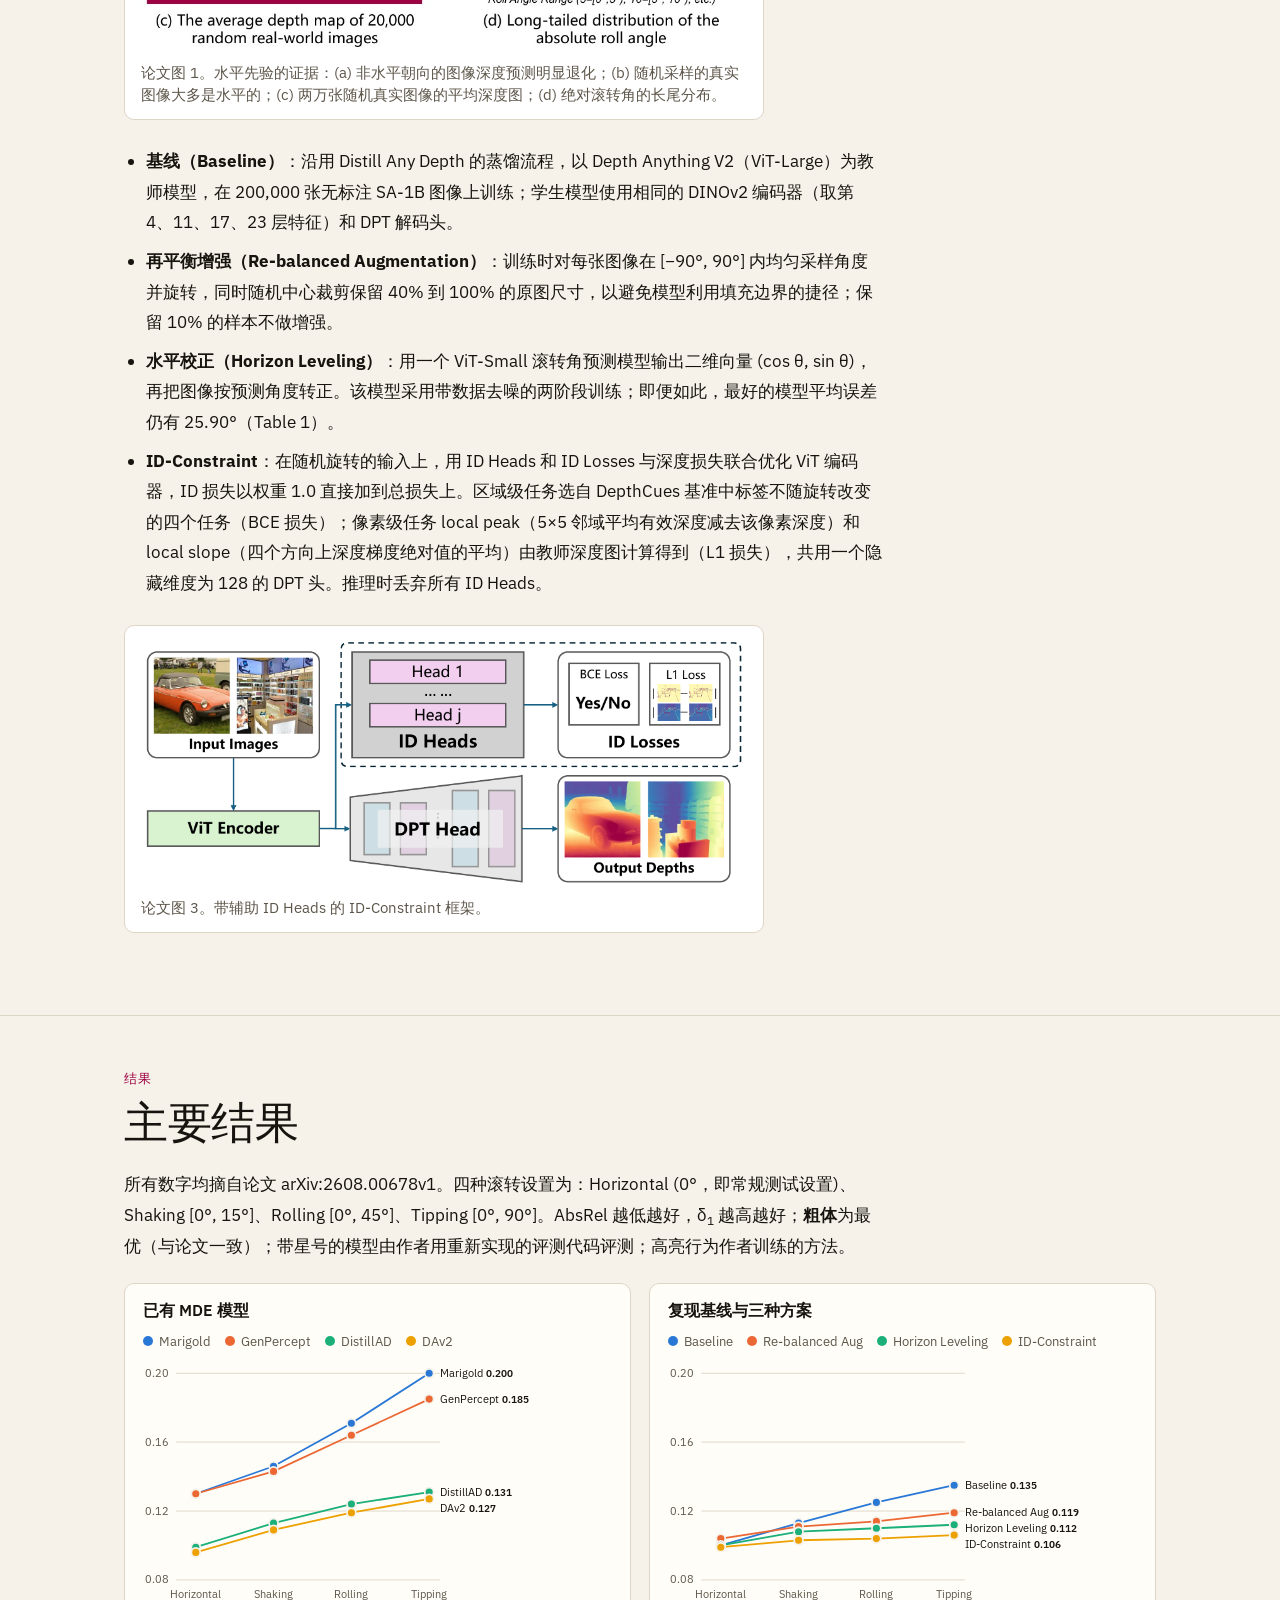
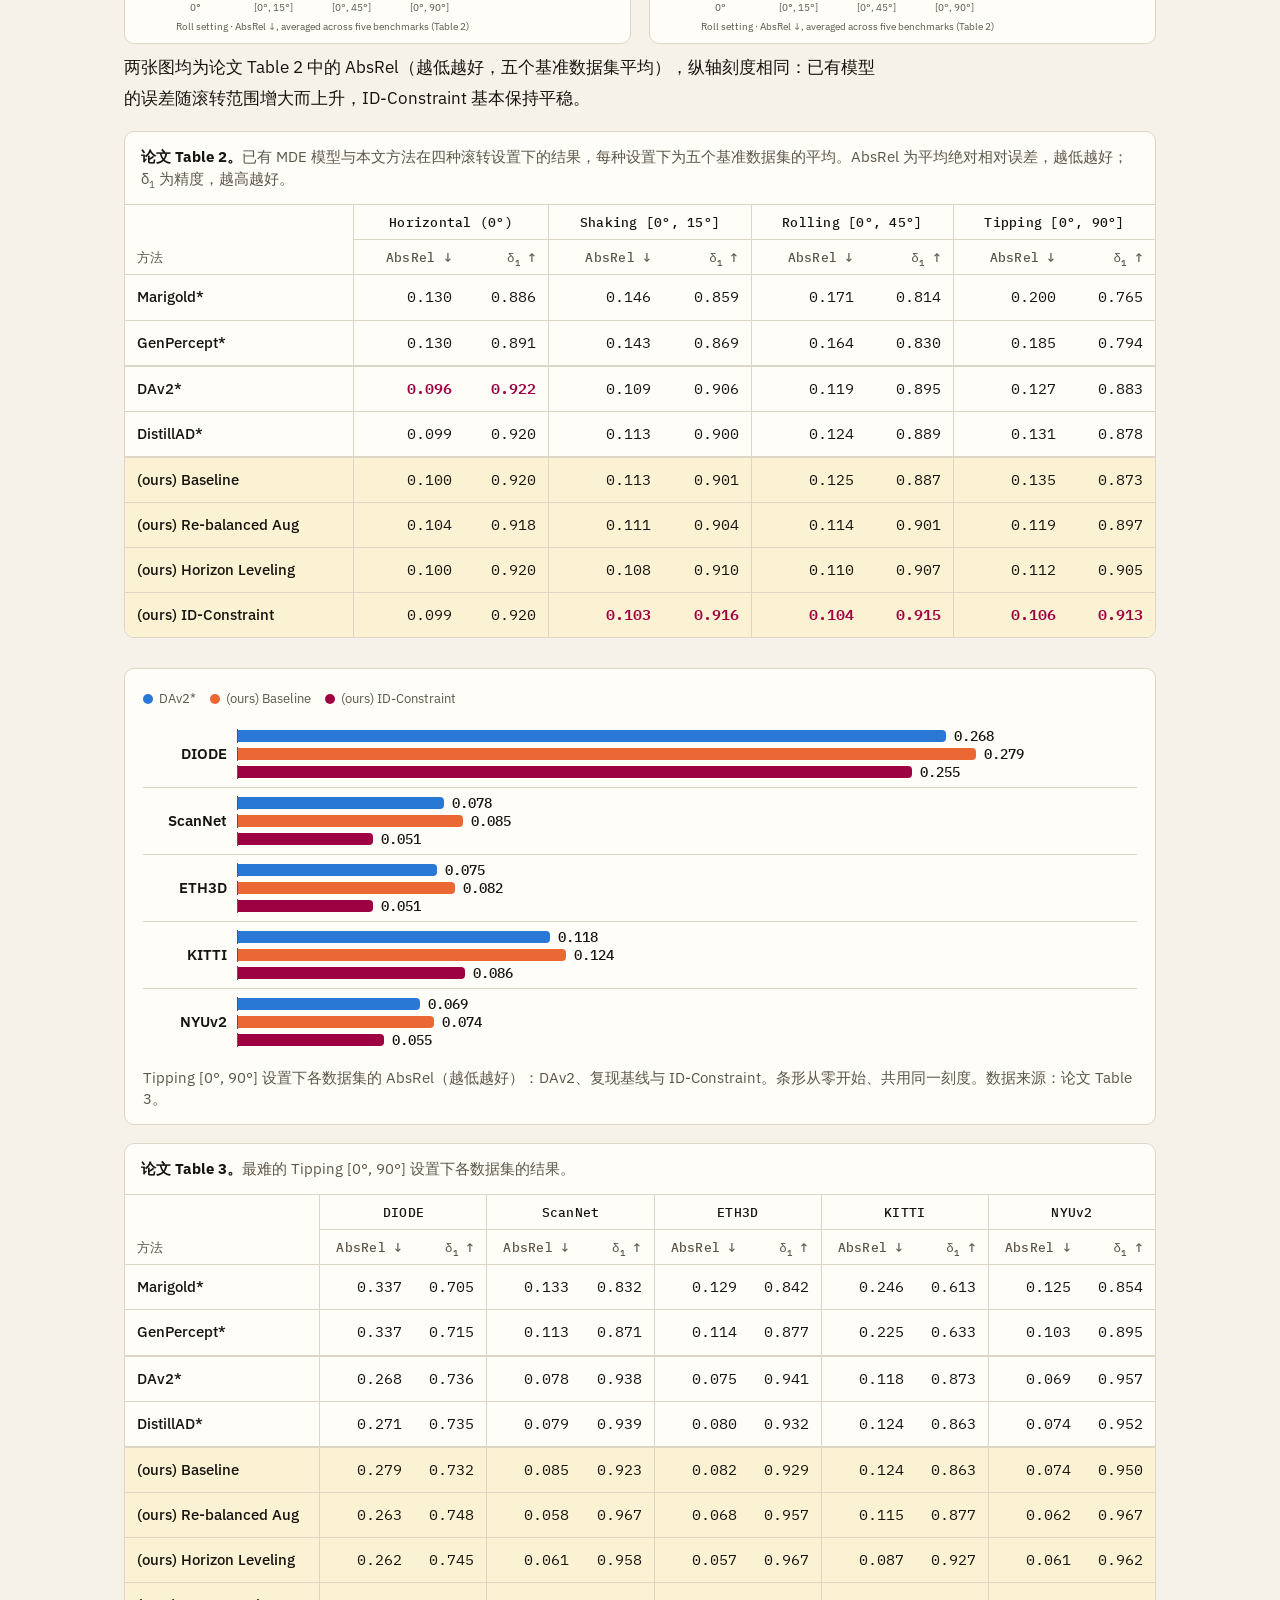
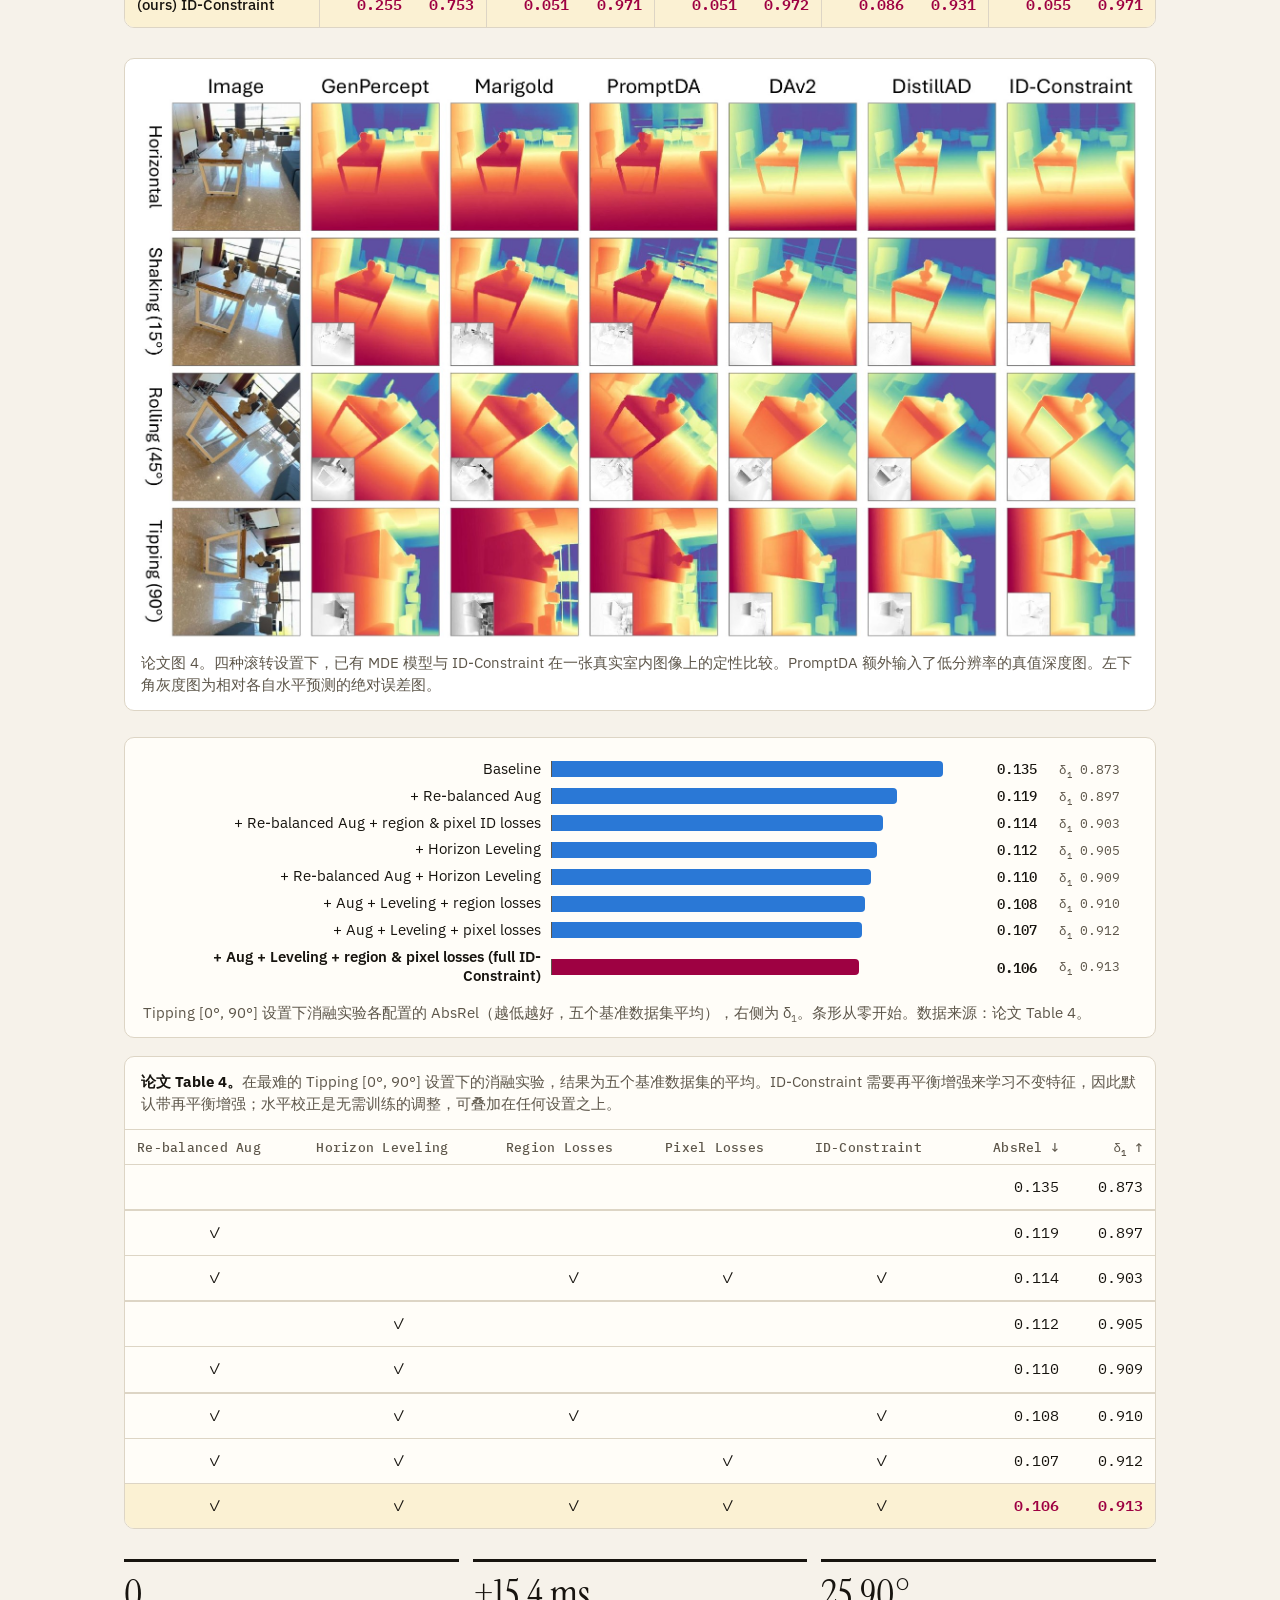
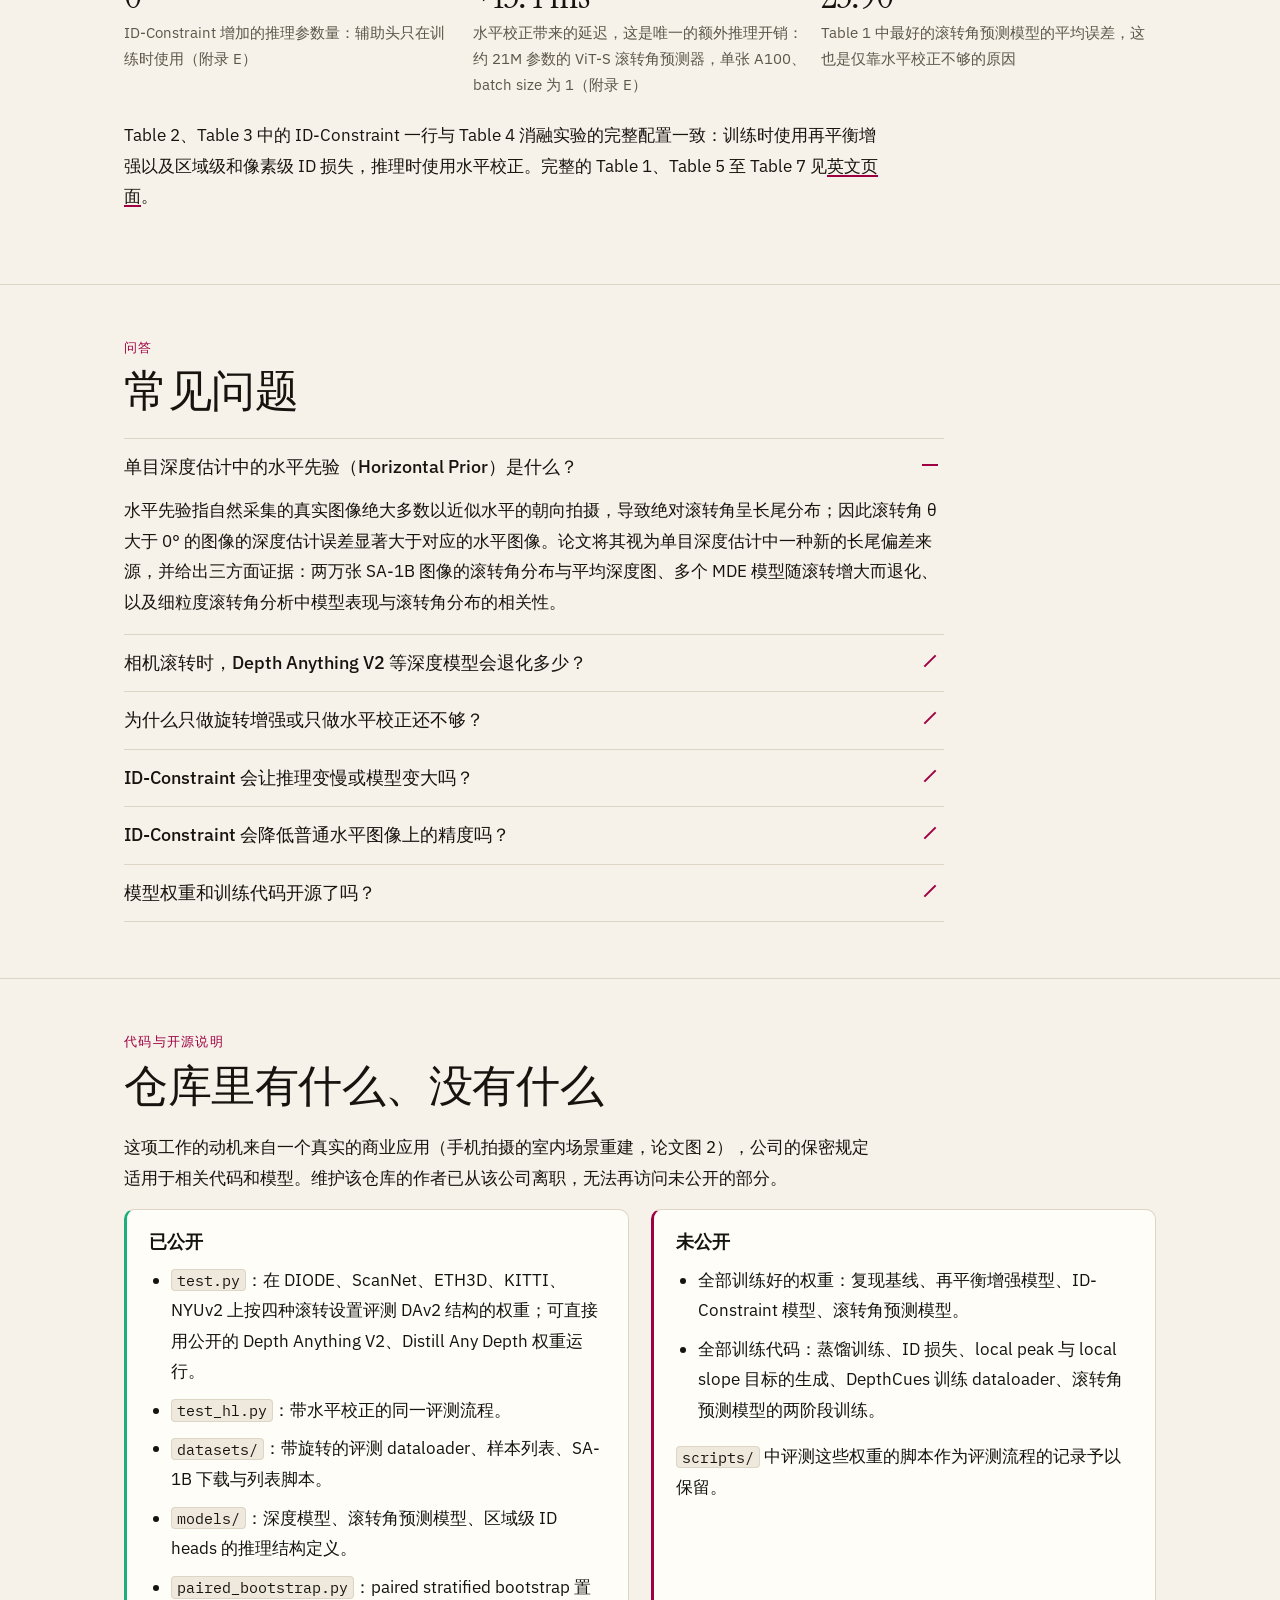
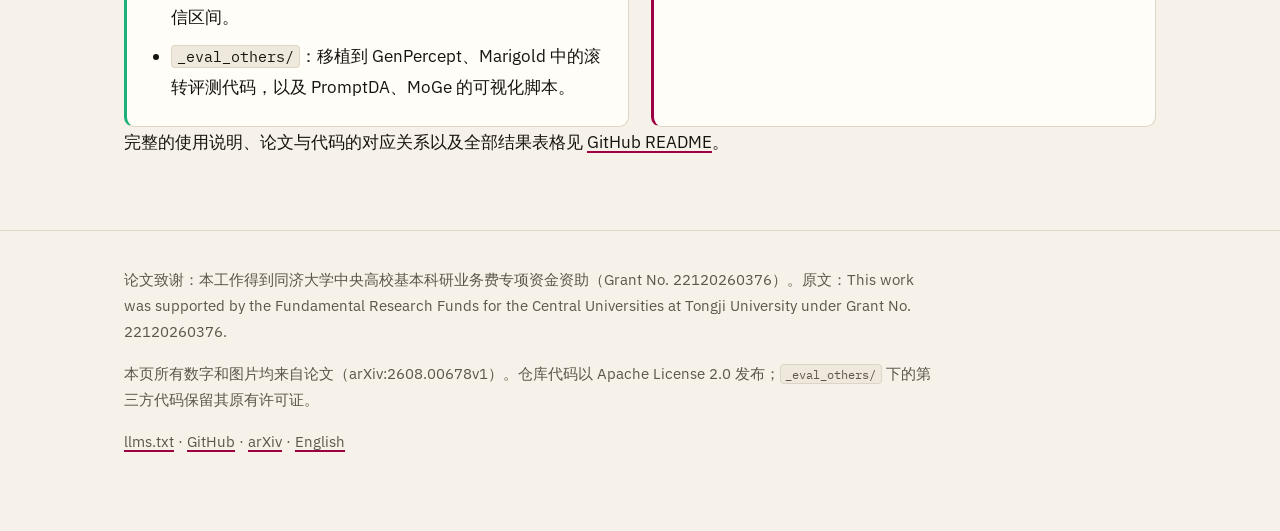
<file: site/zh/index.html>
<!doctype html>
<html lang="zh-CN">
<head>
<meta charset="utf-8">
<meta name="viewport" content="width=device-width, initial-scale=1">
<title>打破水平先验（Horizontal Prior）：抗相机滚转的单目深度估计与 ID-Constraint | arXiv 2026</title>
<meta name="description" content="水平先验（Horizontal Prior）指真实图像绝大多数接近水平拍摄、滚转角呈长尾分布，导致 Depth Anything V2 等单目深度估计模型在相机滚转时精度下降。不变深度约束（ID-Constraint）用六个旋转不变的辅助任务微调深度主干，在最大 90° 滚转下 AbsRel 为 0.106（DAv2 为 0.127），且不增加推理参数。">
<meta name="keywords" content="单目深度估计, 水平先验, 相机滚转鲁棒性, 长尾分布偏差, 不变深度约束, ID-Constraint, 水平校正, Depth Anything V2, DINOv2, DepthCues, monocular depth estimation, horizontal prior">
<meta name="author" content="Kaihua Tang, Ziqing Xia, Xiaoxu Zheng, Xiaoxue Zhang, Michael Bi Mi, Zhan Xu, Dave Zhenyu Chen">
<link rel="canonical" href="https://kaihuatang.github.io/Horizontal-Prior/zh/">
<link rel="alternate" hreflang="en" href="https://kaihuatang.github.io/Horizontal-Prior/">
<link rel="alternate" hreflang="zh-CN" href="https://kaihuatang.github.io/Horizontal-Prior/zh/">
<link rel="alternate" hreflang="x-default" href="https://kaihuatang.github.io/Horizontal-Prior/">
<link rel="alternate" type="text/markdown" title="LLM-readable summary" href="../llms.txt">

<meta name="citation_title" content="Breaking the Horizontal Prior: From Long-Tailed Orientation Bias to Roll-Robust Monocular Depth Estimation">
<meta name="citation_author" content="Tang, Kaihua">
<meta name="citation_author" content="Xia, Ziqing">
<meta name="citation_author" content="Zheng, Xiaoxu">
<meta name="citation_author" content="Zhang, Xiaoxue">
<meta name="citation_author" content="Mi, Michael Bi">
<meta name="citation_author" content="Xu, Zhan">
<meta name="citation_author" content="Chen, Dave Zhenyu">
<meta name="citation_publication_date" content="2026/08/01">
<meta name="citation_arxiv_id" content="2608.00678">
<meta name="citation_pdf_url" content="https://arxiv.org/pdf/2608.00678">
<meta name="citation_abstract_html_url" content="https://arxiv.org/abs/2608.00678">

<meta property="og:type" content="article">
<meta property="og:locale" content="zh_CN">
<meta property="og:title" content="打破水平先验：抗相机滚转的单目深度估计">
<meta property="og:description" content="深度基础模型在相机滚转时会明显退化。论文将其归因于一种长尾朝向偏差——水平先验，并提出不变深度约束（ID-Constraint）。">
<meta property="og:url" content="https://kaihuatang.github.io/Horizontal-Prior/zh/">
<meta property="og:image" content="https://kaihuatang.github.io/Horizontal-Prior/assets/og-image.jpg">
<meta name="twitter:card" content="summary_large_image">

<link rel="preconnect" href="https://fonts.googleapis.com">
<link rel="preconnect" href="https://fonts.gstatic.com" crossorigin>
<link href="https://fonts.googleapis.com/css2?family=IBM+Plex+Mono:wght@400;500&family=IBM+Plex+Sans:ital,wght@0,400;0,500;0,600;1,400&family=Instrument+Serif:ital@0;1&display=swap" rel="stylesheet">
<link rel="stylesheet" href="../style.css">

<script type="application/ld+json">
{
 "@context": "https://schema.org",
 "@graph": [
  {
   "@type": "ScholarlyArticle",
   "@id": "https://arxiv.org/abs/2608.00678",
   "headline": "Breaking the Horizontal Prior: From Long-Tailed Orientation Bias to Roll-Robust Monocular Depth Estimation",
   "name": "Breaking the Horizontal Prior: From Long-Tailed Orientation Bias to Roll-Robust Monocular Depth Estimation",
   "author": [
    {
     "@type": "Person",
     "name": "Kaihua Tang",
     "affiliation": {
      "@type": "Organization",
      "name": "Tongji University"
     }
    },
    {
     "@type": "Person",
     "name": "Ziqing Xia",
     "affiliation": {
      "@type": "Organization",
      "name": "Tongji University"
     }
    },
    {
     "@type": "Person",
     "name": "Xiaoxu Zheng",
     "affiliation": {
      "@type": "Organization",
      "name": "Huawei Technologies Ltd."
     }
    },
    {
     "@type": "Person",
     "name": "Xiaoxue Zhang",
     "affiliation": {
      "@type": "Organization",
      "name": "Huawei Technologies Ltd."
     }
    },
    {
     "@type": "Person",
     "name": "Michael Bi Mi",
     "affiliation": {
      "@type": "Organization",
      "name": "Huawei Technologies Ltd."
     }
    },
    {
     "@type": "Person",
     "name": "Zhan Xu",
     "affiliation": {
      "@type": "Organization",
      "name": "Huawei Technologies Ltd."
     }
    },
    {
     "@type": "Person",
     "name": "Dave Zhenyu Chen",
     "affiliation": {
      "@type": "Organization",
      "name": "Huawei Technologies Ltd."
     }
    }
   ],
   "datePublished": "2026-08-01",
   "dateModified": "2026-08-01",
   "inLanguage": "en",
   "url": "https://arxiv.org/abs/2608.00678",
   "sameAs": [
    "https://arxiv.org/pdf/2608.00678",
    "https://kaihuatang.github.io/Horizontal-Prior/"
   ],
   "identifier": {
    "@type": "PropertyValue",
    "propertyID": "arXiv",
    "value": "2608.00678"
   },
   "keywords": "monocular depth estimation, horizontal prior, camera roll robustness, long-tailed distribution bias, Invariant Depth Constraint, ID-Constraint, horizon leveling, Depth Anything V2",
   "abstract": "Despite recent advances in Monocular Depth Estimation, state-of-the-art depth foundation models remain vulnerable to robustness issues. Particularly, even slight camera rolls can result in substantial degradation in depth estimations. We attribute this problem to a previously overlooked phenomenon, termed the Horizontal Prior, which is a manifestation of long-tailed distribution bias: most training images are captured in approximately horizontal orientations due to human visual preferences and photographic habits. While intuitive remedies such as re-balanced data augmentation and horizon leveling provide partial improvements, they fail to fully address the issue. In this paper, we introduce Invariant Depth Constraint (ID-Constraint), a training-time supervision strategy that improves roll robustness by fine-tuning and jointly regularizing the depth backbone with a series of geometric and spatial reasoning tasks. These auxiliary objectives encourage the backbone to learn rotation-stable, depth-relevant representations, while the auxiliary prediction heads are discarded after training, leaving the original inference architecture unchanged. Extensive experiments on five benchmark datasets across four roll settings demonstrate the effectiveness of the proposed method."
  },
  {
   "@type": "SoftwareSourceCode",
   "name": "Horizontal-Prior",
   "description": "Evaluation code for roll-robust monocular depth estimation: DIODE, ScanNet, ETH3D, KITTI and NYUv2 under four roll settings (Horizontal, Shaking, Rolling, Tipping) for Depth Anything V2 architecture checkpoints, with optional horizon leveling, in PyTorch. Trained checkpoints and training code are not released.",
   "codeRepository": "https://github.com/KaihuaTang/Horizontal-Prior",
   "programmingLanguage": "Python",
   "license": "https://www.apache.org/licenses/LICENSE-2.0",
   "citation": {
    "@id": "https://arxiv.org/abs/2608.00678"
   }
  },
  {
   "@type": "FAQPage",
   "inLanguage": "zh-CN",
   "url": "https://kaihuatang.github.io/Horizontal-Prior/zh/",
   "mainEntity": [
    {
     "@type": "Question",
     "name": "单目深度估计中的水平先验（Horizontal Prior）是什么？",
     "acceptedAnswer": {
      "@type": "Answer",
      "text": "水平先验指自然采集的真实图像绝大多数以近似水平的朝向拍摄，导致绝对滚转角呈长尾分布；因此滚转角 θ 大于 0° 的图像的深度估计误差显著大于对应的水平图像。论文将其视为单目深度估计中一种新的长尾偏差来源，并给出三方面证据：两万张 SA-1B 图像的滚转角分布与平均深度图、多个 MDE 模型随滚转增大而退化、以及细粒度滚转角分析中模型表现与滚转角分布的相关性。"
     }
    },
    {
     "@type": "Question",
     "name": "相机滚转时，Depth Anything V2 等深度模型会退化多少？",
     "acceptedAnswer": {
      "@type": "Answer",
      "text": "在五个基准数据集上平均，Depth Anything V2 从 Horizontal 到 Tipping [0°, 90°] 设置，AbsRel 从 0.096 升至 0.127（变差 32%），δ1 从 0.922 降至 0.883（下降 3.9 个点）。对论文图 1(a) 中滚转 45° 的单张图像，AbsRel 变差 45.7%（0.138 到 0.201），δ1 下降 8.7 个点（0.869 到 0.782）。Marigold 的 AbsRel 从 0.130 升至 0.200，GenPercept 从 0.130 升至 0.185，Distill Any Depth 从 0.099 升至 0.131（Table 2 与附录 E）。"
     }
    },
    {
     "@type": "Question",
     "name": "为什么只做旋转增强或只做水平校正还不够？",
     "acceptedAnswer": {
      "@type": "Answer",
      "text": "再平衡增强把 Tipping 设置的 AbsRel 从 0.135 降到 0.119，但在水平图像上略差于基线（0.104 对 0.100），论文认为这是因为 DINOv2 预训练时没有这类增强，会扩大预训练与微调数据之间的域差异。水平校正依赖滚转角估计，而仅凭单张图像估计滚转角并不准确：论文中最好的预测模型平均误差为 25.90°（Table 1），改用 PerspectiveFields 后为 18.7°（附录 E）。仅用水平校正在 Tipping 设置下 AbsRel 为 0.112，ID-Constraint 为 0.106（Table 2）。"
     }
    },
    {
     "@type": "Question",
     "name": "ID-Constraint 会让推理变慢或模型变大吗？",
     "acceptedAnswer": {
      "@type": "Answer",
      "text": "不会。ID-Constraint 不增加任何推理参数，因为辅助的 ID Heads 只在训练阶段使用，训练后即被丢弃。论文报告的配置中唯一的额外推理开销来自水平校正：一个约 21M 参数的 ViT-S 滚转角预测器，在单张 A100、batch size 为 1 时增加 15.4 ms 延迟（附录 E）。"
     }
    },
    {
     "@type": "Question",
     "name": "ID-Constraint 会降低普通水平图像上的精度吗？",
     "acceptedAnswer": {
      "@type": "Answer",
      "text": "在 Horizontal 设置下，ID-Constraint 的 AbsRel 为 0.099、δ1 为 0.920，相同条件下训练的复现基线为 0.100 和 0.920（Table 2）。Depth Anything V2 在该设置下略好（0.096 和 0.922），论文将其归因于复现基线本身较弱，因为 DAv2 的训练代码并未公开。"
     }
    },
    {
     "@type": "Question",
     "name": "模型权重和训练代码开源了吗？",
     "acceptedAnswer": {
      "@type": "Answer",
      "text": "没有。由于本工作所在公司的保密规定，且维护该仓库的作者已从该公司离职，所有训练好的模型权重以及大部分代码（包括全部训练代码）都无法公开。公开仓库包含五个数据集、四种滚转设置的评测代码、推理所需的模型结构定义、paired bootstrap 置信区间脚本以及 SA-1B 数据列表脚本；用公开的 Depth Anything V2 和 Distill Any Depth 权重即可运行对应评测。"
     }
    }
   ]
  }
 ]
}
</script>
</head>
<body>

<nav class="nav" aria-label="章节">
  <div class="wrap">
    <a class="brand" href="#top" lang="en">Horizontal <i>Prior</i></a>
    <ul>
      <li><a href="#abstract">摘要</a></li>
      <li><a href="#method">方法</a></li>
      <li><a href="#results">结果</a></li>
      <li><a href="#qa">问答</a></li>
      <li><a href="#code">代码</a></li>
      <li><a href="#cite">引用</a></li>
      <li><a class="lang" href="../" hreflang="en" lang="en">English</a></li>
    </ul>
  </div>
</nav>

<header class="hero" id="top">
  <div class="wrap">
    <p class="tag"><b>arXiv:2608.00678</b> · cs.CV · 2026-08-01 · 预印本，投稿中</p>
    <h1 lang="en">Breaking the <em>Horizontal Prior</em>: From Long-Tailed Orientation Bias to Roll-Robust Monocular Depth Estimation</h1>
    <p class="sub">中文译名（非官方翻译）：打破水平先验——从长尾朝向偏差到抗滚转的单目深度估计</p>
    <div class="horizon" aria-hidden="true"></div>
    <p class="authors" lang="en">
      <span>Kaihua Tang<sup>1</sup>,</span> <span>Ziqing Xia<sup>1</sup>（通讯作者）,</span> <span>Xiaoxu Zheng<sup>2</sup>,</span> <span>Xiaoxue Zhang<sup>2</sup>,</span> <span>Michael Bi Mi<sup>2</sup>,</span> <span>Zhan Xu<sup>2</sup>,</span> <span>Dave Zhenyu Chen<sup>2</sup></span>
    </p>
    <p class="affil" lang="en"><sup>1</sup>Tongji University &nbsp; <sup>2</sup>Huawei Technologies Ltd.</p>
    <div class="btns">
      <a class="btn primary" href="https://arxiv.org/abs/2608.00678">论文 · arXiv</a>
      <a class="btn" href="https://arxiv.org/pdf/2608.00678">PDF</a>
      <a class="btn" href="https://github.com/KaihuaTang/Horizontal-Prior">代码 · GitHub</a>
      <a class="btn" href="#cite">BibTeX</a>
    </div>
    <p class="notice"><strong>代码为部分开源。</strong>由于本工作所在公司的保密规定，训练好的模型权重以及大部分代码（包括全部训练代码）无法公开；仓库中公开的是滚转鲁棒性评测代码。<a href="#code">查看具体开源范围</a>。</p>
  </div>
</header>

<main>

<section id="intro" aria-label="定义">
  <div class="wrap defs">
    <div class="def">
      <h2>什么是水平先验（Horizontal Prior）？</h2>
      <p><strong>水平先验</strong>指这样一种现象：自然采集的真实图像绝大多数是接近水平拍摄的，绝对滚转角（roll angle）呈长尾分布。在这类数据上训练的单目深度估计（Monocular Depth Estimation, MDE）模型，对发生滚转的图像的深度误差显著大于对应的水平图像。以 Depth Anything V2 为例，测试图像从水平变为最大 90° 滚转时，AbsRel 从 0.096 升至 0.127，变差 32%（论文 Table 2 与附录 E）。</p>
    </div>
    <div class="def">
      <h2>什么是 ID-Constraint？</h2>
      <p><strong>不变深度约束（Invariant Depth Constraint, ID-Constraint）</strong>是一种只在训练阶段使用的监督策略：用六个旋转不变的辅助任务与深度损失联合微调深度主干网络，其中四个是区域级任务（光影、遮挡、大小、纹理梯度），两个是像素级任务（local peak、local slope）。训练结束后辅助预测头被丢弃，推理结构保持不变。在基准的三种滚转设置下它都取得最优结果，例如最大 90° 滚转时 AbsRel 为 0.106、δ<sub>1</sub> 为 0.913（Table 2）。</p>
    </div>
  </div>
</section>

<section id="cite">
  <div class="wrap">
    <p class="eyebrow">引用</p>
    <h2>引用本文</h2>
    <div class="cite prose">
      <button class="copy" type="button" data-copy="bibtex" data-done="已复制">复制</button>
<pre id="bibtex" lang="en"><code>@misc{tang2026breakinghorizontalpriorlongtailed,
      title={Breaking the Horizontal Prior: From Long-Tailed Orientation Bias to Roll-Robust Monocular Depth Estimation},
      author={Kaihua Tang and Ziqing Xia and Xiaoxu Zheng and Xiaoxue Zhang and Michael Bi Mi and Zhan Xu and Dave Zhenyu Chen},
      year={2026},
      eprint={2608.00678},
      archivePrefix={arXiv},
      primaryClass={cs.CV},
      url={https://arxiv.org/abs/2608.00678},
}</code></pre>
    </div>
  </div>
</section>

<section id="abstract">
  <div class="wrap">
    <p class="eyebrow">摘要</p>
    <h2>摘要（中文翻译）</h2>
    <div class="prose">
      <p><em>以下为论文英文摘要的中文翻译，仅供参考，请以 <a href="https://arxiv.org/abs/2608.00678">arXiv 上的英文原文</a>为准。</em></p>
      <p>尽管单目深度估计近年来进展显著，最先进的深度基础模型仍然存在鲁棒性问题。尤其是，即使轻微的相机滚转也会导致深度估计明显退化。我们将这一问题归因于一个此前被忽视的现象，称为水平先验（Horizontal Prior），它是长尾分布偏差的一种表现：由于人类的视觉偏好和摄影习惯，大多数训练图像都是以近似水平的朝向拍摄的。再平衡数据增强和水平校正等直观的补救方法能带来部分改善，但无法彻底解决问题。本文提出不变深度约束（Invariant Depth Constraint, ID-Constraint），这是一种训练阶段的监督策略，通过一系列几何与空间推理任务对深度主干网络进行微调和联合正则化，从而提升对滚转的鲁棒性。这些辅助目标促使主干网络学习对旋转稳定、与深度相关的表征；辅助预测头在训练后被丢弃，原有的推理结构保持不变。在五个基准数据集、四种滚转设置上的大量实验证明了所提方法的有效性。</p>
    </div>
  </div>
</section>

<section id="method">
  <div class="wrap">
    <p class="eyebrow">方法</p>
    <h2>两种直观方案，以及对特征的约束</h2>
    <figure class="paper-fig narrow">
      <img src="../assets/fig1-horizontal-prior.jpg" width="968" height="1064" loading="lazy" alt="论文图 1：(a) 同一室内场景发生滚转后深度预测退化；(b) 随机真实图像的地平线都接近水平；(c) 两万张随机真实图像的平均深度图；(d) 两万张随机图像绝对滚转角的长尾分布直方图。">
      <figcaption>论文图 1。水平先验的证据：(a) 非水平朝向的图像深度预测明显退化；(b) 随机采样的真实图像大多是水平的；(c) 两万张随机真实图像的平均深度图；(d) 绝对滚转角的长尾分布。</figcaption>
    </figure>
    <div class="prose">
      <ul>
        <li><strong>基线（Baseline）</strong>：沿用 Distill Any Depth 的蒸馏流程，以 Depth Anything V2（ViT-Large）为教师模型，在 200,000 张无标注 SA-1B 图像上训练；学生模型使用相同的 DINOv2 编码器（取第 4、11、17、23 层特征）和 DPT 解码头。</li>
        <li><strong>再平衡增强（Re-balanced Augmentation）</strong>：训练时对每张图像在 [−90°, 90°] 内均匀采样角度并旋转，同时随机中心裁剪保留 40% 到 100% 的原图尺寸，以避免模型利用填充边界的捷径；保留 10% 的样本不做增强。</li>
        <li><strong>水平校正（Horizon Leveling）</strong>：用一个 ViT-Small 滚转角预测模型输出二维向量 (cos θ, sin θ)，再把图像按预测角度转正。该模型采用带数据去噪的两阶段训练；即便如此，最好的模型平均误差仍有 25.90°（Table 1）。</li>
        <li><strong>ID-Constraint</strong>：在随机旋转的输入上，用 ID Heads 和 ID Losses 与深度损失联合优化 ViT 编码器，ID 损失以权重 1.0 直接加到总损失上。区域级任务选自 DepthCues 基准中标签不随旋转改变的四个任务（BCE 损失）；像素级任务 local peak（5×5 邻域平均有效深度减去该像素深度）和 local slope（四个方向上深度梯度绝对值的平均）由教师深度图计算得到（L1 损失），共用一个隐藏维度为 128 的 DPT 头。推理时丢弃所有 ID Heads。</li>
      </ul>
    </div>
    <figure class="paper-fig narrow">
      <img src="../assets/fig3-id-constraint.png" width="970" height="393" loading="lazy" alt="论文图 3：输入图像经过 ViT 编码器，DPT 头输出深度图，同时辅助的 ID Heads 连接 ID Losses（区域级任务用 BCE 损失，像素级任务用 L1 损失）。">
      <figcaption>论文图 3。带辅助 ID Heads 的 ID-Constraint 框架。</figcaption>
    </figure>
  </div>
</section>

<section id="results">
  <div class="wrap">
    <p class="eyebrow">结果</p>
    <h2>主要结果</h2>
    <p class="prose">所有数字均摘自论文 arXiv:2608.00678v1。四种滚转设置为：Horizontal (0°，即常规测试设置)、Shaking [0°, 15°]、Rolling [0°, 45°]、Tipping [0°, 90°]。AbsRel 越低越好，δ<sub>1</sub> 越高越好；<b>粗体</b>为最优（与论文一致）；带星号的模型由作者用重新实现的评测代码评测；高亮行为作者训练的方法。</p>

    <div class="charts">
      <figure class="chart">
        <h3>已有 MDE 模型</h3>
        <ul class="legend"><li><i style="background:var(--s1)"></i>Marigold</li><li><i style="background:var(--s2)"></i>GenPercept</li><li><i style="background:var(--s3)"></i>DistillAD</li><li><i style="background:var(--s4)"></i>DAv2</li></ul>
        <svg class="llc" viewBox="0 0 540 310" role="img" aria-label="AbsRel of four existing monocular depth estimation models under the four roll settings (Table 2 of the paper); lower is better, all four get worse as the roll range widens" data-chart='{"x": ["Horizontal|0°", "Shaking|[0°, 15°]", "Rolling|[0°, 45°]", "Tipping|[0°, 90°]"], "series": [{"name": "Marigold", "color": "var(--s1,#2a78d6)", "v": ["0.130", "0.146", "0.171", "0.200"]}, {"name": "GenPercept", "color": "var(--s2,#eb6834)", "v": ["0.130", "0.143", "0.164", "0.185"]}, {"name": "DistillAD", "color": "var(--s3,#1baf7a)", "v": ["0.099", "0.113", "0.124", "0.131"]}, {"name": "DAv2", "color": "var(--s4,#eda100)", "v": ["0.096", "0.109", "0.119", "0.127"]}]}'><style>.llc text{font:12px system-ui,sans-serif;font-family:inherit;fill:var(--ink-2,#5a544a)}.llc .v{fill:var(--ink,#16130f);font-weight:600;font-size:11.5px}.llc .nm{fill:var(--ink,#16130f)}.llc .grid{stroke:var(--rule,#d9d2c3);stroke-width:1}.llc .line{fill:none;stroke-width:2;stroke-linejoin:round;stroke-linecap:round}.llc .dot{stroke:var(--paper,#fff);stroke-width:2}.llc .cross{stroke:var(--ink-2,#888);stroke-width:1;stroke-dasharray:3 3;visibility:hidden}</style><line class="grid" x1="44" x2="340" y1="248.0" y2="248.0"/><text x="36" y="252.0" text-anchor="end">0.08</text><line class="grid" x1="44" x2="340" y1="170.7" y2="170.7"/><text x="36" y="174.7" text-anchor="end">0.12</text><line class="grid" x1="44" x2="340" y1="93.3" y2="93.3"/><text x="36" y="97.3" text-anchor="end">0.16</text><line class="grid" x1="44" x2="340" y1="16.0" y2="16.0"/><text x="36" y="20.0" text-anchor="end">0.20</text><text x="66.0" y="268" text-anchor="middle">Horizontal</text><text x="66.0" y="283" text-anchor="middle" style="font-size:11px">0°</text><text x="153.3" y="268" text-anchor="middle">Shaking</text><text x="153.3" y="283" text-anchor="middle" style="font-size:11px">[0°, 15°]</text><text x="240.7" y="268" text-anchor="middle">Rolling</text><text x="240.7" y="283" text-anchor="middle" style="font-size:11px">[0°, 45°]</text><text x="328.0" y="268" text-anchor="middle">Tipping</text><text x="328.0" y="283" text-anchor="middle" style="font-size:11px">[0°, 90°]</text><text x="44" y="304" text-anchor="start" style="font-size:11px">Roll setting · AbsRel ↓, averaged across five benchmarks (Table 2)</text><line class="cross" x1="0" x2="0" y1="16" y2="248"/><polyline class="line" stroke="var(--s1,#2a78d6)" points="66.0,151.3 153.3,120.4 240.7,72.1 328.0,16.0"/><polyline class="line" stroke="var(--s2,#eb6834)" points="66.0,151.3 153.3,126.2 240.7,85.6 328.0,45.0"/><polyline class="line" stroke="var(--s3,#1baf7a)" points="66.0,211.3 153.3,184.2 240.7,162.9 328.0,149.4"/><polyline class="line" stroke="var(--s4,#eda100)" points="66.0,217.1 153.3,191.9 240.7,172.6 328.0,157.1"/><circle class="dot" cx="66.0" cy="151.3" r="5" fill="var(--s1,#2a78d6)"/><circle class="dot" cx="153.3" cy="120.4" r="5" fill="var(--s1,#2a78d6)"/><circle class="dot" cx="240.7" cy="72.1" r="5" fill="var(--s1,#2a78d6)"/><circle class="dot" cx="328.0" cy="16.0" r="5" fill="var(--s1,#2a78d6)"/><text class="nm" x="340.0" y="20.0">Marigold <tspan class="v">0.200</tspan></text><circle class="dot" cx="66.0" cy="151.3" r="5" fill="var(--s2,#eb6834)"/><circle class="dot" cx="153.3" cy="126.2" r="5" fill="var(--s2,#eb6834)"/><circle class="dot" cx="240.7" cy="85.6" r="5" fill="var(--s2,#eb6834)"/><circle class="dot" cx="328.0" cy="45.0" r="5" fill="var(--s2,#eb6834)"/><text class="nm" x="340.0" y="49.0">GenPercept <tspan class="v">0.185</tspan></text><circle class="dot" cx="66.0" cy="211.3" r="5" fill="var(--s3,#1baf7a)"/><circle class="dot" cx="153.3" cy="184.2" r="5" fill="var(--s3,#1baf7a)"/><circle class="dot" cx="240.7" cy="162.9" r="5" fill="var(--s3,#1baf7a)"/><circle class="dot" cx="328.0" cy="149.4" r="5" fill="var(--s3,#1baf7a)"/><text class="nm" x="340.0" y="153.4">DistillAD <tspan class="v">0.131</tspan></text><circle class="dot" cx="66.0" cy="217.1" r="5" fill="var(--s4,#eda100)"/><circle class="dot" cx="153.3" cy="191.9" r="5" fill="var(--s4,#eda100)"/><circle class="dot" cx="240.7" cy="172.6" r="5" fill="var(--s4,#eda100)"/><circle class="dot" cx="328.0" cy="157.1" r="5" fill="var(--s4,#eda100)"/><text class="nm" x="340.0" y="171.4">DAv2 <tspan class="v">0.127</tspan></text><rect class="hit" data-i="0" x="22.3" y="16" width="87.3" height="232" fill="transparent"/><rect class="hit" data-i="1" x="109.7" y="16" width="87.3" height="232" fill="transparent"/><rect class="hit" data-i="2" x="197.0" y="16" width="87.3" height="232" fill="transparent"/><rect class="hit" data-i="3" x="284.3" y="16" width="87.3" height="232" fill="transparent"/></svg>
        <div class="tip"></div>
      </figure>
      <figure class="chart">
        <h3>复现基线与三种方案</h3>
        <ul class="legend"><li><i style="background:var(--s1)"></i>Baseline</li><li><i style="background:var(--s2)"></i>Re-balanced Aug</li><li><i style="background:var(--s3)"></i>Horizon Leveling</li><li><i style="background:var(--s4)"></i>ID-Constraint</li></ul>
        <svg class="llc" viewBox="0 0 540 310" role="img" aria-label="AbsRel of the re-implemented baseline, re-balanced augmentation, horizon leveling and ID-Constraint under the four roll settings (Table 2 of the paper); lower is better, ID-Constraint stays nearly flat" data-chart='{"x": ["Horizontal|0°", "Shaking|[0°, 15°]", "Rolling|[0°, 45°]", "Tipping|[0°, 90°]"], "series": [{"name": "Baseline", "color": "var(--s1,#2a78d6)", "v": ["0.100", "0.113", "0.125", "0.135"]}, {"name": "Re-balanced Aug", "color": "var(--s2,#eb6834)", "v": ["0.104", "0.111", "0.114", "0.119"]}, {"name": "Horizon Leveling", "color": "var(--s3,#1baf7a)", "v": ["0.100", "0.108", "0.110", "0.112"]}, {"name": "ID-Constraint", "color": "var(--s4,#eda100)", "v": ["0.099", "0.103", "0.104", "0.106"]}]}'><style>.llc text{font:12px system-ui,sans-serif;font-family:inherit;fill:var(--ink-2,#5a544a)}.llc .v{fill:var(--ink,#16130f);font-weight:600;font-size:11.5px}.llc .nm{fill:var(--ink,#16130f)}.llc .grid{stroke:var(--rule,#d9d2c3);stroke-width:1}.llc .line{fill:none;stroke-width:2;stroke-linejoin:round;stroke-linecap:round}.llc .dot{stroke:var(--paper,#fff);stroke-width:2}.llc .cross{stroke:var(--ink-2,#888);stroke-width:1;stroke-dasharray:3 3;visibility:hidden}</style><line class="grid" x1="44" x2="340" y1="248.0" y2="248.0"/><text x="36" y="252.0" text-anchor="end">0.08</text><line class="grid" x1="44" x2="340" y1="170.7" y2="170.7"/><text x="36" y="174.7" text-anchor="end">0.12</text><line class="grid" x1="44" x2="340" y1="93.3" y2="93.3"/><text x="36" y="97.3" text-anchor="end">0.16</text><line class="grid" x1="44" x2="340" y1="16.0" y2="16.0"/><text x="36" y="20.0" text-anchor="end">0.20</text><text x="66.0" y="268" text-anchor="middle">Horizontal</text><text x="66.0" y="283" text-anchor="middle" style="font-size:11px">0°</text><text x="153.3" y="268" text-anchor="middle">Shaking</text><text x="153.3" y="283" text-anchor="middle" style="font-size:11px">[0°, 15°]</text><text x="240.7" y="268" text-anchor="middle">Rolling</text><text x="240.7" y="283" text-anchor="middle" style="font-size:11px">[0°, 45°]</text><text x="328.0" y="268" text-anchor="middle">Tipping</text><text x="328.0" y="283" text-anchor="middle" style="font-size:11px">[0°, 90°]</text><text x="44" y="304" text-anchor="start" style="font-size:11px">Roll setting · AbsRel ↓, averaged across five benchmarks (Table 2)</text><line class="cross" x1="0" x2="0" y1="16" y2="248"/><polyline class="line" stroke="var(--s1,#2a78d6)" points="66.0,209.3 153.3,184.2 240.7,161.0 328.0,141.7"/><polyline class="line" stroke="var(--s2,#eb6834)" points="66.0,201.6 153.3,188.1 240.7,182.3 328.0,172.6"/><polyline class="line" stroke="var(--s3,#1baf7a)" points="66.0,209.3 153.3,193.9 240.7,190.0 328.0,186.1"/><polyline class="line" stroke="var(--s4,#eda100)" points="66.0,211.3 153.3,203.5 240.7,201.6 328.0,197.7"/><circle class="dot" cx="66.0" cy="209.3" r="5" fill="var(--s1,#2a78d6)"/><circle class="dot" cx="153.3" cy="184.2" r="5" fill="var(--s1,#2a78d6)"/><circle class="dot" cx="240.7" cy="161.0" r="5" fill="var(--s1,#2a78d6)"/><circle class="dot" cx="328.0" cy="141.7" r="5" fill="var(--s1,#2a78d6)"/><text class="nm" x="340.0" y="145.7">Baseline <tspan class="v">0.135</tspan></text><circle class="dot" cx="66.0" cy="201.6" r="5" fill="var(--s2,#eb6834)"/><circle class="dot" cx="153.3" cy="188.1" r="5" fill="var(--s2,#eb6834)"/><circle class="dot" cx="240.7" cy="182.3" r="5" fill="var(--s2,#eb6834)"/><circle class="dot" cx="328.0" cy="172.6" r="5" fill="var(--s2,#eb6834)"/><text class="nm" x="340.0" y="176.6">Re-balanced Aug <tspan class="v">0.119</tspan></text><circle class="dot" cx="66.0" cy="209.3" r="5" fill="var(--s3,#1baf7a)"/><circle class="dot" cx="153.3" cy="193.9" r="5" fill="var(--s3,#1baf7a)"/><circle class="dot" cx="240.7" cy="190.0" r="5" fill="var(--s3,#1baf7a)"/><circle class="dot" cx="328.0" cy="186.1" r="5" fill="var(--s3,#1baf7a)"/><text class="nm" x="340.0" y="194.6">Horizon Leveling <tspan class="v">0.112</tspan></text><circle class="dot" cx="66.0" cy="211.3" r="5" fill="var(--s4,#eda100)"/><circle class="dot" cx="153.3" cy="203.5" r="5" fill="var(--s4,#eda100)"/><circle class="dot" cx="240.7" cy="201.6" r="5" fill="var(--s4,#eda100)"/><circle class="dot" cx="328.0" cy="197.7" r="5" fill="var(--s4,#eda100)"/><text class="nm" x="340.0" y="212.6">ID-Constraint <tspan class="v">0.106</tspan></text><rect class="hit" data-i="0" x="22.3" y="16" width="87.3" height="232" fill="transparent"/><rect class="hit" data-i="1" x="109.7" y="16" width="87.3" height="232" fill="transparent"/><rect class="hit" data-i="2" x="197.0" y="16" width="87.3" height="232" fill="transparent"/><rect class="hit" data-i="3" x="284.3" y="16" width="87.3" height="232" fill="transparent"/></svg>
        <div class="tip"></div>
      </figure>
    </div>
    <p class="prose">两张图均为论文 Table 2 中的 AbsRel（越低越好，五个基准数据集平均），纵轴刻度相同：已有模型的误差随滚转范围增大而上升，ID-Constraint 基本保持平稳。</p>

    <div class="table-wrap"><table><caption><b>论文 Table 2。</b>已有 MDE 模型与本文方法在四种滚转设置下的结果，每种设置下为五个基准数据集的平均。AbsRel 为平均绝对相对误差，越低越好；δ<sub>1</sub> 为精度，越高越好。</caption><thead><tr><th rowspan="2">方法</th><th class="grp" colspan="2">Horizontal (0°)</th><th class="grp" colspan="2">Shaking [0°, 15°]</th><th class="grp" colspan="2">Rolling [0°, 45°]</th><th class="grp" colspan="2">Tipping [0°, 90°]</th></tr><tr><th class="n g">AbsRel ↓</th><th class="n">δ<sub>1</sub> ↑</th><th class="n g">AbsRel ↓</th><th class="n">δ<sub>1</sub> ↑</th><th class="n g">AbsRel ↓</th><th class="n">δ<sub>1</sub> ↑</th><th class="n g">AbsRel ↓</th><th class="n">δ<sub>1</sub> ↑</th></tr></thead><tbody><tr><th>Marigold*</th><td class="n g">0.130</td><td class="n">0.886</td><td class="n g">0.146</td><td class="n">0.859</td><td class="n g">0.171</td><td class="n">0.814</td><td class="n g">0.200</td><td class="n">0.765</td></tr><tr><th>GenPercept*</th><td class="n g">0.130</td><td class="n">0.891</td><td class="n g">0.143</td><td class="n">0.869</td><td class="n g">0.164</td><td class="n">0.830</td><td class="n g">0.185</td><td class="n">0.794</td></tr><tr class="sep"><th>DAv2*</th><td class="n g"><b>0.096</b></td><td class="n"><b>0.922</b></td><td class="n g">0.109</td><td class="n">0.906</td><td class="n g">0.119</td><td class="n">0.895</td><td class="n g">0.127</td><td class="n">0.883</td></tr><tr><th>DistillAD*</th><td class="n g">0.099</td><td class="n">0.920</td><td class="n g">0.113</td><td class="n">0.900</td><td class="n g">0.124</td><td class="n">0.889</td><td class="n g">0.131</td><td class="n">0.878</td></tr><tr class="ours sep"><th>(ours) Baseline</th><td class="n g">0.100</td><td class="n">0.920</td><td class="n g">0.113</td><td class="n">0.901</td><td class="n g">0.125</td><td class="n">0.887</td><td class="n g">0.135</td><td class="n">0.873</td></tr><tr class="ours"><th>(ours) Re-balanced Aug</th><td class="n g">0.104</td><td class="n">0.918</td><td class="n g">0.111</td><td class="n">0.904</td><td class="n g">0.114</td><td class="n">0.901</td><td class="n g">0.119</td><td class="n">0.897</td></tr><tr class="ours"><th>(ours) Horizon Leveling</th><td class="n g">0.100</td><td class="n">0.920</td><td class="n g">0.108</td><td class="n">0.910</td><td class="n g">0.110</td><td class="n">0.907</td><td class="n g">0.112</td><td class="n">0.905</td></tr><tr class="ours"><th>(ours) ID-Constraint</th><td class="n g">0.099</td><td class="n">0.920</td><td class="n g"><b>0.103</b></td><td class="n"><b>0.916</b></td><td class="n g"><b>0.104</b></td><td class="n"><b>0.915</b></td><td class="n g"><b>0.106</b></td><td class="n"><b>0.913</b></td></tr></tbody></table></div>

    <figure class="bars bench"><ul class="legend"><li><i class="s1"></i>DAv2*</li><li><i class="s2"></i>(ours) Baseline</li><li><i class="acc"></i>(ours) ID-Constraint</li></ul><div class="bar-group"><span class="bg">DIODE</span><div><div class="bar-row"><span class="bt"><i class="s1" style="width:78.8%" title="DAv2*"></i><span class="bv">0.268</span></span></div><div class="bar-row"><span class="bt"><i class="s2" style="width:82.1%" title="(ours) Baseline"></i><span class="bv">0.279</span></span></div><div class="bar-row"><span class="bt"><i class="acc" style="width:75.0%" title="(ours) ID-Constraint"></i><span class="bv">0.255</span></span></div></div></div><div class="bar-group"><span class="bg">ScanNet</span><div><div class="bar-row"><span class="bt"><i class="s1" style="width:22.9%" title="DAv2*"></i><span class="bv">0.078</span></span></div><div class="bar-row"><span class="bt"><i class="s2" style="width:25.0%" title="(ours) Baseline"></i><span class="bv">0.085</span></span></div><div class="bar-row"><span class="bt"><i class="acc" style="width:15.0%" title="(ours) ID-Constraint"></i><span class="bv">0.051</span></span></div></div></div><div class="bar-group"><span class="bg">ETH3D</span><div><div class="bar-row"><span class="bt"><i class="s1" style="width:22.1%" title="DAv2*"></i><span class="bv">0.075</span></span></div><div class="bar-row"><span class="bt"><i class="s2" style="width:24.1%" title="(ours) Baseline"></i><span class="bv">0.082</span></span></div><div class="bar-row"><span class="bt"><i class="acc" style="width:15.0%" title="(ours) ID-Constraint"></i><span class="bv">0.051</span></span></div></div></div><div class="bar-group"><span class="bg">KITTI</span><div><div class="bar-row"><span class="bt"><i class="s1" style="width:34.7%" title="DAv2*"></i><span class="bv">0.118</span></span></div><div class="bar-row"><span class="bt"><i class="s2" style="width:36.5%" title="(ours) Baseline"></i><span class="bv">0.124</span></span></div><div class="bar-row"><span class="bt"><i class="acc" style="width:25.3%" title="(ours) ID-Constraint"></i><span class="bv">0.086</span></span></div></div></div><div class="bar-group"><span class="bg">NYUv2</span><div><div class="bar-row"><span class="bt"><i class="s1" style="width:20.3%" title="DAv2*"></i><span class="bv">0.069</span></span></div><div class="bar-row"><span class="bt"><i class="s2" style="width:21.8%" title="(ours) Baseline"></i><span class="bv">0.074</span></span></div><div class="bar-row"><span class="bt"><i class="acc" style="width:16.2%" title="(ours) ID-Constraint"></i><span class="bv">0.055</span></span></div></div></div><figcaption>Tipping [0°, 90°] 设置下各数据集的 AbsRel（越低越好）：DAv2、复现基线与 ID-Constraint。条形从零开始、共用同一刻度。数据来源：论文 Table 3。</figcaption></figure>
    <div class="table-wrap"><table><caption><b>论文 Table 3。</b>最难的 Tipping [0°, 90°] 设置下各数据集的结果。</caption><thead><tr><th rowspan="2">方法</th><th class="grp" colspan="2">DIODE</th><th class="grp" colspan="2">ScanNet</th><th class="grp" colspan="2">ETH3D</th><th class="grp" colspan="2">KITTI</th><th class="grp" colspan="2">NYUv2</th></tr><tr><th class="n g">AbsRel ↓</th><th class="n">δ<sub>1</sub> ↑</th><th class="n g">AbsRel ↓</th><th class="n">δ<sub>1</sub> ↑</th><th class="n g">AbsRel ↓</th><th class="n">δ<sub>1</sub> ↑</th><th class="n g">AbsRel ↓</th><th class="n">δ<sub>1</sub> ↑</th><th class="n g">AbsRel ↓</th><th class="n">δ<sub>1</sub> ↑</th></tr></thead><tbody><tr><th>Marigold*</th><td class="n g">0.337</td><td class="n">0.705</td><td class="n g">0.133</td><td class="n">0.832</td><td class="n g">0.129</td><td class="n">0.842</td><td class="n g">0.246</td><td class="n">0.613</td><td class="n g">0.125</td><td class="n">0.854</td></tr><tr><th>GenPercept*</th><td class="n g">0.337</td><td class="n">0.715</td><td class="n g">0.113</td><td class="n">0.871</td><td class="n g">0.114</td><td class="n">0.877</td><td class="n g">0.225</td><td class="n">0.633</td><td class="n g">0.103</td><td class="n">0.895</td></tr><tr class="sep"><th>DAv2*</th><td class="n g">0.268</td><td class="n">0.736</td><td class="n g">0.078</td><td class="n">0.938</td><td class="n g">0.075</td><td class="n">0.941</td><td class="n g">0.118</td><td class="n">0.873</td><td class="n g">0.069</td><td class="n">0.957</td></tr><tr><th>DistillAD*</th><td class="n g">0.271</td><td class="n">0.735</td><td class="n g">0.079</td><td class="n">0.939</td><td class="n g">0.080</td><td class="n">0.932</td><td class="n g">0.124</td><td class="n">0.863</td><td class="n g">0.074</td><td class="n">0.952</td></tr><tr class="ours sep"><th>(ours) Baseline</th><td class="n g">0.279</td><td class="n">0.732</td><td class="n g">0.085</td><td class="n">0.923</td><td class="n g">0.082</td><td class="n">0.929</td><td class="n g">0.124</td><td class="n">0.863</td><td class="n g">0.074</td><td class="n">0.950</td></tr><tr class="ours"><th>(ours) Re-balanced Aug</th><td class="n g">0.263</td><td class="n">0.748</td><td class="n g">0.058</td><td class="n">0.967</td><td class="n g">0.068</td><td class="n">0.957</td><td class="n g">0.115</td><td class="n">0.877</td><td class="n g">0.062</td><td class="n">0.967</td></tr><tr class="ours"><th>(ours) Horizon Leveling</th><td class="n g">0.262</td><td class="n">0.745</td><td class="n g">0.061</td><td class="n">0.958</td><td class="n g">0.057</td><td class="n">0.967</td><td class="n g">0.087</td><td class="n">0.927</td><td class="n g">0.061</td><td class="n">0.962</td></tr><tr class="ours"><th>(ours) ID-Constraint</th><td class="n g"><b>0.255</b></td><td class="n"><b>0.753</b></td><td class="n g"><b>0.051</b></td><td class="n"><b>0.971</b></td><td class="n g"><b>0.051</b></td><td class="n"><b>0.972</b></td><td class="n g"><b>0.086</b></td><td class="n"><b>0.931</b></td><td class="n g"><b>0.055</b></td><td class="n"><b>0.971</b></td></tr></tbody></table></div>

    <figure class="paper-fig">
      <img src="../assets/fig4-qualitative.jpg" width="2103" height="1195" loading="lazy" alt="论文图 4：同一张真实室内图像在 Horizontal、Shaking (15°)、Rolling (45°)、Tipping (90°) 四种设置下，GenPercept、Marigold、PromptDA、DAv2、DistillAD 与 ID-Constraint 的深度预测及误差图；随着滚转增大，已有模型无法恢复桌腿附近的深度。">
      <figcaption>论文图 4。四种滚转设置下，已有 MDE 模型与 ID-Constraint 在一张真实室内图像上的定性比较。PromptDA 额外输入了低分辨率的真值深度图。左下角灰度图为相对各自水平预测的绝对误差图。</figcaption>
    </figure>

    <figure class="bars"><div class="bar-row"><span class="bl">Baseline</span><span class="bt"><i style="width:90.0%"></i></span><span class="bv">0.135</span><span class="bd">δ<sub>1</sub> 0.873</span></div><div class="bar-row"><span class="bl">+ Re-balanced Aug</span><span class="bt"><i style="width:79.3%"></i></span><span class="bv">0.119</span><span class="bd">δ<sub>1</sub> 0.897</span></div><div class="bar-row"><span class="bl">+ Re-balanced Aug + region &amp; pixel ID losses</span><span class="bt"><i style="width:76.0%"></i></span><span class="bv">0.114</span><span class="bd">δ<sub>1</sub> 0.903</span></div><div class="bar-row"><span class="bl">+ Horizon Leveling</span><span class="bt"><i style="width:74.7%"></i></span><span class="bv">0.112</span><span class="bd">δ<sub>1</sub> 0.905</span></div><div class="bar-row"><span class="bl">+ Re-balanced Aug + Horizon Leveling</span><span class="bt"><i style="width:73.3%"></i></span><span class="bv">0.110</span><span class="bd">δ<sub>1</sub> 0.909</span></div><div class="bar-row"><span class="bl">+ Aug + Leveling + region losses</span><span class="bt"><i style="width:72.0%"></i></span><span class="bv">0.108</span><span class="bd">δ<sub>1</sub> 0.910</span></div><div class="bar-row"><span class="bl">+ Aug + Leveling + pixel losses</span><span class="bt"><i style="width:71.3%"></i></span><span class="bv">0.107</span><span class="bd">δ<sub>1</sub> 0.912</span></div><div class="bar-row hl"><span class="bl">+ Aug + Leveling + region &amp; pixel losses (full ID-Constraint)</span><span class="bt"><i style="width:70.7%"></i></span><span class="bv">0.106</span><span class="bd">δ<sub>1</sub> 0.913</span></div><figcaption>Tipping [0°, 90°] 设置下消融实验各配置的 AbsRel（越低越好，五个基准数据集平均），右侧为 δ<sub>1</sub>。条形从零开始。数据来源：论文 Table 4。</figcaption></figure>
    <div class="table-wrap"><table>
<caption><b>论文 Table 4。</b>在最难的 Tipping [0°, 90°] 设置下的消融实验，结果为五个基准数据集的平均。ID-Constraint 需要再平衡增强来学习不变特征，因此默认带再平衡增强；水平校正是无需训练的调整，可叠加在任何设置之上。</caption>
<thead><tr><th class="c">Re-balanced Aug</th><th class="c">Horizon Leveling</th><th class="c">Region Losses</th><th class="c">Pixel Losses</th><th class="c">ID-Constraint</th><th class="n">AbsRel ↓</th><th class="n">δ<sub>1</sub> ↑</th></tr></thead><tbody>
<tr><td class="c"></td><td class="c"></td><td class="c"></td><td class="c"></td><td class="c"></td><td class="n">0.135</td><td class="n">0.873</td></tr>
          <tr class="sep"><td class="c">✓</td><td class="c"></td><td class="c"></td><td class="c"></td><td class="c"></td><td class="n">0.119</td><td class="n">0.897</td></tr>
          <tr><td class="c">✓</td><td class="c"></td><td class="c">✓</td><td class="c">✓</td><td class="c">✓</td><td class="n">0.114</td><td class="n">0.903</td></tr>
          <tr class="sep"><td class="c"></td><td class="c">✓</td><td class="c"></td><td class="c"></td><td class="c"></td><td class="n">0.112</td><td class="n">0.905</td></tr>
          <tr><td class="c">✓</td><td class="c">✓</td><td class="c"></td><td class="c"></td><td class="c"></td><td class="n">0.110</td><td class="n">0.909</td></tr>
          <tr class="sep"><td class="c">✓</td><td class="c">✓</td><td class="c">✓</td><td class="c"></td><td class="c">✓</td><td class="n">0.108</td><td class="n">0.910</td></tr>
          <tr><td class="c">✓</td><td class="c">✓</td><td class="c"></td><td class="c">✓</td><td class="c">✓</td><td class="n">0.107</td><td class="n">0.912</td></tr>
          <tr class="ours"><td class="c">✓</td><td class="c">✓</td><td class="c">✓</td><td class="c">✓</td><td class="c">✓</td><td class="n"><b>0.106</b></td><td class="n"><b>0.913</b></td></tr></tbody></table></div>

    <div class="stats">
      <div class="stat"><div class="num">0</div><div class="lbl">ID-Constraint 增加的推理参数量：辅助头只在训练时使用（附录 E）</div></div>
      <div class="stat"><div class="num">+15.4 ms</div><div class="lbl">水平校正带来的延迟，这是唯一的额外推理开销：约 21M 参数的 ViT-S 滚转角预测器，单张 A100、batch size 为 1（附录 E）</div></div>
      <div class="stat"><div class="num">25.90°</div><div class="lbl">Table 1 中最好的滚转角预测模型的平均误差，这也是仅靠水平校正不够的原因</div></div>
    </div>
    <p class="prose">Table 2、Table 3 中的 ID-Constraint 一行与 Table 4 消融实验的完整配置一致：训练时使用再平衡增强以及区域级和像素级 ID 损失，推理时使用水平校正。完整的 Table 1、Table 5 至 Table 7 见<a href="../#results" hreflang="en">英文页面</a>。</p>
  </div>
</section>

<section id="qa">
  <div class="wrap">
    <p class="eyebrow">问答</p>
    <h2>常见问题</h2>

    <details open>
      <summary>单目深度估计中的水平先验（Horizontal Prior）是什么？</summary>
      <p>水平先验指自然采集的真实图像绝大多数以近似水平的朝向拍摄，导致绝对滚转角呈长尾分布；因此滚转角 θ 大于 0° 的图像的深度估计误差显著大于对应的水平图像。论文将其视为单目深度估计中一种新的长尾偏差来源，并给出三方面证据：两万张 SA-1B 图像的滚转角分布与平均深度图、多个 MDE 模型随滚转增大而退化、以及细粒度滚转角分析中模型表现与滚转角分布的相关性。</p>
    </details>
    <details>
      <summary>相机滚转时，Depth Anything V2 等深度模型会退化多少？</summary>
      <p>在五个基准数据集上平均，Depth Anything V2 从 Horizontal 到 Tipping [0°, 90°] 设置，AbsRel 从 0.096 升至 0.127（变差 32%），δ1 从 0.922 降至 0.883（下降 3.9 个点）。对论文图 1(a) 中滚转 45° 的单张图像，AbsRel 变差 45.7%（0.138 到 0.201），δ1 下降 8.7 个点（0.869 到 0.782）。Marigold 的 AbsRel 从 0.130 升至 0.200，GenPercept 从 0.130 升至 0.185，Distill Any Depth 从 0.099 升至 0.131（Table 2 与附录 E）。</p>
    </details>
    <details>
      <summary>为什么只做旋转增强或只做水平校正还不够？</summary>
      <p>再平衡增强把 Tipping 设置的 AbsRel 从 0.135 降到 0.119，但在水平图像上略差于基线（0.104 对 0.100），论文认为这是因为 DINOv2 预训练时没有这类增强，会扩大预训练与微调数据之间的域差异。水平校正依赖滚转角估计，而仅凭单张图像估计滚转角并不准确：论文中最好的预测模型平均误差为 25.90°（Table 1），改用 PerspectiveFields 后为 18.7°（附录 E）。仅用水平校正在 Tipping 设置下 AbsRel 为 0.112，ID-Constraint 为 0.106（Table 2）。</p>
    </details>
    <details>
      <summary>ID-Constraint 会让推理变慢或模型变大吗？</summary>
      <p>不会。ID-Constraint 不增加任何推理参数，因为辅助的 ID Heads 只在训练阶段使用，训练后即被丢弃。论文报告的配置中唯一的额外推理开销来自水平校正：一个约 21M 参数的 ViT-S 滚转角预测器，在单张 A100、batch size 为 1 时增加 15.4 ms 延迟（附录 E）。</p>
    </details>
    <details>
      <summary>ID-Constraint 会降低普通水平图像上的精度吗？</summary>
      <p>在 Horizontal 设置下，ID-Constraint 的 AbsRel 为 0.099、δ1 为 0.920，相同条件下训练的复现基线为 0.100 和 0.920（Table 2）。Depth Anything V2 在该设置下略好（0.096 和 0.922），论文将其归因于复现基线本身较弱，因为 DAv2 的训练代码并未公开。</p>
    </details>
    <details>
      <summary>模型权重和训练代码开源了吗？</summary>
      <p>没有。由于本工作所在公司的保密规定，且维护该仓库的作者已从该公司离职，所有训练好的模型权重以及大部分代码（包括全部训练代码）都无法公开。公开仓库包含五个数据集、四种滚转设置的评测代码、推理所需的模型结构定义、paired bootstrap 置信区间脚本以及 SA-1B 数据列表脚本；用公开的 Depth Anything V2 和 Distill Any Depth 权重即可运行对应评测。</p>
    </details>
  </div>
</section>

<section id="code">
  <div class="wrap">
    <p class="eyebrow">代码与开源说明</p>
    <h2>仓库里有什么、没有什么</h2>
    <p class="prose">这项工作的动机来自一个真实的商业应用（手机拍摄的室内场景重建，论文图 2），公司的保密规定适用于相关代码和模型。维护该仓库的作者已从该公司离职，无法再访问未公开的部分。</p>
    <div class="two">
      <div class="box yes">
        <h3>已公开</h3>
        <ul>
          <li><code>test.py</code>：在 DIODE、ScanNet、ETH3D、KITTI、NYUv2 上按四种滚转设置评测 DAv2 结构的权重；可直接用公开的 Depth Anything V2、Distill Any Depth 权重运行。</li>
          <li><code>test_hl.py</code>：带水平校正的同一评测流程。</li>
          <li><code>datasets/</code>：带旋转的评测 dataloader、样本列表、SA-1B 下载与列表脚本。</li>
          <li><code>models/</code>：深度模型、滚转角预测模型、区域级 ID heads 的推理结构定义。</li>
          <li><code>paired_bootstrap.py</code>：paired stratified bootstrap 置信区间。</li>
          <li><code>_eval_others/</code>：移植到 GenPercept、Marigold 中的滚转评测代码，以及 PromptDA、MoGe 的可视化脚本。</li>
        </ul>
      </div>
      <div class="box no">
        <h3>未公开</h3>
        <ul>
          <li>全部训练好的权重：复现基线、再平衡增强模型、ID-Constraint 模型、滚转角预测模型。</li>
          <li>全部训练代码：蒸馏训练、ID 损失、local peak 与 local slope 目标的生成、DepthCues 训练 dataloader、滚转角预测模型的两阶段训练。</li>
        </ul>
        <p><code>scripts/</code> 中评测这些权重的脚本作为评测流程的记录予以保留。</p>
      </div>
    </div>
    <p class="prose">完整的使用说明、论文与代码的对应关系以及全部结果表格见 <a href="https://github.com/KaihuaTang/Horizontal-Prior#readme">GitHub README</a>。</p>
  </div>
</section>

</main>

<footer>
  <div class="wrap">
    <p>论文致谢：本工作得到同济大学中央高校基本科研业务费专项资金资助（Grant No. 22120260376）。原文：This work was supported by the Fundamental Research Funds for the Central Universities at Tongji University under Grant No. 22120260376.</p>
    <p>本页所有数字和图片均来自论文（arXiv:2608.00678v1）。仓库代码以 Apache License 2.0 发布；<code>_eval_others/</code> 下的第三方代码保留其原有许可证。</p>
    <p><a href="../llms.txt">llms.txt</a> · <a href="https://github.com/KaihuaTang/Horizontal-Prior">GitHub</a> · <a href="https://arxiv.org/abs/2608.00678">arXiv</a> · <a href="../" hreflang="en" lang="en">English</a></p>
  </div>
</footer>

<script src="../main.js" defer></script>
</body>
</html>
</file>
<file: site/style.css>
/* Breaking the Horizontal Prior — project page
   Direction: an editorial "tilt instrument". Warm paper, ink type, and one device:
   the horizon line, drawn in the Spectral colormap that depth maps use. */

:root {
  --paper: #f6f2ea;
  --paper-2: #efe9dd;
  --card: #fffdf8;
  --ink: #17140f;
  --ink-2: #5d564a;
  --rule: #ddd5c5;
  --accent: #9e0142;
  --accent-ink: #ffffff;
  --ours: #fbf1d3;
  --fig-bg: #ffffff;
  --s1: #2a78d6; --s2: #eb6834; --s3: #1baf7a; --s4: #eda100;
  --spectral: linear-gradient(90deg, #9e0142, #d53e4f, #f46d43, #fdae61, #fee08b, #e6f598, #abdda4, #66c2a5, #3288bd, #5e4fa2);
  --serif: "Instrument Serif", "Songti SC", "Noto Serif CJK SC", "Source Han Serif SC", Georgia, serif;
  --sans: "IBM Plex Sans", "PingFang SC", "Hiragino Sans GB", "Noto Sans CJK SC", "Microsoft YaHei", system-ui, sans-serif;
  --mono: "IBM Plex Mono", ui-monospace, "SFMono-Regular", Menlo, Consolas, monospace;
}

@media (prefers-color-scheme: dark) {
  :root {
    --paper: #12110f;
    --paper-2: #1a1815;
    --card: #1c1a17;
    --ink: #ece7dc;
    --ink-2: #a39c8d;
    --rule: #2f2b25;
    --accent: #f4895f;
    --accent-ink: #12110f;
    --ours: #2a2413;
    --fig-bg: #ffffff;
    --s1: #3987e5; --s2: #d95926; --s3: #199e70; --s4: #c98500;
  }
}

* { box-sizing: border-box; }
html { scroll-behavior: smooth; -webkit-text-size-adjust: 100%; }
@media (prefers-reduced-motion: reduce) { html { scroll-behavior: auto; } }

body {
  margin: 0;
  background: var(--paper);
  color: var(--ink);
  font: 400 17px/1.65 var(--sans);
  overflow-x: hidden;
}

a { color: inherit; text-decoration-color: var(--accent); text-decoration-thickness: 1.5px; text-underline-offset: 3px; }
a:hover { color: var(--accent); }
code, kbd, pre { font-family: var(--mono); font-size: 0.86em; }
code { background: var(--paper-2); border: 1px solid var(--rule); border-radius: 4px; padding: 0.05em 0.35em; overflow-wrap: anywhere; }
pre code { background: none; border: 0; padding: 0; overflow-wrap: normal; }
sub, sup { font-size: 0.72em; line-height: 0; }

.wrap { max-width: 1080px; margin: 0 auto; padding: 0 24px; }
.prose { max-width: 760px; }

/* ---------- nav ---------- */
.nav {
  position: sticky; top: 0; z-index: 20;
  background: color-mix(in srgb, var(--paper) 88%, transparent);
  -webkit-backdrop-filter: blur(10px); backdrop-filter: blur(10px);
  border-bottom: 1px solid var(--rule);
}
.nav .wrap { display: flex; align-items: center; gap: 18px; height: 52px; }
.nav .brand { font: 400 21px/1 var(--serif); text-decoration: none; white-space: nowrap; }
.nav .brand i { color: var(--accent); }
.nav ul { display: flex; gap: 16px; list-style: none; margin: 0 0 0 auto; padding: 0; overflow-x: auto; scrollbar-width: none; }
.nav ul::-webkit-scrollbar { display: none; }
.nav li a { font: 500 13px/1 var(--mono); text-decoration: none; color: var(--ink-2); white-space: nowrap; letter-spacing: 0.02em; }
.nav li a:hover { color: var(--accent); }
.nav .lang { border: 1px solid var(--rule); border-radius: 99px; padding: 5px 10px; color: var(--ink); }

/* ---------- hero ---------- */
.hero { position: relative; padding: 72px 0 44px; }
.hero .tag { font: 500 12.5px/1.4 var(--mono); letter-spacing: 0.08em; text-transform: uppercase; color: var(--ink-2); margin: 0 0 22px; }
.hero .tag b { color: var(--accent); font-weight: 500; }
h1 {
  font: 400 clamp(36px, 5.1vw, 62px)/1.06 var(--serif);
  letter-spacing: -0.012em; margin: 0; max-width: 25ch;
}
h1 em { font-style: italic; color: var(--accent); }
.hero .sub { font: 400 clamp(20px, 2.4vw, 27px)/1.3 var(--serif); color: var(--ink-2); margin: 18px 0 0; max-width: 34ch; }

.horizon { position: relative; height: 56px; margin: 34px 0 30px; }
.horizon::before {
  content: ""; position: absolute; left: -4vw; right: -4vw; top: 27px; height: 3px;
  background: var(--spectral); border-radius: 2px; transform-origin: 18% 50%;
}
.horizon::after {
  content: "0°"; position: absolute; right: 0; top: 0; font: 500 12px/1 var(--mono); color: var(--ink-2);
}
@media (prefers-reduced-motion: no-preference) {
  .horizon::before { animation: level 1.6s cubic-bezier(.2,.9,.25,1.12) 0.25s both; }
  .hero > .wrap > * { animation: rise 0.7s ease both; }
  .hero > .wrap > *:nth-child(2) { animation-delay: .06s; }
  .hero > .wrap > *:nth-child(3) { animation-delay: .12s; }
  .hero > .wrap > *:nth-child(4) { animation-delay: .18s; }
  .hero > .wrap > *:nth-child(5) { animation-delay: .24s; }
  .hero > .wrap > *:nth-child(6) { animation-delay: .30s; }
}
@keyframes level { from { transform: rotate(-7deg); } to { transform: rotate(0deg); } }
@keyframes rise { from { opacity: 0; transform: translateY(10px); } to { opacity: 1; transform: none; } }

.authors { font-size: 17px; margin: 0; max-width: 820px; }
.authors span { white-space: nowrap; }
.affil { color: var(--ink-2); font-size: 15px; margin: 6px 0 0; }
.btns { display: flex; flex-wrap: wrap; gap: 10px; margin: 26px 0 0; }
.btn {
  display: inline-flex; align-items: center; gap: 8px; font: 500 14px/1 var(--mono);
  padding: 12px 16px; border-radius: 6px; border: 1px solid var(--ink); text-decoration: none; color: var(--ink);
  transition: transform .15s ease, background .15s ease, color .15s ease;
}
.btn:hover { transform: rotate(-1.5deg); background: var(--ink); color: var(--paper); }
.btn.primary { background: var(--accent); border-color: var(--accent); color: var(--accent-ink); }
.btn.primary:hover { background: var(--ink); border-color: var(--ink); color: var(--paper); }
.notice {
  margin: 26px 0 0; padding: 12px 16px; border-left: 3px solid var(--accent); background: var(--paper-2);
  font-size: 15px; max-width: 820px; border-radius: 0 6px 6px 0;
}

/* ---------- sections ---------- */
section { padding: 56px 0; border-top: 1px solid var(--rule); }
.eyebrow { font: 500 12.5px/1 var(--mono); letter-spacing: 0.1em; text-transform: uppercase; color: var(--accent); margin: 0 0 14px; }
h2 { font: 400 clamp(30px, 4vw, 44px)/1.1 var(--serif); margin: 0 0 22px; letter-spacing: -0.01em; }
h3 { font: 600 18px/1.35 var(--sans); margin: 34px 0 10px; }
p { margin: 0 0 16px; }
ul, ol { padding-left: 22px; margin: 0 0 16px; }
li { margin-bottom: 8px; }

.defs { display: grid; grid-template-columns: 1fr 1fr; gap: 22px; }
.def { background: var(--card); border: 1px solid var(--rule); border-radius: 10px; padding: 24px 24px 12px; }
.def h2 { font-size: clamp(24px, 3vw, 30px); margin-bottom: 12px; }
.def p { font-size: 16px; }

/* citation */
.cite { position: relative; background: var(--ink); color: var(--paper); border-radius: 10px; padding: 22px 22px 8px; }
.cite pre { margin: 0 0 14px; overflow-x: auto; font-size: 13px; line-height: 1.55; white-space: pre; }
.cite .copy {
  position: absolute; top: 12px; right: 12px; font: 500 12px/1 var(--mono); cursor: pointer;
  background: transparent; color: var(--paper); border: 1px solid color-mix(in srgb, var(--paper) 45%, transparent); border-radius: 5px; padding: 8px 10px;
}
.cite .copy:hover { background: var(--paper); color: var(--ink); }

.formula {
  font: 400 19px/1.7 var(--serif); background: var(--card); border: 1px solid var(--rule); border-radius: 8px;
  padding: 14px 18px; margin: 14px 0 18px; overflow-x: auto; white-space: nowrap;
}
.formula i { font-style: italic; }
.formula .no { float: right; font: 400 13px/2.4 var(--mono); color: var(--ink-2); margin-left: 18px; }

/* figures */
figure { margin: 26px 0; }
figure.paper-fig { background: var(--fig-bg); border: 1px solid var(--rule); border-radius: 10px; padding: 14px; }
figure.paper-fig img { display: block; width: 100%; height: auto; border-radius: 4px; }
figure.paper-fig.narrow { max-width: 640px; }
figcaption { font-size: 14.5px; color: var(--ink-2); margin-top: 10px; line-height: 1.5; }
figure.paper-fig figcaption { color: #5d564a; padding: 0 2px; }

/* roll tiles */
.rolls { display: grid; grid-template-columns: repeat(4, 1fr); gap: 14px; margin: 26px 0; }
.roll { background: var(--card); border: 1px solid var(--rule); border-radius: 10px; padding: 16px; }
.roll .ico { width: 64px; height: 64px; display: grid; place-items: center; margin-bottom: 8px; }
.roll .frame {
  width: 40px; height: 40px; border: 2px solid var(--ink); border-radius: 3px; position: relative; overflow: hidden;
  background: linear-gradient(180deg, color-mix(in srgb, #3288bd 28%, transparent) 0 50%, color-mix(in srgb, #f46d43 30%, transparent) 50% 100%);
}
.roll .frame::after { content: ""; position: absolute; left: 0; right: 0; top: calc(50% - 1px); height: 2px; background: var(--accent); }
.roll .name { font: 400 25px/1.1 var(--serif); }
.roll .range { font: 500 13px/1.4 var(--mono); color: var(--ink-2); margin-bottom: 10px; }
.roll dl { margin: 0; display: grid; grid-template-columns: 1fr auto; gap: 2px 10px; font-size: 14px; }
.roll dt { color: var(--ink-2); }
.roll dd { margin: 0; font-family: var(--mono); font-weight: 500; text-align: right; }

/* charts */
.charts { display: grid; grid-template-columns: 1fr 1fr; gap: 18px; margin: 22px 0 8px; }
.chart { position: relative; margin: 0; background: var(--card); border: 1px solid var(--rule); border-radius: 10px; padding: 16px 12px 8px; }
.chart h3 { margin: 0 6px 8px; font-size: 16px; }
.chart svg { display: block; width: 100%; height: auto; font-family: var(--sans); }
.legend { display: flex; flex-wrap: wrap; gap: 4px 14px; margin: 0 6px 6px; padding: 0; list-style: none; font-size: 13px; color: var(--ink-2); }
.legend li { margin: 0; display: inline-flex; align-items: center; gap: 6px; }
.legend i { width: 10px; height: 10px; border-radius: 50%; display: inline-block; }
.tip {
  position: absolute; visibility: hidden; pointer-events: none; z-index: 5; background: var(--ink); color: var(--paper);
  font-size: 12.5px; line-height: 1.5; padding: 8px 10px; border-radius: 6px; white-space: nowrap;
}
.tip b { display: block; margin-bottom: 2px; }

.stats { display: grid; grid-template-columns: repeat(3, 1fr); gap: 14px; margin: 22px 0; }
.stat { border-top: 3px solid var(--ink); padding-top: 12px; }
.stat .num { font: 400 40px/1 var(--serif); }
.stat .lbl { font-size: 14.5px; color: var(--ink-2); margin-top: 6px; }

/* tables */
.table-wrap { overflow-x: auto; margin: 18px 0 30px; border: 1px solid var(--rule); border-radius: 10px; background: var(--card); -webkit-overflow-scrolling: touch; }
table { border-collapse: collapse; width: 100%; font-size: 14.5px; }
caption { caption-side: top; text-align: left; padding: 14px 16px; font-size: 14.5px; color: var(--ink-2); line-height: 1.5; border-bottom: 1px solid var(--rule); }
caption b { color: var(--ink); }
th, td { padding: 9px 12px; text-align: left; white-space: nowrap; border-bottom: 1px solid var(--rule); }
thead th { font: 500 12.5px/1.3 var(--mono); color: var(--ink-2); letter-spacing: 0.02em; vertical-align: bottom; }
thead th.grp { text-align: center; border-left: 1px solid var(--rule); color: var(--ink); }
td.n, th.n { font-family: var(--mono); text-align: right; }
td.c { text-align: center; }
td.g, th.g { border-left: 1px solid var(--rule); }
tbody tr:last-child td, tbody tr:last-child th { border-bottom: 0; }
tbody th { font-weight: 500; }
tr.ours td, tr.ours th { background: var(--ours); }
tr.sep td, tr.sep th { border-top: 2px solid var(--rule); }
td b { font-weight: 600; color: var(--accent); }
table.wraptext td, table.wraptext th { white-space: normal; vertical-align: top; }
table.wraptext td.nw { white-space: nowrap; }

/* Q&A */
details { border-bottom: 1px solid var(--rule); max-width: 820px; }
details:first-of-type { border-top: 1px solid var(--rule); }
summary { cursor: pointer; list-style: none; padding: 16px 34px 16px 0; font: 500 17.5px/1.4 var(--sans); position: relative; }
summary::-webkit-details-marker { display: none; }
summary::after {
  content: ""; position: absolute; right: 6px; top: 25px; width: 16px; height: 2px; background: var(--accent);
  transform: rotate(-45deg); transition: transform .25s ease;
}
details[open] summary::after { transform: rotate(0deg); }
details p { margin: 0 0 16px; color: var(--ink); }

.two { display: grid; grid-template-columns: 1fr 1fr; gap: 22px; }
.box { background: var(--card); border: 1px solid var(--rule); border-radius: 10px; padding: 20px 22px 8px; }
.box h3 { margin-top: 0; }
.box.no { border-left: 3px solid var(--accent); }
.box.yes { border-left: 3px solid var(--s3); }
.steps pre { background: var(--ink); color: var(--paper); border-radius: 8px; padding: 14px 16px; overflow-x: auto; font-size: 13px; line-height: 1.6; margin: 8px 0 18px; }

footer { border-top: 1px solid var(--rule); padding: 36px 0 60px; color: var(--ink-2); font-size: 14.5px; }
footer p { max-width: 820px; }

/* CJK pages: no synthetic italics */
em:lang(zh), i:lang(zh), strong:lang(zh) em { font-style: normal; }
:lang(zh) h1 { max-width: 25ch; }
html[lang="zh-CN"] body { line-height: 1.8; }

@media (max-width: 860px) {
  .defs, .charts, .two { grid-template-columns: 1fr; }
  .rolls { grid-template-columns: 1fr 1fr; }
  .stats { grid-template-columns: 1fr; }
}
@media (max-width: 520px) {
  body { font-size: 16px; }
  .wrap { padding: 0 16px; }
  .hero { padding-top: 44px; }
  .nav .brand { font-size: 18px; }
  section { padding: 42px 0; }
  .formula { font-size: 17px; }
  .roll .name { font-size: 22px; }
  /* the SVG is scaled down to ~350px here, so enlarge its type to stay legible */
  .chart svg text { font-size: 17px !important; }
  .chart svg text[style] { font-size: 14px !important; }
  .chart svg .v { font-size: 16px !important; }
}

/* ---------- added: teaser, figure rows, HTML bar charts, collapsed extra tables ---------- */
section.flush { border-top: 0; padding: 0 0 40px; }
figure.teaser { margin: 0; }
.figrow { display: grid; grid-template-columns: 1fr 1fr; gap: 18px; align-items: start; margin: 26px 0; }
.figrow figure { margin: 0; }

.bars { background: var(--card); border: 1px solid var(--rule); border-radius: 10px; padding: 18px 18px 14px; margin: 14px 0 18px; }
.bars figcaption { margin-top: 12px; }
.bar-row { display: grid; grid-template-columns: minmax(150px, 40%) 1fr 52px 78px; gap: 10px; align-items: center; padding: 4px 0; font-size: 14.5px; }
.bar-row .bl { text-align: right; line-height: 1.3; }
.bar-row .bt { display: block; height: 16px; border-left: 1px solid var(--ink-2); }
.bar-row .bt i { display: block; height: 100%; border-radius: 0 4px 4px 0; background: var(--s1); }
.bar-row .bv { font: 500 14px/1 var(--mono); }
.bar-row .bd { font: 400 12.5px/1 var(--mono); color: var(--ink-2); white-space: nowrap; }
.bar-row.hl .bt i, .bars i.acc { background: var(--accent); }
.bar-row.hl .bl, .bar-row.hl .bv { font-weight: 600; }
.bars i.s1 { background: var(--s1); } .bars i.s2 { background: var(--s2); }
.bars .legend { margin: 0 0 10px; }
.bar-group { display: grid; grid-template-columns: 84px 1fr; gap: 10px; align-items: center; padding: 6px 0; border-top: 1px solid var(--rule); }
.bar-group:first-of-type { border-top: 0; }
.bar-group .bg { font-weight: 600; font-size: 14.5px; text-align: right; }
.bench .bar-row { display: block; padding: 2px 0; }
.bench .bar-row .bt { height: 14px; display: flex; align-items: center; gap: 8px; }
.bench .bar-row .bt i { height: 12px; flex: none; }

details.more { max-width: none; border: 1px solid var(--rule); border-radius: 10px; padding: 0 16px; background: var(--paper-2); }
details.more:first-of-type { border-top: 1px solid var(--rule); }
details.more > summary { font-size: 16px; }
details.more[open] { padding-bottom: 4px; }

@media (max-width: 860px) { .figrow { grid-template-columns: 1fr; } }
@media (max-width: 520px) {
  .bar-row { grid-template-columns: 1fr 48px 74px; }
  .bar-row .bl { grid-column: 1 / -1; text-align: left; padding-top: 4px; }
  .bar-group { grid-template-columns: 66px 1fr; }
}
</file>
